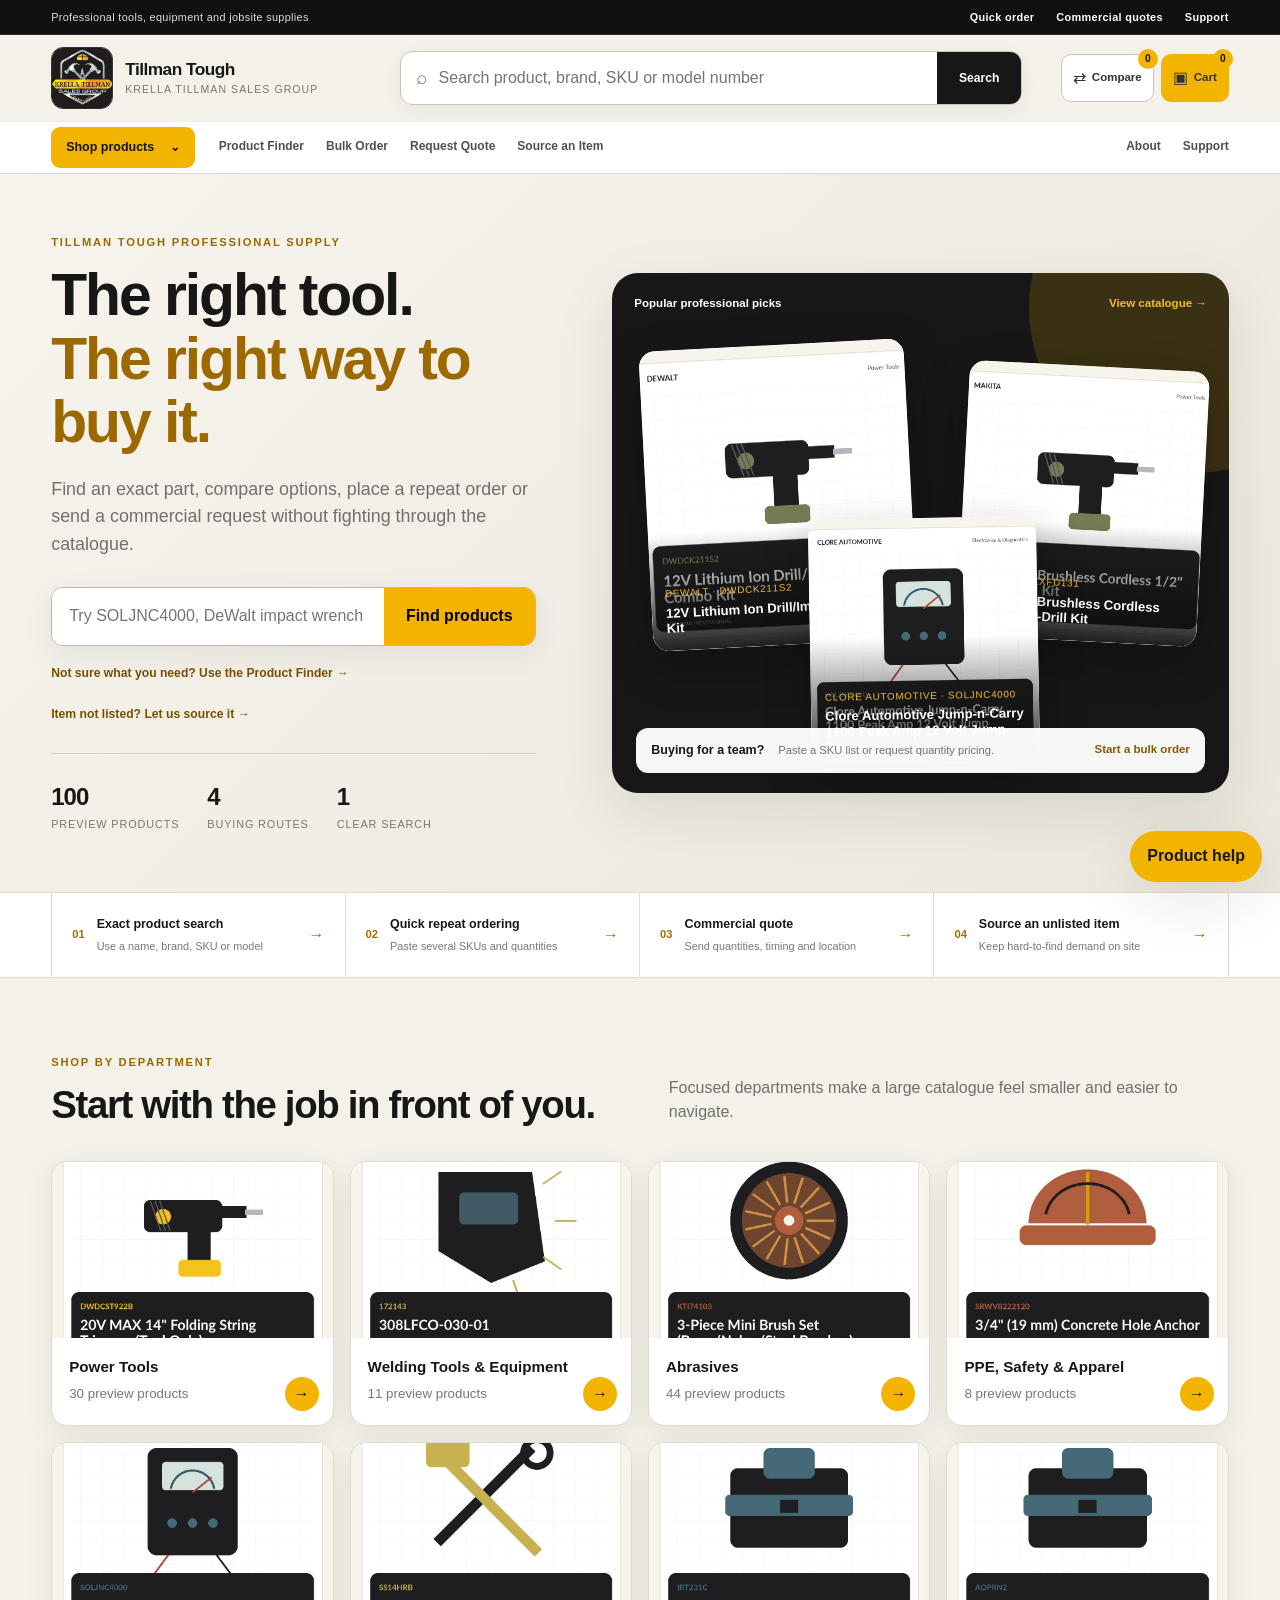
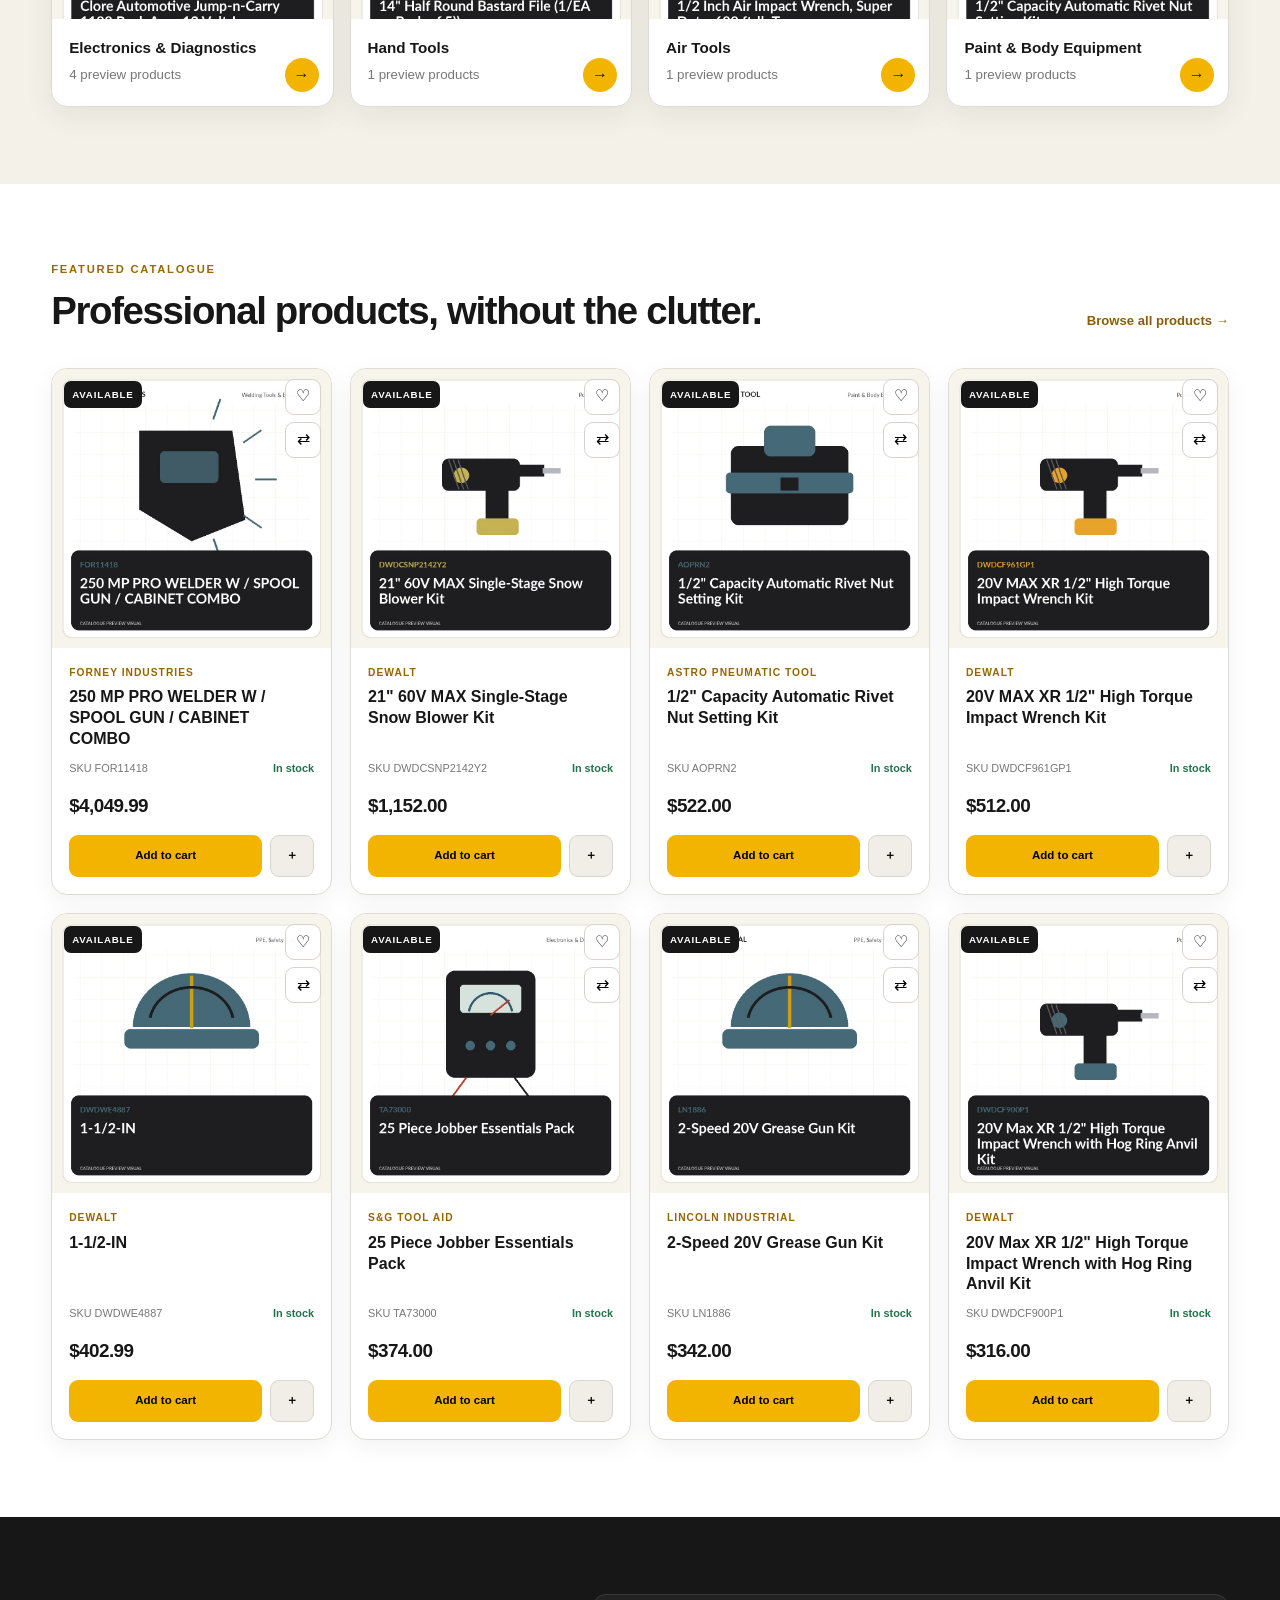
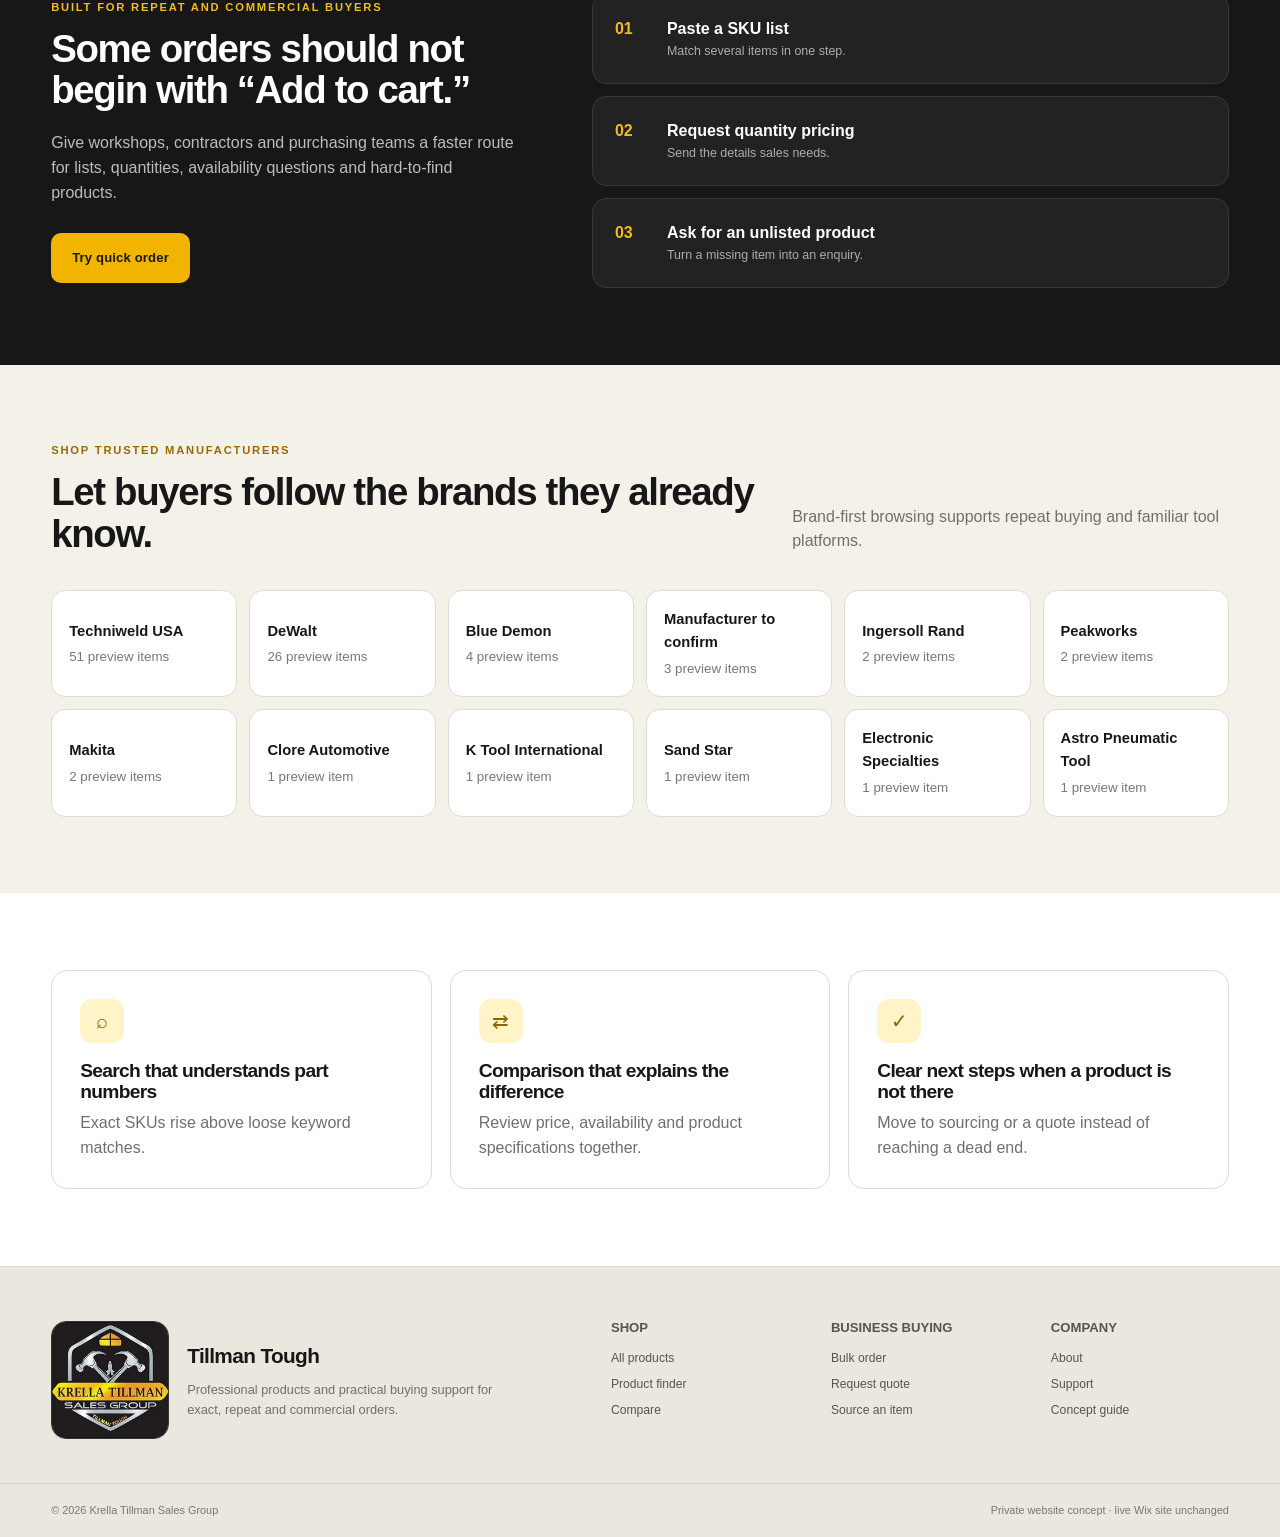
<file: index.html>
<!doctype html>
<html lang="en">
<head>
<meta charset="utf-8">
<meta name="viewport" content="width=device-width,initial-scale=1">
<title>Tillman Tough | Professional Tools & Equipment</title>
<meta name="description" content="Professional tools, exact-part search, comparison, bulk ordering and commercial buying support.">
<meta name="robots" content="noindex,nofollow">
<link rel="icon" href="assets/images/favicon.jpg" type="image/jpeg">
<link rel="stylesheet" href="assets/css/main.css">
<link rel="stylesheet" href="assets/css/public.css">
<script defer src="data/products.js"></script>
<script defer src="data/config.js"></script>
<script defer src="assets/js/app.js"></script>
</head><body data-page="index.html">
<a class="skip-link" href="#main">Skip to content</a>
<div class="utility-bar">
  <div class="site-container utility-inner">
    <span>Professional tools, equipment and jobsite supplies</span>
    <nav aria-label="Utility navigation"><a href="bulk-order.html">Quick order</a><a href="quote.html">Commercial quotes</a><a href="contact.html">Support</a></nav>
  </div>
</div>
<header class="site-header">
  <div class="site-container header-main">
    <a class="brand" href="index.html" aria-label="Tillman Tough home">
      <img src="assets/images/krella-tillman-logo.jpg" alt="Krella Tillman Sales Group logo" width="72" height="72">
      <span><strong>Tillman Tough</strong><small>Krella Tillman Sales Group</small></span>
    </a>
    <form class="global-search" data-global-search-form role="search">
      <label class="sr-only" for="global-search-input">Search the catalogue</label>
      <span class="search-icon" aria-hidden="true">⌕</span>
      <input id="global-search-input" data-global-search-input autocomplete="off" placeholder="Search product, brand, SKU or model number">
      <button type="submit">Search</button>
      <div class="search-suggestions" data-search-suggestions></div>
    </form>
    <div class="header-actions">
      <a class="header-action" href="compare.html" aria-label="Compare products"><span aria-hidden="true">⇄</span><b>Compare</b><em data-compare-count>0</em></a>
      <button class="header-action header-action--cart" type="button" data-open-cart><span aria-hidden="true">▣</span><b>Cart</b><em data-cart-count>0</em></button>
      <button class="menu-toggle" type="button" data-menu-toggle aria-expanded="false" aria-controls="mobile-nav">Menu</button>
    </div>
  </div>
  <div class="nav-band">
    <div class="site-container nav-inner">
      <details class="department-menu">
        <summary>Shop products <span>⌄</span></summary>
        <div class="department-panel">
          <div><b>Core departments</b><a href="shop.html?category=Power%20Tools">Power tools</a><a href="shop.html?category=Hand%20Tools">Hand tools</a><a href="shop.html?category=Electronics%20%26%20Diagnostics">Diagnostics</a></div>
          <div><b>Specialist supplies</b><a href="shop.html?category=Welding%20Tools%20%26%20Equipment">Welding</a><a href="shop.html?category=Abrasives">Abrasives</a><a href="shop.html?category=PPE%2C%20Safety%20%26%20Apparel">Safety &amp; PPE</a></div>
          <div class="department-feature"><span>Need an exact part?</span><strong>Search by SKU or model number.</strong><a href="shop.html">Open the catalogue →</a></div>
        </div>
      </details>
      <nav class="primary-nav" aria-label="Primary navigation"><a class="nav-link " href="finder.html">Product Finder</a><a class="nav-link " href="bulk-order.html">Bulk Order</a><a class="nav-link " href="quote.html">Request Quote</a><a class="nav-link " href="source-item.html">Source an Item</a></nav>
      <nav class="secondary-nav" aria-label="Company navigation"><a class="" href="about.html">About</a><a class="" href="contact.html">Support</a></nav>
    </div>
  </div>
  <nav class="mobile-nav" id="mobile-nav" aria-label="Mobile navigation">
    <a href="shop.html">Shop all products</a><a href="finder.html">Product finder</a><a href="compare.html">Compare products</a><a href="bulk-order.html">Bulk order</a><a href="quote.html">Request quote</a><a href="source-item.html">Source an item</a><a href="about.html">About</a><a href="contact.html">Support</a>
  </nav>
</header>
<main id="main">
<section class="home-hero">
  <div class="site-container hero-grid">
    <div class="hero-copy">
      <div class="eyebrow">Tillman Tough professional supply</div>
      <h1>The right tool. <span>The right way to buy it.</span></h1>
      <p>Find an exact part, compare options, place a repeat order or send a commercial request without fighting through the catalogue.</p>
      <form class="hero-search" data-hero-search-form>
        <input data-hero-search-input aria-label="Search by product or part number" placeholder="Try SOLJNC4000, DeWalt impact wrench or Makita drill">
        <button type="submit">Find products</button>
      </form>
      <div class="hero-links"><a href="finder.html">Not sure what you need? Use the Product Finder →</a><a href="source-item.html">Item not listed? Let us source it →</a></div>
      <div class="hero-proof"><span><b>100</b> preview products</span><span><b>4</b> buying routes</span><span><b>1</b> clear search</span></div>
    </div>
    <div class="hero-stage">
      <div class="hero-stage__header"><span>Popular professional picks</span><a href="shop.html">View catalogue →</a></div>
      <a class="hero-product hero-product--1" href="product.html?id=ea8b7fd6-53d4-4a81-94e8-0679b30208b7"><img src="assets/images/catalog/ffc78e47300a.jpg" alt="12V Lithium Ion Drill/Impact Combo Kit"><span><small>DeWalt · DWDCK211S2</small><strong>12V Lithium Ion Drill/Impact Combo Kit</strong></span></a><a class="hero-product hero-product--2" href="product.html?id=93613ae6-6cbb-46eb-8ffd-aa095ca3d89d"><img src="assets/images/catalog/2038b4f3dc1a.jpg" alt="18V LXT® Brushless Cordless 1/2" Driver-Drill Kit"><span><small>Makita · MKXFD131</small><strong>18V LXT® Brushless Cordless 1/2" Driver-Drill Kit</strong></span></a><a class="hero-product hero-product--3" href="product.html?id=soljnc4000-preview"><img src="assets/images/catalog/380423db9b20.jpg" alt="Clore Automotive Jump-n-Carry 1100 Peak Amp 12 Volt Jump Starter"><span><small>Clore Automotive · SOLJNC4000</small><strong>Clore Automotive Jump-n-Carry 1100 Peak Amp 12 Volt Jump Starter</strong></span></a>
      <div class="hero-stage__note"><b>Buying for a team?</b><span>Paste a SKU list or request quantity pricing.</span><a href="bulk-order.html">Start a bulk order</a></div>
    </div>
  </div>
</section>
<section class="route-strip">
  <div class="site-container route-grid">
    <a href="shop.html"><span>01</span><div><b>Exact product search</b><small>Use a name, brand, SKU or model</small></div><i>→</i></a>
    <a href="bulk-order.html"><span>02</span><div><b>Quick repeat ordering</b><small>Paste several SKUs and quantities</small></div><i>→</i></a>
    <a href="quote.html"><span>03</span><div><b>Commercial quote</b><small>Send quantities, timing and location</small></div><i>→</i></a>
    <a href="source-item.html"><span>04</span><div><b>Source an unlisted item</b><small>Keep hard-to-find demand on site</small></div><i>→</i></a>
  </div>
</section>
<section class="section section--paper">
  <div class="site-container">
    <div class="section-heading"><div><span class="eyebrow">Shop by department</span><h2>Start with the job in front of you.</h2></div><p>Focused departments make a large catalogue feel smaller and easier to navigate.</p></div>
    <div class="category-grid" data-category-grid></div>
  </div>
</section>
<section class="section">
  <div class="site-container">
    <div class="section-heading"><div><span class="eyebrow">Featured catalogue</span><h2>Professional products, without the clutter.</h2></div><a class="text-link" href="shop.html">Browse all products →</a></div>
    <div class="product-grid" data-featured-grid data-limit="8"></div>
  </div>
</section>
<section class="section section--dark buyer-section">
  <div class="site-container buyer-grid">
    <div class="buyer-copy"><span class="eyebrow eyebrow--yellow">Built for repeat and commercial buyers</span><h2>Some orders should not begin with “Add to cart.”</h2><p>Give workshops, contractors and purchasing teams a faster route for lists, quantities, availability questions and hard-to-find products.</p><a class="button button--yellow" href="bulk-order.html">Try quick order</a></div>
    <div class="buyer-options">
      <a href="bulk-order.html"><span>01</span><strong>Paste a SKU list</strong><p>Match several items in one step.</p></a>
      <a href="quote.html"><span>02</span><strong>Request quantity pricing</strong><p>Send the details sales needs.</p></a>
      <a href="source-item.html"><span>03</span><strong>Ask for an unlisted product</strong><p>Turn a missing item into an enquiry.</p></a>
    </div>
  </div>
</section>
<section class="section section--paper">
  <div class="site-container">
    <div class="section-heading"><div><span class="eyebrow">Shop trusted manufacturers</span><h2>Let buyers follow the brands they already know.</h2></div><p>Brand-first browsing supports repeat buying and familiar tool platforms.</p></div>
    <div class="brand-grid" data-brand-grid></div>
  </div>
</section>
<section class="section">
  <div class="site-container service-grid">
    <article><span>⌕</span><h3>Search that understands part numbers</h3><p>Exact SKUs rise above loose keyword matches.</p></article>
    <article><span>⇄</span><h3>Comparison that explains the difference</h3><p>Review price, availability and product specifications together.</p></article>
    <article><span>✓</span><h3>Clear next steps when a product is not there</h3><p>Move to sourcing or a quote instead of reaching a dead end.</p></article>
  </div>
</section>
</main><footer class="site-footer">
  <div class="site-container footer-grid">
    <div class="footer-brand"><img src="assets/images/krella-tillman-logo.jpg" alt="Krella Tillman Sales Group"><div><strong>Tillman Tough</strong><p>Professional products and practical buying support for exact, repeat and commercial orders.</p></div></div>
    <div><h2>Shop</h2><a href="shop.html">All products</a><a href="finder.html">Product finder</a><a href="compare.html">Compare</a></div>
    <div><h2>Business buying</h2><a href="bulk-order.html">Bulk order</a><a href="quote.html">Request quote</a><a href="source-item.html">Source an item</a></div>
    <div><h2>Company</h2><a href="about.html">About</a><a href="contact.html">Support</a><a href="review.html">Concept guide</a></div>
  </div>
  <div class="site-container footer-bottom"><span>© 2026 Krella Tillman Sales Group</span><span>Private website concept · live Wix site unchanged</span></div>
</footer>
</body></html>
</file>
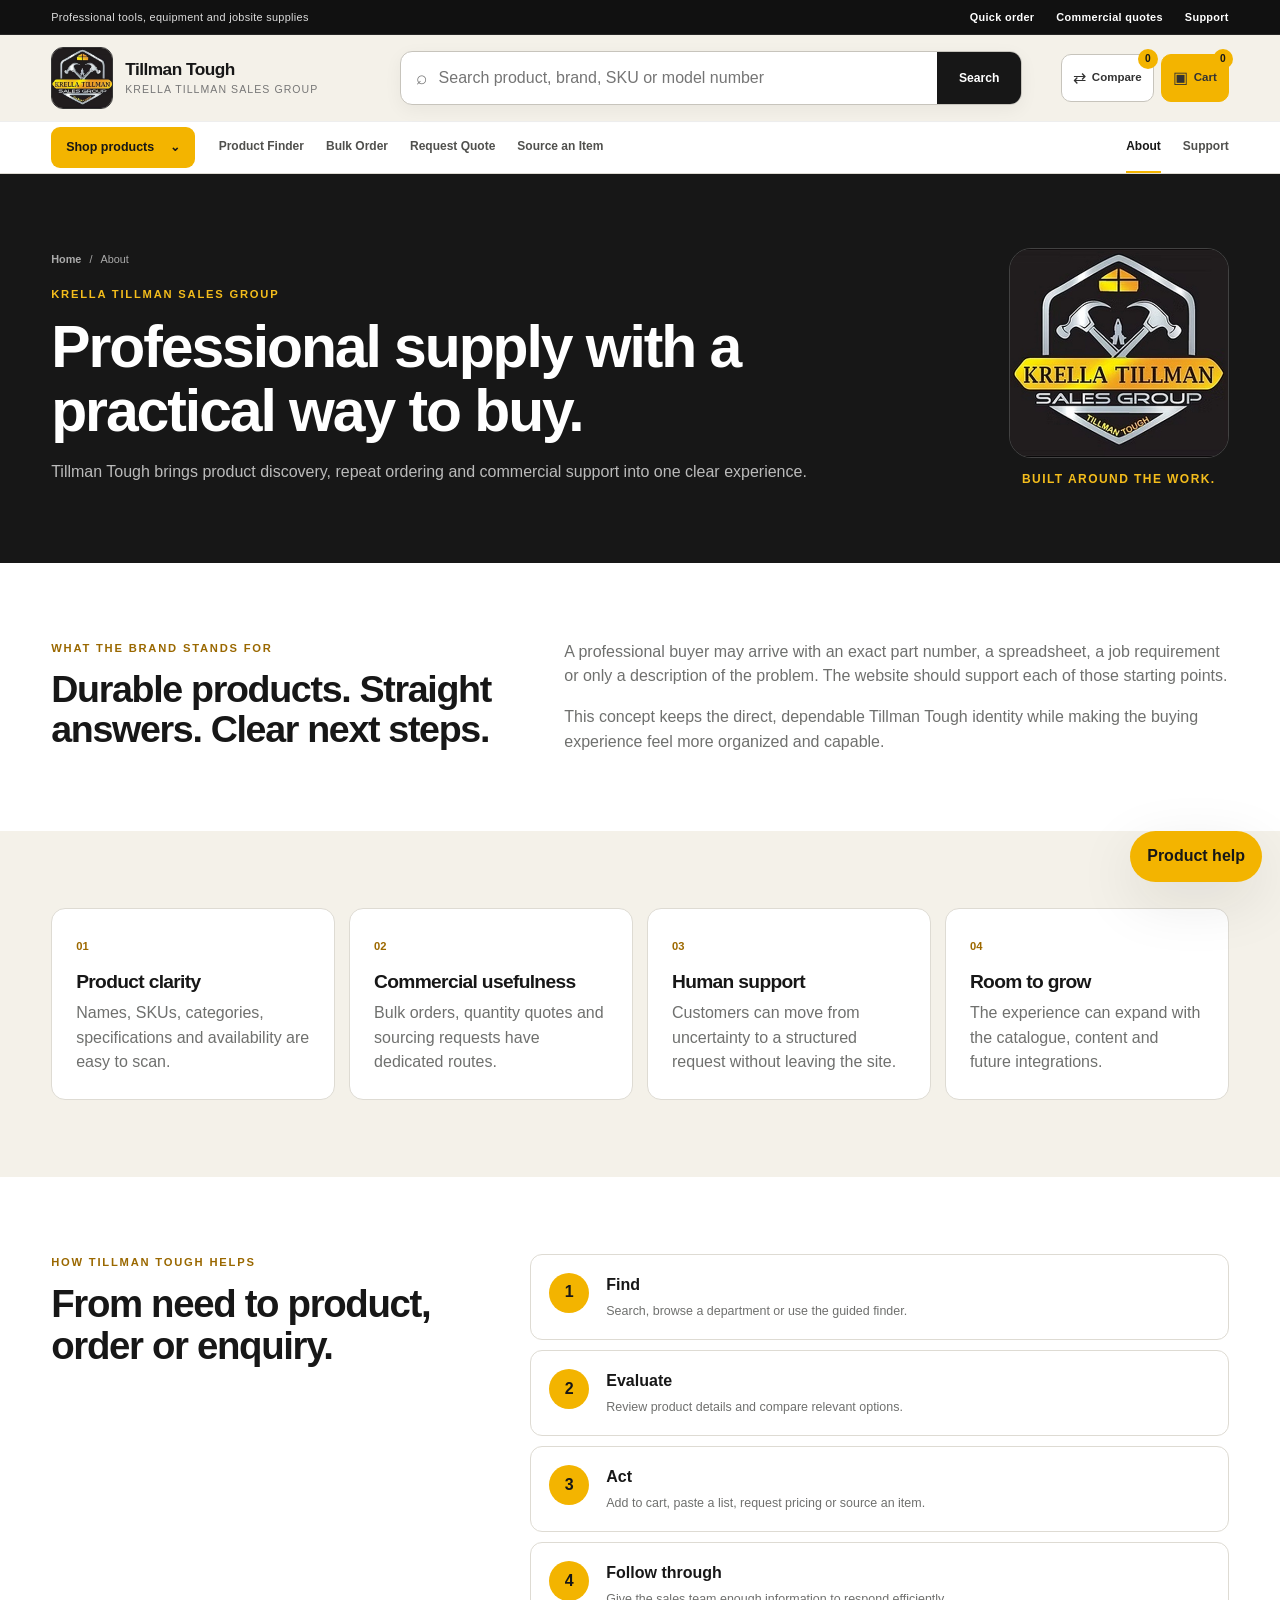
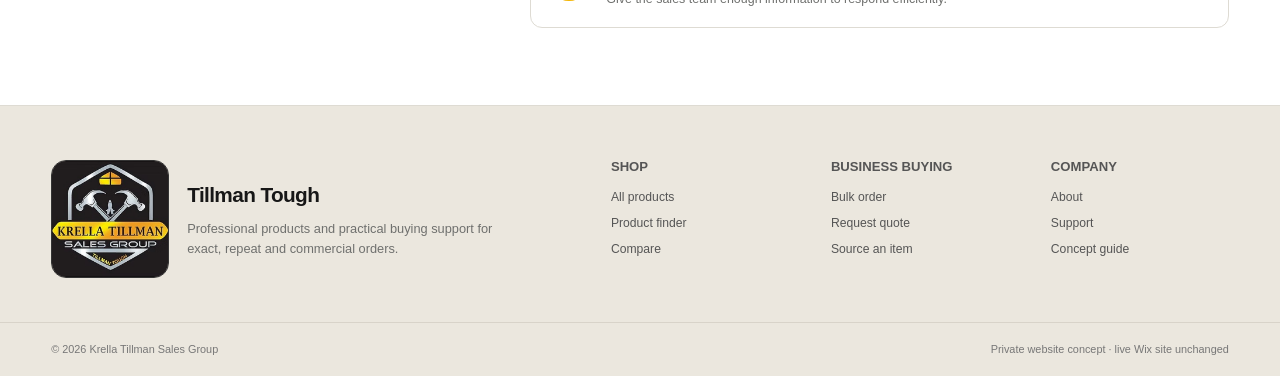
<file: about.html>
<!doctype html>
<html lang="en">
<head>
<meta charset="utf-8">
<meta name="viewport" content="width=device-width,initial-scale=1">
<title>About Tillman Tough</title>
<meta name="description" content="Learn how Tillman Tough supports professional product discovery and commercial buying.">
<meta name="robots" content="noindex,nofollow">
<link rel="icon" href="assets/images/favicon.jpg" type="image/jpeg">
<link rel="stylesheet" href="assets/css/main.css">
<link rel="stylesheet" href="assets/css/public.css">
<script defer src="data/products.js"></script>
<script defer src="data/config.js"></script>
<script defer src="assets/js/app.js"></script>
</head><body data-page="about.html">
<a class="skip-link" href="#main">Skip to content</a>
<div class="utility-bar">
  <div class="site-container utility-inner">
    <span>Professional tools, equipment and jobsite supplies</span>
    <nav aria-label="Utility navigation"><a href="bulk-order.html">Quick order</a><a href="quote.html">Commercial quotes</a><a href="contact.html">Support</a></nav>
  </div>
</div>
<header class="site-header">
  <div class="site-container header-main">
    <a class="brand" href="index.html" aria-label="Tillman Tough home">
      <img src="assets/images/krella-tillman-logo.jpg" alt="Krella Tillman Sales Group logo" width="72" height="72">
      <span><strong>Tillman Tough</strong><small>Krella Tillman Sales Group</small></span>
    </a>
    <form class="global-search" data-global-search-form role="search">
      <label class="sr-only" for="global-search-input">Search the catalogue</label>
      <span class="search-icon" aria-hidden="true">⌕</span>
      <input id="global-search-input" data-global-search-input autocomplete="off" placeholder="Search product, brand, SKU or model number">
      <button type="submit">Search</button>
      <div class="search-suggestions" data-search-suggestions></div>
    </form>
    <div class="header-actions">
      <a class="header-action" href="compare.html" aria-label="Compare products"><span aria-hidden="true">⇄</span><b>Compare</b><em data-compare-count>0</em></a>
      <button class="header-action header-action--cart" type="button" data-open-cart><span aria-hidden="true">▣</span><b>Cart</b><em data-cart-count>0</em></button>
      <button class="menu-toggle" type="button" data-menu-toggle aria-expanded="false" aria-controls="mobile-nav">Menu</button>
    </div>
  </div>
  <div class="nav-band">
    <div class="site-container nav-inner">
      <details class="department-menu">
        <summary>Shop products <span>⌄</span></summary>
        <div class="department-panel">
          <div><b>Core departments</b><a href="shop.html?category=Power%20Tools">Power tools</a><a href="shop.html?category=Hand%20Tools">Hand tools</a><a href="shop.html?category=Electronics%20%26%20Diagnostics">Diagnostics</a></div>
          <div><b>Specialist supplies</b><a href="shop.html?category=Welding%20Tools%20%26%20Equipment">Welding</a><a href="shop.html?category=Abrasives">Abrasives</a><a href="shop.html?category=PPE%2C%20Safety%20%26%20Apparel">Safety &amp; PPE</a></div>
          <div class="department-feature"><span>Need an exact part?</span><strong>Search by SKU or model number.</strong><a href="shop.html">Open the catalogue →</a></div>
        </div>
      </details>
      <nav class="primary-nav" aria-label="Primary navigation"><a class="nav-link " href="finder.html">Product Finder</a><a class="nav-link " href="bulk-order.html">Bulk Order</a><a class="nav-link " href="quote.html">Request Quote</a><a class="nav-link " href="source-item.html">Source an Item</a></nav>
      <nav class="secondary-nav" aria-label="Company navigation"><a class="is-active" href="about.html">About</a><a class="" href="contact.html">Support</a></nav>
    </div>
  </div>
  <nav class="mobile-nav" id="mobile-nav" aria-label="Mobile navigation">
    <a href="shop.html">Shop all products</a><a href="finder.html">Product finder</a><a href="compare.html">Compare products</a><a href="bulk-order.html">Bulk order</a><a href="quote.html">Request quote</a><a href="source-item.html">Source an item</a><a href="about.html">About</a><a href="contact.html">Support</a>
  </nav>
</header>
<main id="main">
<section class="about-hero"><div class="site-container about-hero__grid"><div><nav class="breadcrumbs breadcrumbs--light"><a href="index.html">Home</a><span>/</span><span>About</span></nav><span class="eyebrow eyebrow--yellow">Krella Tillman Sales Group</span><h1>Professional supply with a practical way to buy.</h1><p>Tillman Tough brings product discovery, repeat ordering and commercial support into one clear experience.</p></div><div class="about-mark"><img src="assets/images/krella-tillman-logo.jpg" alt="Krella Tillman Sales Group"><span>Built around the work.</span></div></div></section>
<section class="section"><div class="site-container story-grid"><div><span class="eyebrow">What the brand stands for</span><h2>Durable products. Straight answers. Clear next steps.</h2></div><div><p>A professional buyer may arrive with an exact part number, a spreadsheet, a job requirement or only a description of the problem. The website should support each of those starting points.</p><p>This concept keeps the direct, dependable Tillman Tough identity while making the buying experience feel more organized and capable.</p></div></div></section>
<section class="section section--paper"><div class="site-container value-grid"><article><span>01</span><h3>Product clarity</h3><p>Names, SKUs, categories, specifications and availability are easy to scan.</p></article><article><span>02</span><h3>Commercial usefulness</h3><p>Bulk orders, quantity quotes and sourcing requests have dedicated routes.</p></article><article><span>03</span><h3>Human support</h3><p>Customers can move from uncertainty to a structured request without leaving the site.</p></article><article><span>04</span><h3>Room to grow</h3><p>The experience can expand with the catalogue, content and future integrations.</p></article></div></section>
<section class="section"><div class="site-container process-layout"><div><span class="eyebrow">How Tillman Tough helps</span><h2>From need to product, order or enquiry.</h2></div><div class="process-list"><article><span>1</span><div><b>Find</b><p>Search, browse a department or use the guided finder.</p></div></article><article><span>2</span><div><b>Evaluate</b><p>Review product details and compare relevant options.</p></div></article><article><span>3</span><div><b>Act</b><p>Add to cart, paste a list, request pricing or source an item.</p></div></article><article><span>4</span><div><b>Follow through</b><p>Give the sales team enough information to respond efficiently.</p></div></article></div></div></section>
</main><footer class="site-footer">
  <div class="site-container footer-grid">
    <div class="footer-brand"><img src="assets/images/krella-tillman-logo.jpg" alt="Krella Tillman Sales Group"><div><strong>Tillman Tough</strong><p>Professional products and practical buying support for exact, repeat and commercial orders.</p></div></div>
    <div><h2>Shop</h2><a href="shop.html">All products</a><a href="finder.html">Product finder</a><a href="compare.html">Compare</a></div>
    <div><h2>Business buying</h2><a href="bulk-order.html">Bulk order</a><a href="quote.html">Request quote</a><a href="source-item.html">Source an item</a></div>
    <div><h2>Company</h2><a href="about.html">About</a><a href="contact.html">Support</a><a href="review.html">Concept guide</a></div>
  </div>
  <div class="site-container footer-bottom"><span>© 2026 Krella Tillman Sales Group</span><span>Private website concept · live Wix site unchanged</span></div>
</footer>
</body></html>
</file>
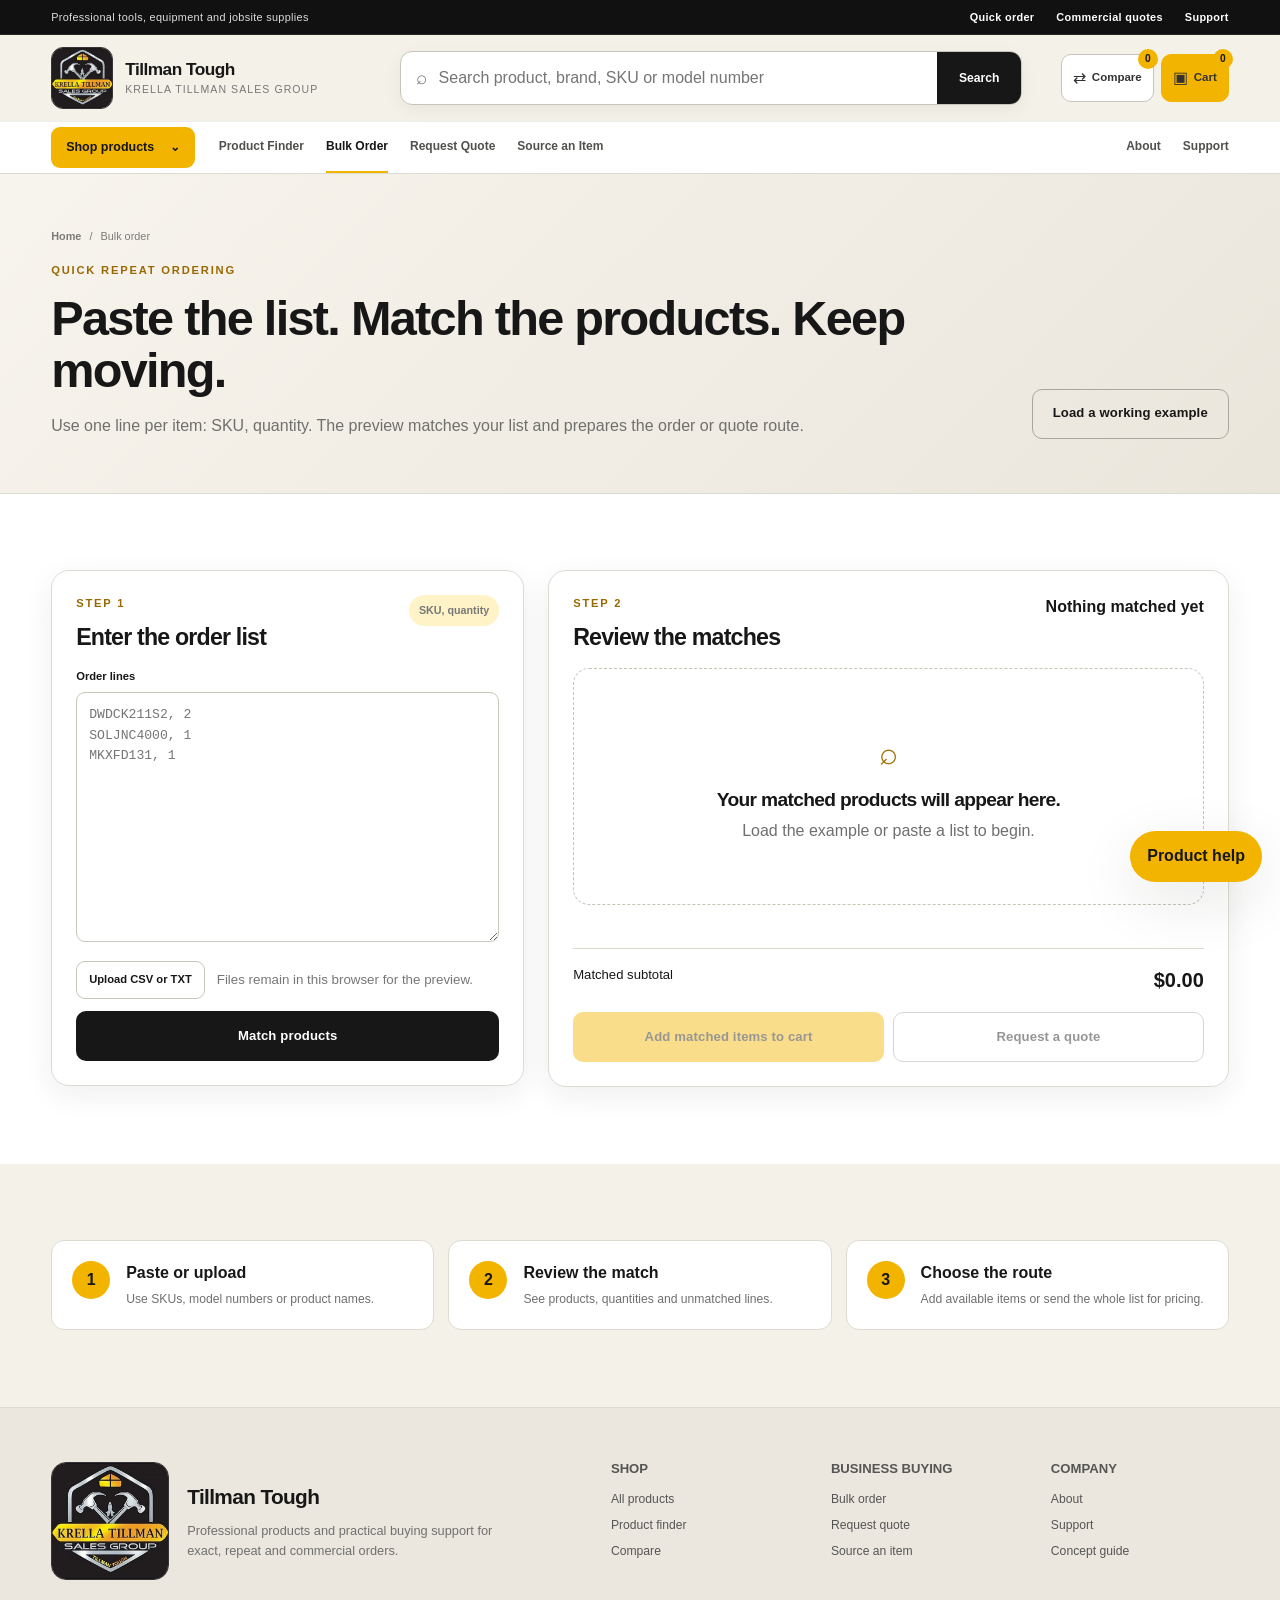
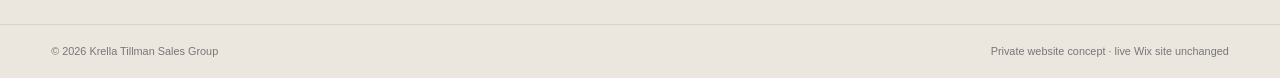
<file: bulk-order.html>
<!doctype html>
<html lang="en">
<head>
<meta charset="utf-8">
<meta name="viewport" content="width=device-width,initial-scale=1">
<title>Bulk Order | Tillman Tough</title>
<meta name="description" content="Paste product SKUs and quantities to prepare a repeat or commercial order.">
<meta name="robots" content="noindex,nofollow">
<link rel="icon" href="assets/images/favicon.jpg" type="image/jpeg">
<link rel="stylesheet" href="assets/css/main.css">
<link rel="stylesheet" href="assets/css/public.css">
<script defer src="data/products.js"></script>
<script defer src="data/config.js"></script>
<script defer src="assets/js/app.js"></script>
</head><body data-page="bulk-order.html">
<a class="skip-link" href="#main">Skip to content</a>
<div class="utility-bar">
  <div class="site-container utility-inner">
    <span>Professional tools, equipment and jobsite supplies</span>
    <nav aria-label="Utility navigation"><a href="bulk-order.html">Quick order</a><a href="quote.html">Commercial quotes</a><a href="contact.html">Support</a></nav>
  </div>
</div>
<header class="site-header">
  <div class="site-container header-main">
    <a class="brand" href="index.html" aria-label="Tillman Tough home">
      <img src="assets/images/krella-tillman-logo.jpg" alt="Krella Tillman Sales Group logo" width="72" height="72">
      <span><strong>Tillman Tough</strong><small>Krella Tillman Sales Group</small></span>
    </a>
    <form class="global-search" data-global-search-form role="search">
      <label class="sr-only" for="global-search-input">Search the catalogue</label>
      <span class="search-icon" aria-hidden="true">⌕</span>
      <input id="global-search-input" data-global-search-input autocomplete="off" placeholder="Search product, brand, SKU or model number">
      <button type="submit">Search</button>
      <div class="search-suggestions" data-search-suggestions></div>
    </form>
    <div class="header-actions">
      <a class="header-action" href="compare.html" aria-label="Compare products"><span aria-hidden="true">⇄</span><b>Compare</b><em data-compare-count>0</em></a>
      <button class="header-action header-action--cart" type="button" data-open-cart><span aria-hidden="true">▣</span><b>Cart</b><em data-cart-count>0</em></button>
      <button class="menu-toggle" type="button" data-menu-toggle aria-expanded="false" aria-controls="mobile-nav">Menu</button>
    </div>
  </div>
  <div class="nav-band">
    <div class="site-container nav-inner">
      <details class="department-menu">
        <summary>Shop products <span>⌄</span></summary>
        <div class="department-panel">
          <div><b>Core departments</b><a href="shop.html?category=Power%20Tools">Power tools</a><a href="shop.html?category=Hand%20Tools">Hand tools</a><a href="shop.html?category=Electronics%20%26%20Diagnostics">Diagnostics</a></div>
          <div><b>Specialist supplies</b><a href="shop.html?category=Welding%20Tools%20%26%20Equipment">Welding</a><a href="shop.html?category=Abrasives">Abrasives</a><a href="shop.html?category=PPE%2C%20Safety%20%26%20Apparel">Safety &amp; PPE</a></div>
          <div class="department-feature"><span>Need an exact part?</span><strong>Search by SKU or model number.</strong><a href="shop.html">Open the catalogue →</a></div>
        </div>
      </details>
      <nav class="primary-nav" aria-label="Primary navigation"><a class="nav-link " href="finder.html">Product Finder</a><a class="nav-link is-active" href="bulk-order.html">Bulk Order</a><a class="nav-link " href="quote.html">Request Quote</a><a class="nav-link " href="source-item.html">Source an Item</a></nav>
      <nav class="secondary-nav" aria-label="Company navigation"><a class="" href="about.html">About</a><a class="" href="contact.html">Support</a></nav>
    </div>
  </div>
  <nav class="mobile-nav" id="mobile-nav" aria-label="Mobile navigation">
    <a href="shop.html">Shop all products</a><a href="finder.html">Product finder</a><a href="compare.html">Compare products</a><a href="bulk-order.html">Bulk order</a><a href="quote.html">Request quote</a><a href="source-item.html">Source an item</a><a href="about.html">About</a><a href="contact.html">Support</a>
  </nav>
</header>
<main id="main">
<section class="page-hero page-hero--compact"><div class="site-container"><nav class="breadcrumbs"><a href="index.html">Home</a><span>/</span><span>Bulk order</span></nav><div class="page-hero__row"><div><span class="eyebrow">Quick repeat ordering</span><h1>Paste the list. Match the products. Keep moving.</h1><p>Use one line per item: SKU, quantity. The preview matches your list and prepares the order or quote route.</p></div><button class="button button--outline" type="button" data-load-bulk-example>Load a working example</button></div></div></section>
<section class="section"><div class="site-container bulk-layout">
  <div class="bulk-entry panel"><div class="panel-heading"><div><span class="eyebrow">Step 1</span><h2>Enter the order list</h2></div><span class="format-pill">SKU, quantity</span></div><label class="textarea-label" for="bulk-text">Order lines</label><textarea id="bulk-text" rows="11" placeholder="DWDCK211S2, 2&#10;SOLJNC4000, 1&#10;MKXFD131, 1"></textarea><div class="file-row"><label class="file-button">Upload CSV or TXT<input id="bulk-file" type="file" accept=".csv,.txt,text/csv,text/plain"></label><small>Files remain in this browser for the preview.</small></div><button class="button button--dark button--full" type="button" data-match-bulk>Match products</button></div>
  <div class="bulk-results panel"><div class="panel-heading"><div><span class="eyebrow">Step 2</span><h2>Review the matches</h2></div><strong data-bulk-summary>Nothing matched yet</strong></div><div data-bulk-results class="bulk-table-wrap"><div class="empty-state"><span>⌕</span><h3>Your matched products will appear here.</h3><p>Load the example or paste a list to begin.</p></div></div><div class="bulk-total"><span>Matched subtotal</span><strong data-bulk-total>$0.00</strong></div><div class="bulk-actions"><button class="button button--yellow" type="button" data-bulk-cart disabled>Add matched items to cart</button><button class="button button--outline" type="button" data-bulk-quote disabled>Request a quote</button></div></div>
</div></section>
<section class="section section--paper"><div class="site-container mini-process"><article><span>1</span><div><b>Paste or upload</b><p>Use SKUs, model numbers or product names.</p></div></article><article><span>2</span><div><b>Review the match</b><p>See products, quantities and unmatched lines.</p></div></article><article><span>3</span><div><b>Choose the route</b><p>Add available items or send the whole list for pricing.</p></div></article></div></section>
</main><footer class="site-footer">
  <div class="site-container footer-grid">
    <div class="footer-brand"><img src="assets/images/krella-tillman-logo.jpg" alt="Krella Tillman Sales Group"><div><strong>Tillman Tough</strong><p>Professional products and practical buying support for exact, repeat and commercial orders.</p></div></div>
    <div><h2>Shop</h2><a href="shop.html">All products</a><a href="finder.html">Product finder</a><a href="compare.html">Compare</a></div>
    <div><h2>Business buying</h2><a href="bulk-order.html">Bulk order</a><a href="quote.html">Request quote</a><a href="source-item.html">Source an item</a></div>
    <div><h2>Company</h2><a href="about.html">About</a><a href="contact.html">Support</a><a href="review.html">Concept guide</a></div>
  </div>
  <div class="site-container footer-bottom"><span>© 2026 Krella Tillman Sales Group</span><span>Private website concept · live Wix site unchanged</span></div>
</footer>
</body></html>
</file>
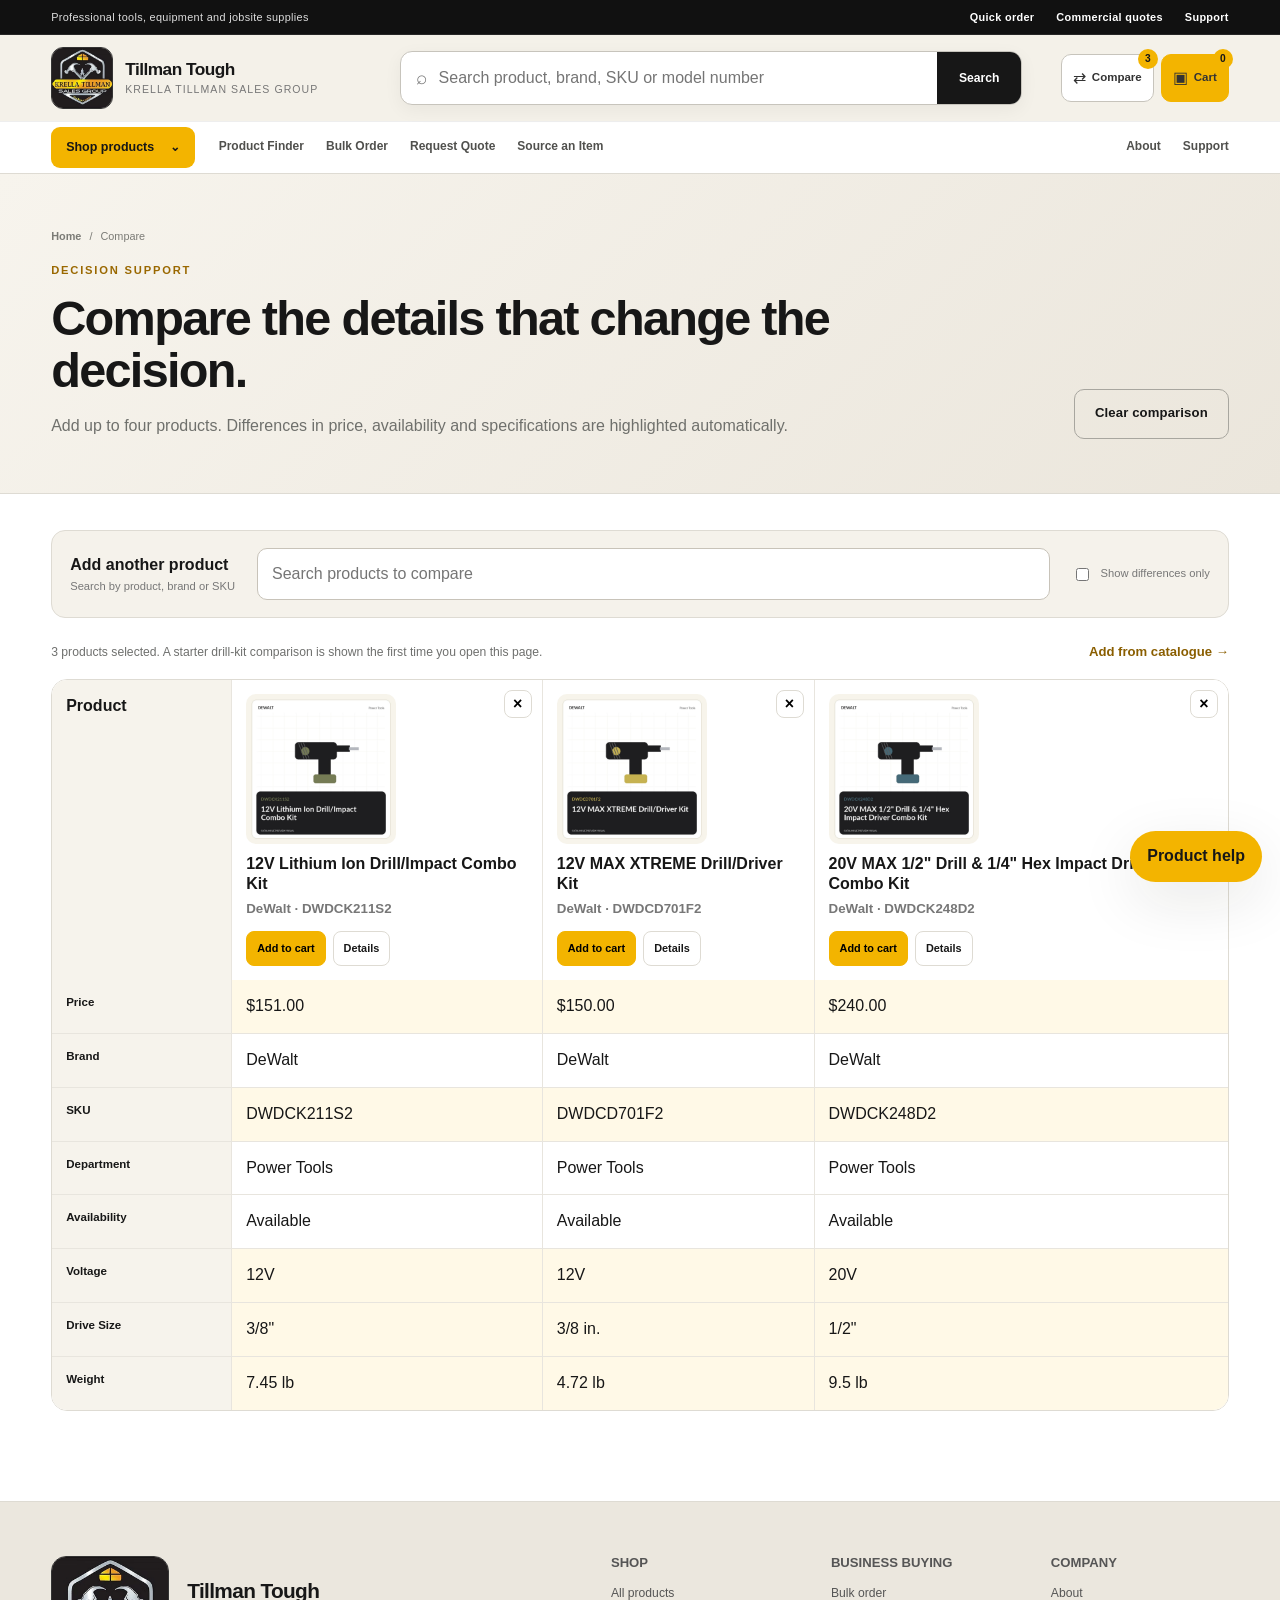
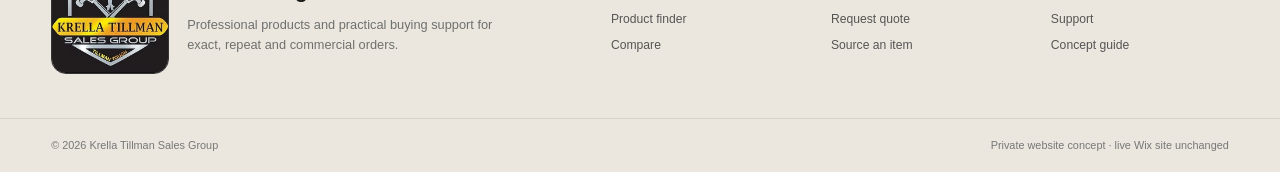
<file: compare.html>
<!doctype html>
<html lang="en">
<head>
<meta charset="utf-8">
<meta name="viewport" content="width=device-width,initial-scale=1">
<title>Compare Products | Tillman Tough</title>
<meta name="description" content="Compare products side by side by price, availability and specifications.">
<meta name="robots" content="noindex,nofollow">
<link rel="icon" href="assets/images/favicon.jpg" type="image/jpeg">
<link rel="stylesheet" href="assets/css/main.css">
<link rel="stylesheet" href="assets/css/public.css">
<script defer src="data/products.js"></script>
<script defer src="data/config.js"></script>
<script defer src="assets/js/app.js"></script>
</head><body data-page="compare.html">
<a class="skip-link" href="#main">Skip to content</a>
<div class="utility-bar">
  <div class="site-container utility-inner">
    <span>Professional tools, equipment and jobsite supplies</span>
    <nav aria-label="Utility navigation"><a href="bulk-order.html">Quick order</a><a href="quote.html">Commercial quotes</a><a href="contact.html">Support</a></nav>
  </div>
</div>
<header class="site-header">
  <div class="site-container header-main">
    <a class="brand" href="index.html" aria-label="Tillman Tough home">
      <img src="assets/images/krella-tillman-logo.jpg" alt="Krella Tillman Sales Group logo" width="72" height="72">
      <span><strong>Tillman Tough</strong><small>Krella Tillman Sales Group</small></span>
    </a>
    <form class="global-search" data-global-search-form role="search">
      <label class="sr-only" for="global-search-input">Search the catalogue</label>
      <span class="search-icon" aria-hidden="true">⌕</span>
      <input id="global-search-input" data-global-search-input autocomplete="off" placeholder="Search product, brand, SKU or model number">
      <button type="submit">Search</button>
      <div class="search-suggestions" data-search-suggestions></div>
    </form>
    <div class="header-actions">
      <a class="header-action" href="compare.html" aria-label="Compare products"><span aria-hidden="true">⇄</span><b>Compare</b><em data-compare-count>0</em></a>
      <button class="header-action header-action--cart" type="button" data-open-cart><span aria-hidden="true">▣</span><b>Cart</b><em data-cart-count>0</em></button>
      <button class="menu-toggle" type="button" data-menu-toggle aria-expanded="false" aria-controls="mobile-nav">Menu</button>
    </div>
  </div>
  <div class="nav-band">
    <div class="site-container nav-inner">
      <details class="department-menu">
        <summary>Shop products <span>⌄</span></summary>
        <div class="department-panel">
          <div><b>Core departments</b><a href="shop.html?category=Power%20Tools">Power tools</a><a href="shop.html?category=Hand%20Tools">Hand tools</a><a href="shop.html?category=Electronics%20%26%20Diagnostics">Diagnostics</a></div>
          <div><b>Specialist supplies</b><a href="shop.html?category=Welding%20Tools%20%26%20Equipment">Welding</a><a href="shop.html?category=Abrasives">Abrasives</a><a href="shop.html?category=PPE%2C%20Safety%20%26%20Apparel">Safety &amp; PPE</a></div>
          <div class="department-feature"><span>Need an exact part?</span><strong>Search by SKU or model number.</strong><a href="shop.html">Open the catalogue →</a></div>
        </div>
      </details>
      <nav class="primary-nav" aria-label="Primary navigation"><a class="nav-link " href="finder.html">Product Finder</a><a class="nav-link " href="bulk-order.html">Bulk Order</a><a class="nav-link " href="quote.html">Request Quote</a><a class="nav-link " href="source-item.html">Source an Item</a></nav>
      <nav class="secondary-nav" aria-label="Company navigation"><a class="" href="about.html">About</a><a class="" href="contact.html">Support</a></nav>
    </div>
  </div>
  <nav class="mobile-nav" id="mobile-nav" aria-label="Mobile navigation">
    <a href="shop.html">Shop all products</a><a href="finder.html">Product finder</a><a href="compare.html">Compare products</a><a href="bulk-order.html">Bulk order</a><a href="quote.html">Request quote</a><a href="source-item.html">Source an item</a><a href="about.html">About</a><a href="contact.html">Support</a>
  </nav>
</header>
<main id="main">
<section class="page-hero page-hero--compact"><div class="site-container"><nav class="breadcrumbs"><a href="index.html">Home</a><span>/</span><span>Compare</span></nav><div class="page-hero__row"><div><span class="eyebrow">Decision support</span><h1>Compare the details that change the decision.</h1><p>Add up to four products. Differences in price, availability and specifications are highlighted automatically.</p></div><button class="button button--outline" type="button" data-clear-compare>Clear comparison</button></div></div></section>
<section class="compare-section"><div class="site-container">
  <div class="compare-builder">
    <div><strong>Add another product</strong><span>Search by product, brand or SKU</span></div>
    <div class="compare-search"><input id="compare-search" placeholder="Search products to compare" autocomplete="off"><div class="compare-search-results" data-compare-search-results></div></div>
    <label class="check-row compare-diff-toggle"><input type="checkbox" data-only-differences><span>Show differences only</span></label>
  </div>
  <div data-compare-page></div>
</div></section>
</main><footer class="site-footer">
  <div class="site-container footer-grid">
    <div class="footer-brand"><img src="assets/images/krella-tillman-logo.jpg" alt="Krella Tillman Sales Group"><div><strong>Tillman Tough</strong><p>Professional products and practical buying support for exact, repeat and commercial orders.</p></div></div>
    <div><h2>Shop</h2><a href="shop.html">All products</a><a href="finder.html">Product finder</a><a href="compare.html">Compare</a></div>
    <div><h2>Business buying</h2><a href="bulk-order.html">Bulk order</a><a href="quote.html">Request quote</a><a href="source-item.html">Source an item</a></div>
    <div><h2>Company</h2><a href="about.html">About</a><a href="contact.html">Support</a><a href="review.html">Concept guide</a></div>
  </div>
  <div class="site-container footer-bottom"><span>© 2026 Krella Tillman Sales Group</span><span>Private website concept · live Wix site unchanged</span></div>
</footer>
</body></html>
</file>
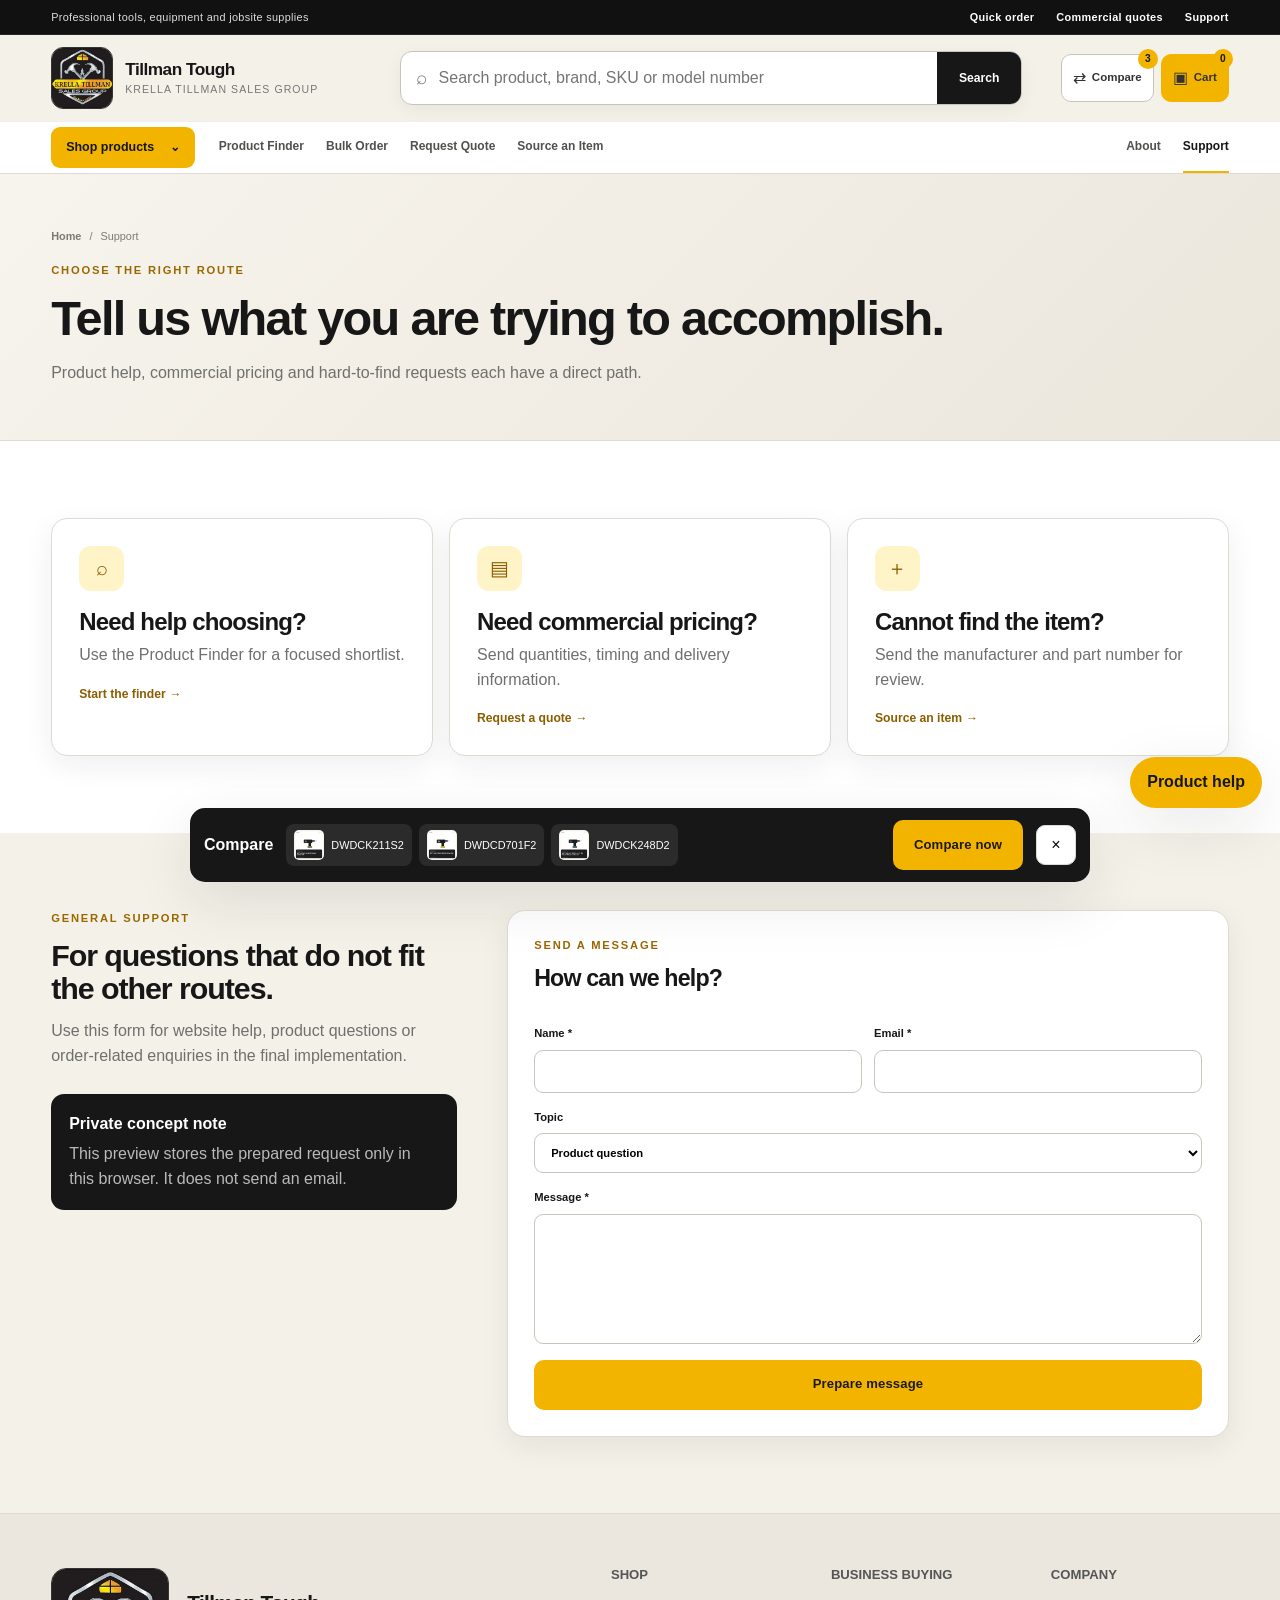
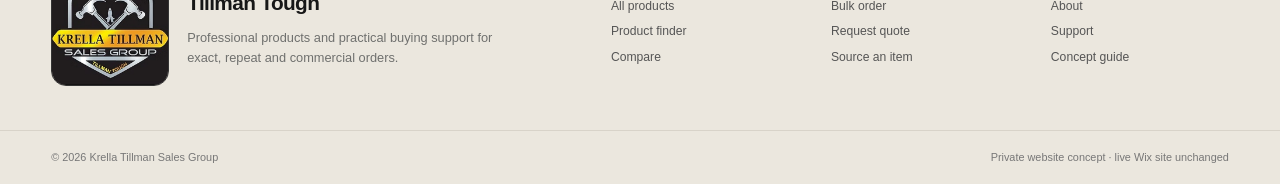
<file: contact.html>
<!doctype html>
<html lang="en">
<head>
<meta charset="utf-8">
<meta name="viewport" content="width=device-width,initial-scale=1">
<title>Support | Tillman Tough</title>
<meta name="description" content="Choose the right support route for product help, commercial pricing or sourcing.">
<meta name="robots" content="noindex,nofollow">
<link rel="icon" href="assets/images/favicon.jpg" type="image/jpeg">
<link rel="stylesheet" href="assets/css/main.css">
<link rel="stylesheet" href="assets/css/public.css">
<script defer src="data/products.js"></script>
<script defer src="data/config.js"></script>
<script defer src="assets/js/app.js"></script>
</head><body data-page="contact.html">
<a class="skip-link" href="#main">Skip to content</a>
<div class="utility-bar">
  <div class="site-container utility-inner">
    <span>Professional tools, equipment and jobsite supplies</span>
    <nav aria-label="Utility navigation"><a href="bulk-order.html">Quick order</a><a href="quote.html">Commercial quotes</a><a href="contact.html">Support</a></nav>
  </div>
</div>
<header class="site-header">
  <div class="site-container header-main">
    <a class="brand" href="index.html" aria-label="Tillman Tough home">
      <img src="assets/images/krella-tillman-logo.jpg" alt="Krella Tillman Sales Group logo" width="72" height="72">
      <span><strong>Tillman Tough</strong><small>Krella Tillman Sales Group</small></span>
    </a>
    <form class="global-search" data-global-search-form role="search">
      <label class="sr-only" for="global-search-input">Search the catalogue</label>
      <span class="search-icon" aria-hidden="true">⌕</span>
      <input id="global-search-input" data-global-search-input autocomplete="off" placeholder="Search product, brand, SKU or model number">
      <button type="submit">Search</button>
      <div class="search-suggestions" data-search-suggestions></div>
    </form>
    <div class="header-actions">
      <a class="header-action" href="compare.html" aria-label="Compare products"><span aria-hidden="true">⇄</span><b>Compare</b><em data-compare-count>0</em></a>
      <button class="header-action header-action--cart" type="button" data-open-cart><span aria-hidden="true">▣</span><b>Cart</b><em data-cart-count>0</em></button>
      <button class="menu-toggle" type="button" data-menu-toggle aria-expanded="false" aria-controls="mobile-nav">Menu</button>
    </div>
  </div>
  <div class="nav-band">
    <div class="site-container nav-inner">
      <details class="department-menu">
        <summary>Shop products <span>⌄</span></summary>
        <div class="department-panel">
          <div><b>Core departments</b><a href="shop.html?category=Power%20Tools">Power tools</a><a href="shop.html?category=Hand%20Tools">Hand tools</a><a href="shop.html?category=Electronics%20%26%20Diagnostics">Diagnostics</a></div>
          <div><b>Specialist supplies</b><a href="shop.html?category=Welding%20Tools%20%26%20Equipment">Welding</a><a href="shop.html?category=Abrasives">Abrasives</a><a href="shop.html?category=PPE%2C%20Safety%20%26%20Apparel">Safety &amp; PPE</a></div>
          <div class="department-feature"><span>Need an exact part?</span><strong>Search by SKU or model number.</strong><a href="shop.html">Open the catalogue →</a></div>
        </div>
      </details>
      <nav class="primary-nav" aria-label="Primary navigation"><a class="nav-link " href="finder.html">Product Finder</a><a class="nav-link " href="bulk-order.html">Bulk Order</a><a class="nav-link " href="quote.html">Request Quote</a><a class="nav-link " href="source-item.html">Source an Item</a></nav>
      <nav class="secondary-nav" aria-label="Company navigation"><a class="" href="about.html">About</a><a class="is-active" href="contact.html">Support</a></nav>
    </div>
  </div>
  <nav class="mobile-nav" id="mobile-nav" aria-label="Mobile navigation">
    <a href="shop.html">Shop all products</a><a href="finder.html">Product finder</a><a href="compare.html">Compare products</a><a href="bulk-order.html">Bulk order</a><a href="quote.html">Request quote</a><a href="source-item.html">Source an item</a><a href="about.html">About</a><a href="contact.html">Support</a>
  </nav>
</header>
<main id="main">
<section class="page-hero page-hero--compact"><div class="site-container"><nav class="breadcrumbs"><a href="index.html">Home</a><span>/</span><span>Support</span></nav><div class="page-hero__row"><div><span class="eyebrow">Choose the right route</span><h1>Tell us what you are trying to accomplish.</h1><p>Product help, commercial pricing and hard-to-find requests each have a direct path.</p></div></div></div></section>
<section class="section"><div class="site-container contact-routes"><a href="finder.html"><span>⌕</span><h2>Need help choosing?</h2><p>Use the Product Finder for a focused shortlist.</p><b>Start the finder →</b></a><a href="quote.html"><span>▤</span><h2>Need commercial pricing?</h2><p>Send quantities, timing and delivery information.</p><b>Request a quote →</b></a><a href="source-item.html"><span>＋</span><h2>Cannot find the item?</h2><p>Send the manufacturer and part number for review.</p><b>Source an item →</b></a></div></section>
<section class="section section--paper"><div class="site-container form-layout"><aside class="form-aside"><span class="eyebrow">General support</span><h2>For questions that do not fit the other routes.</h2><p>Use this form for website help, product questions or order-related enquiries in the final implementation.</p><div class="aside-note"><b>Private concept note</b><p>This preview stores the prepared request only in this browser. It does not send an email.</p></div></aside><form class="request-form panel" data-request-form="contact"><div class="panel-heading"><div><span class="eyebrow">Send a message</span><h2>How can we help?</h2></div></div><div class="two-fields"><label>Name *<input name="name" required></label><label>Email *<input name="email" type="email" required></label></div><label>Topic<select name="topic"><option>Product question</option><option>Website support</option><option>Order enquiry</option><option>General question</option></select></label><label>Message *<textarea name="message" rows="6" required></textarea></label><button class="button button--yellow button--full" type="submit">Prepare message</button></form></div></section>
</main><footer class="site-footer">
  <div class="site-container footer-grid">
    <div class="footer-brand"><img src="assets/images/krella-tillman-logo.jpg" alt="Krella Tillman Sales Group"><div><strong>Tillman Tough</strong><p>Professional products and practical buying support for exact, repeat and commercial orders.</p></div></div>
    <div><h2>Shop</h2><a href="shop.html">All products</a><a href="finder.html">Product finder</a><a href="compare.html">Compare</a></div>
    <div><h2>Business buying</h2><a href="bulk-order.html">Bulk order</a><a href="quote.html">Request quote</a><a href="source-item.html">Source an item</a></div>
    <div><h2>Company</h2><a href="about.html">About</a><a href="contact.html">Support</a><a href="review.html">Concept guide</a></div>
  </div>
  <div class="site-container footer-bottom"><span>© 2026 Krella Tillman Sales Group</span><span>Private website concept · live Wix site unchanged</span></div>
</footer>
</body></html>
</file>
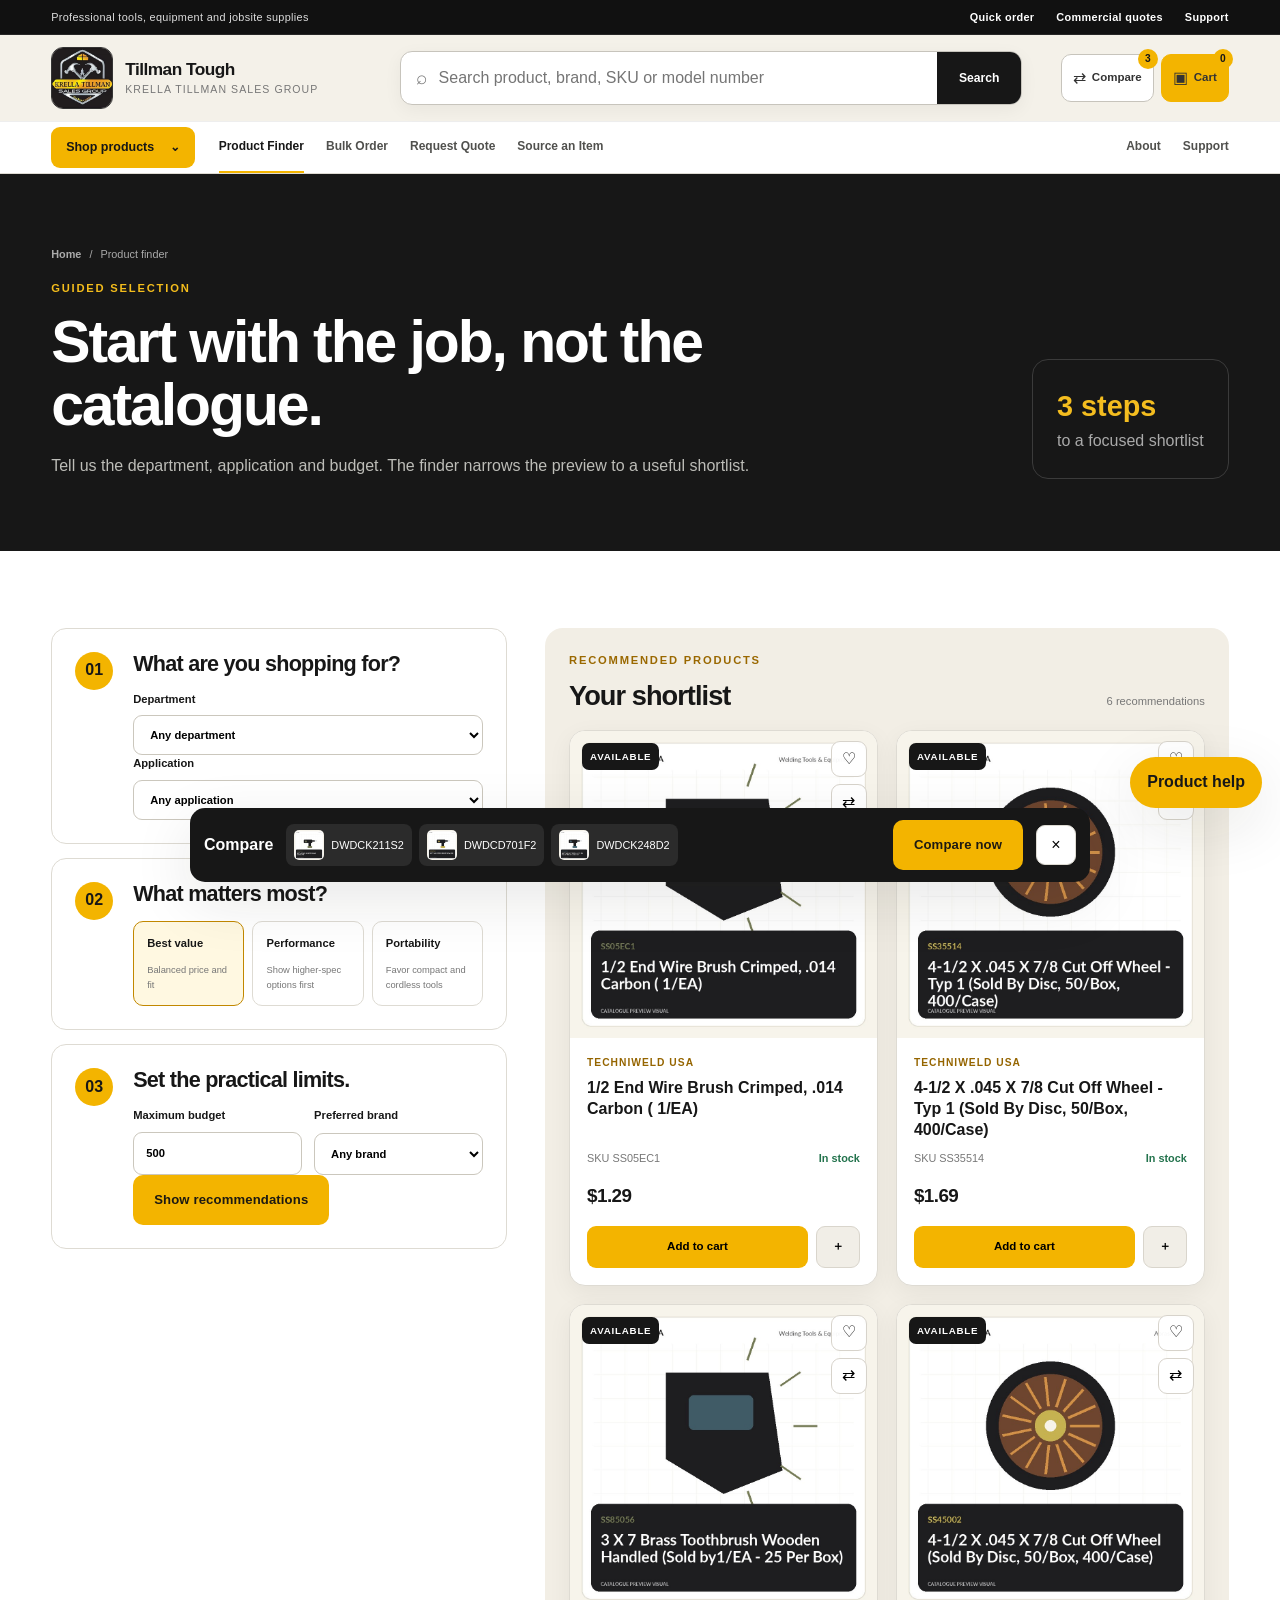
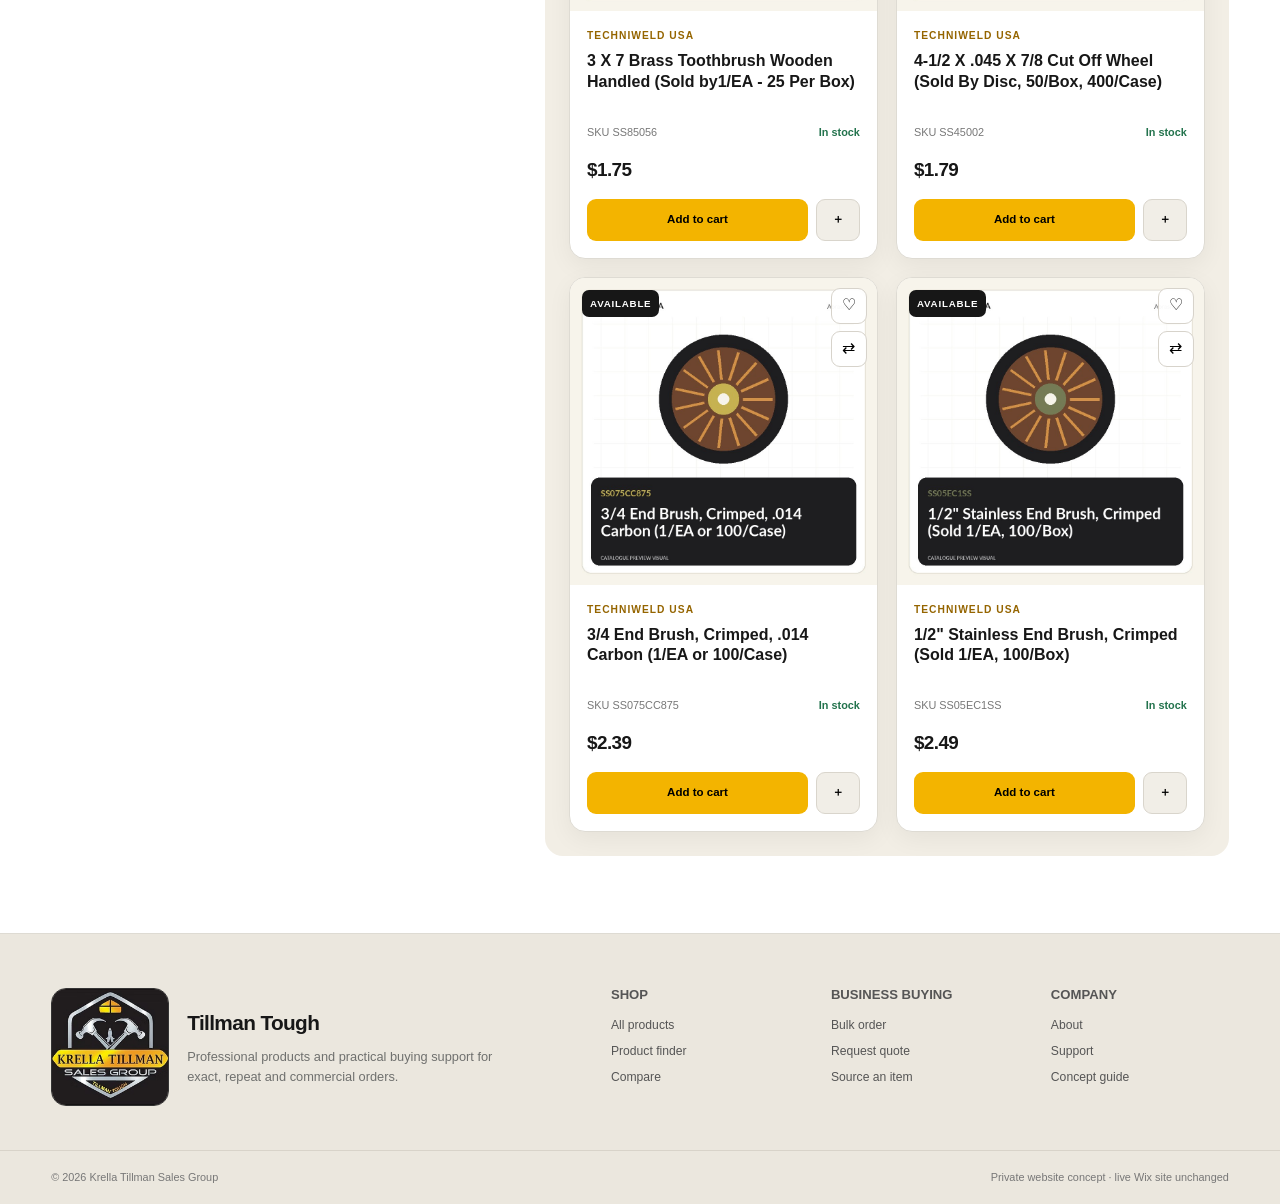
<file: finder.html>
<!doctype html>
<html lang="en">
<head>
<meta charset="utf-8">
<meta name="viewport" content="width=device-width,initial-scale=1">
<title>Product Finder | Tillman Tough</title>
<meta name="description" content="Use a guided product finder to narrow the Tillman Tough preview catalogue.">
<meta name="robots" content="noindex,nofollow">
<link rel="icon" href="assets/images/favicon.jpg" type="image/jpeg">
<link rel="stylesheet" href="assets/css/main.css">
<link rel="stylesheet" href="assets/css/public.css">
<script defer src="data/products.js"></script>
<script defer src="data/config.js"></script>
<script defer src="assets/js/app.js"></script>
</head><body data-page="finder.html">
<a class="skip-link" href="#main">Skip to content</a>
<div class="utility-bar">
  <div class="site-container utility-inner">
    <span>Professional tools, equipment and jobsite supplies</span>
    <nav aria-label="Utility navigation"><a href="bulk-order.html">Quick order</a><a href="quote.html">Commercial quotes</a><a href="contact.html">Support</a></nav>
  </div>
</div>
<header class="site-header">
  <div class="site-container header-main">
    <a class="brand" href="index.html" aria-label="Tillman Tough home">
      <img src="assets/images/krella-tillman-logo.jpg" alt="Krella Tillman Sales Group logo" width="72" height="72">
      <span><strong>Tillman Tough</strong><small>Krella Tillman Sales Group</small></span>
    </a>
    <form class="global-search" data-global-search-form role="search">
      <label class="sr-only" for="global-search-input">Search the catalogue</label>
      <span class="search-icon" aria-hidden="true">⌕</span>
      <input id="global-search-input" data-global-search-input autocomplete="off" placeholder="Search product, brand, SKU or model number">
      <button type="submit">Search</button>
      <div class="search-suggestions" data-search-suggestions></div>
    </form>
    <div class="header-actions">
      <a class="header-action" href="compare.html" aria-label="Compare products"><span aria-hidden="true">⇄</span><b>Compare</b><em data-compare-count>0</em></a>
      <button class="header-action header-action--cart" type="button" data-open-cart><span aria-hidden="true">▣</span><b>Cart</b><em data-cart-count>0</em></button>
      <button class="menu-toggle" type="button" data-menu-toggle aria-expanded="false" aria-controls="mobile-nav">Menu</button>
    </div>
  </div>
  <div class="nav-band">
    <div class="site-container nav-inner">
      <details class="department-menu">
        <summary>Shop products <span>⌄</span></summary>
        <div class="department-panel">
          <div><b>Core departments</b><a href="shop.html?category=Power%20Tools">Power tools</a><a href="shop.html?category=Hand%20Tools">Hand tools</a><a href="shop.html?category=Electronics%20%26%20Diagnostics">Diagnostics</a></div>
          <div><b>Specialist supplies</b><a href="shop.html?category=Welding%20Tools%20%26%20Equipment">Welding</a><a href="shop.html?category=Abrasives">Abrasives</a><a href="shop.html?category=PPE%2C%20Safety%20%26%20Apparel">Safety &amp; PPE</a></div>
          <div class="department-feature"><span>Need an exact part?</span><strong>Search by SKU or model number.</strong><a href="shop.html">Open the catalogue →</a></div>
        </div>
      </details>
      <nav class="primary-nav" aria-label="Primary navigation"><a class="nav-link is-active" href="finder.html">Product Finder</a><a class="nav-link " href="bulk-order.html">Bulk Order</a><a class="nav-link " href="quote.html">Request Quote</a><a class="nav-link " href="source-item.html">Source an Item</a></nav>
      <nav class="secondary-nav" aria-label="Company navigation"><a class="" href="about.html">About</a><a class="" href="contact.html">Support</a></nav>
    </div>
  </div>
  <nav class="mobile-nav" id="mobile-nav" aria-label="Mobile navigation">
    <a href="shop.html">Shop all products</a><a href="finder.html">Product finder</a><a href="compare.html">Compare products</a><a href="bulk-order.html">Bulk order</a><a href="quote.html">Request quote</a><a href="source-item.html">Source an item</a><a href="about.html">About</a><a href="contact.html">Support</a>
  </nav>
</header>
<main id="main">
<section class="page-hero"><div class="site-container page-hero__split"><div><nav class="breadcrumbs breadcrumbs--light"><a href="index.html">Home</a><span>/</span><span>Product finder</span></nav><span class="eyebrow eyebrow--yellow">Guided selection</span><h1>Start with the job, not the catalogue.</h1><p>Tell us the department, application and budget. The finder narrows the preview to a useful shortlist.</p></div><div class="page-hero__stat"><strong>3 steps</strong><span>to a focused shortlist</span></div></div></section>
<section class="section"><div class="site-container finder-layout">
  <form class="finder-form" data-finder-form>
    <div class="form-section"><span>01</span><div><h2>What are you shopping for?</h2><label>Department<select name="category" id="finder-category"><option value="">Any department</option></select></label><label>Application<select name="application"><option value="">Any application</option><option value="drill impact cordless">Drilling and fastening</option><option value="grit disc brush abrasive">Grinding and surface preparation</option><option value="weld welding torch">Welding and fabrication</option><option value="safety helmet glove apparel">Safety and PPE</option><option value="diagnostic meter jump starter">Diagnostics and starting</option></select></label></div></div>
    <div class="form-section"><span>02</span><div><h2>What matters most?</h2><div class="choice-grid"><label><input type="radio" name="priority" value="value" checked><b>Best value</b><small>Balanced price and fit</small></label><label><input type="radio" name="priority" value="performance"><b>Performance</b><small>Show higher-spec options first</small></label><label><input type="radio" name="priority" value="portable"><b>Portability</b><small>Favor compact and cordless tools</small></label></div></div></div>
    <div class="form-section"><span>03</span><div><h2>Set the practical limits.</h2><div class="two-fields"><label>Maximum budget<input type="number" name="budget" min="1" value="500"></label><label>Preferred brand<select name="brand" id="finder-brand"><option value="">Any brand</option></select></label></div><button class="button button--yellow" type="submit">Show recommendations</button></div></div>
  </form>
  <aside class="finder-results"><div class="finder-results__head"><div><span class="eyebrow">Recommended products</span><h2>Your shortlist</h2></div><span data-finder-count>Complete the form</span></div><div class="product-grid product-grid--finder" data-finder-results></div></aside>
</div></section>
</main><footer class="site-footer">
  <div class="site-container footer-grid">
    <div class="footer-brand"><img src="assets/images/krella-tillman-logo.jpg" alt="Krella Tillman Sales Group"><div><strong>Tillman Tough</strong><p>Professional products and practical buying support for exact, repeat and commercial orders.</p></div></div>
    <div><h2>Shop</h2><a href="shop.html">All products</a><a href="finder.html">Product finder</a><a href="compare.html">Compare</a></div>
    <div><h2>Business buying</h2><a href="bulk-order.html">Bulk order</a><a href="quote.html">Request quote</a><a href="source-item.html">Source an item</a></div>
    <div><h2>Company</h2><a href="about.html">About</a><a href="contact.html">Support</a><a href="review.html">Concept guide</a></div>
  </div>
  <div class="site-container footer-bottom"><span>© 2026 Krella Tillman Sales Group</span><span>Private website concept · live Wix site unchanged</span></div>
</footer>
</body></html>
</file>
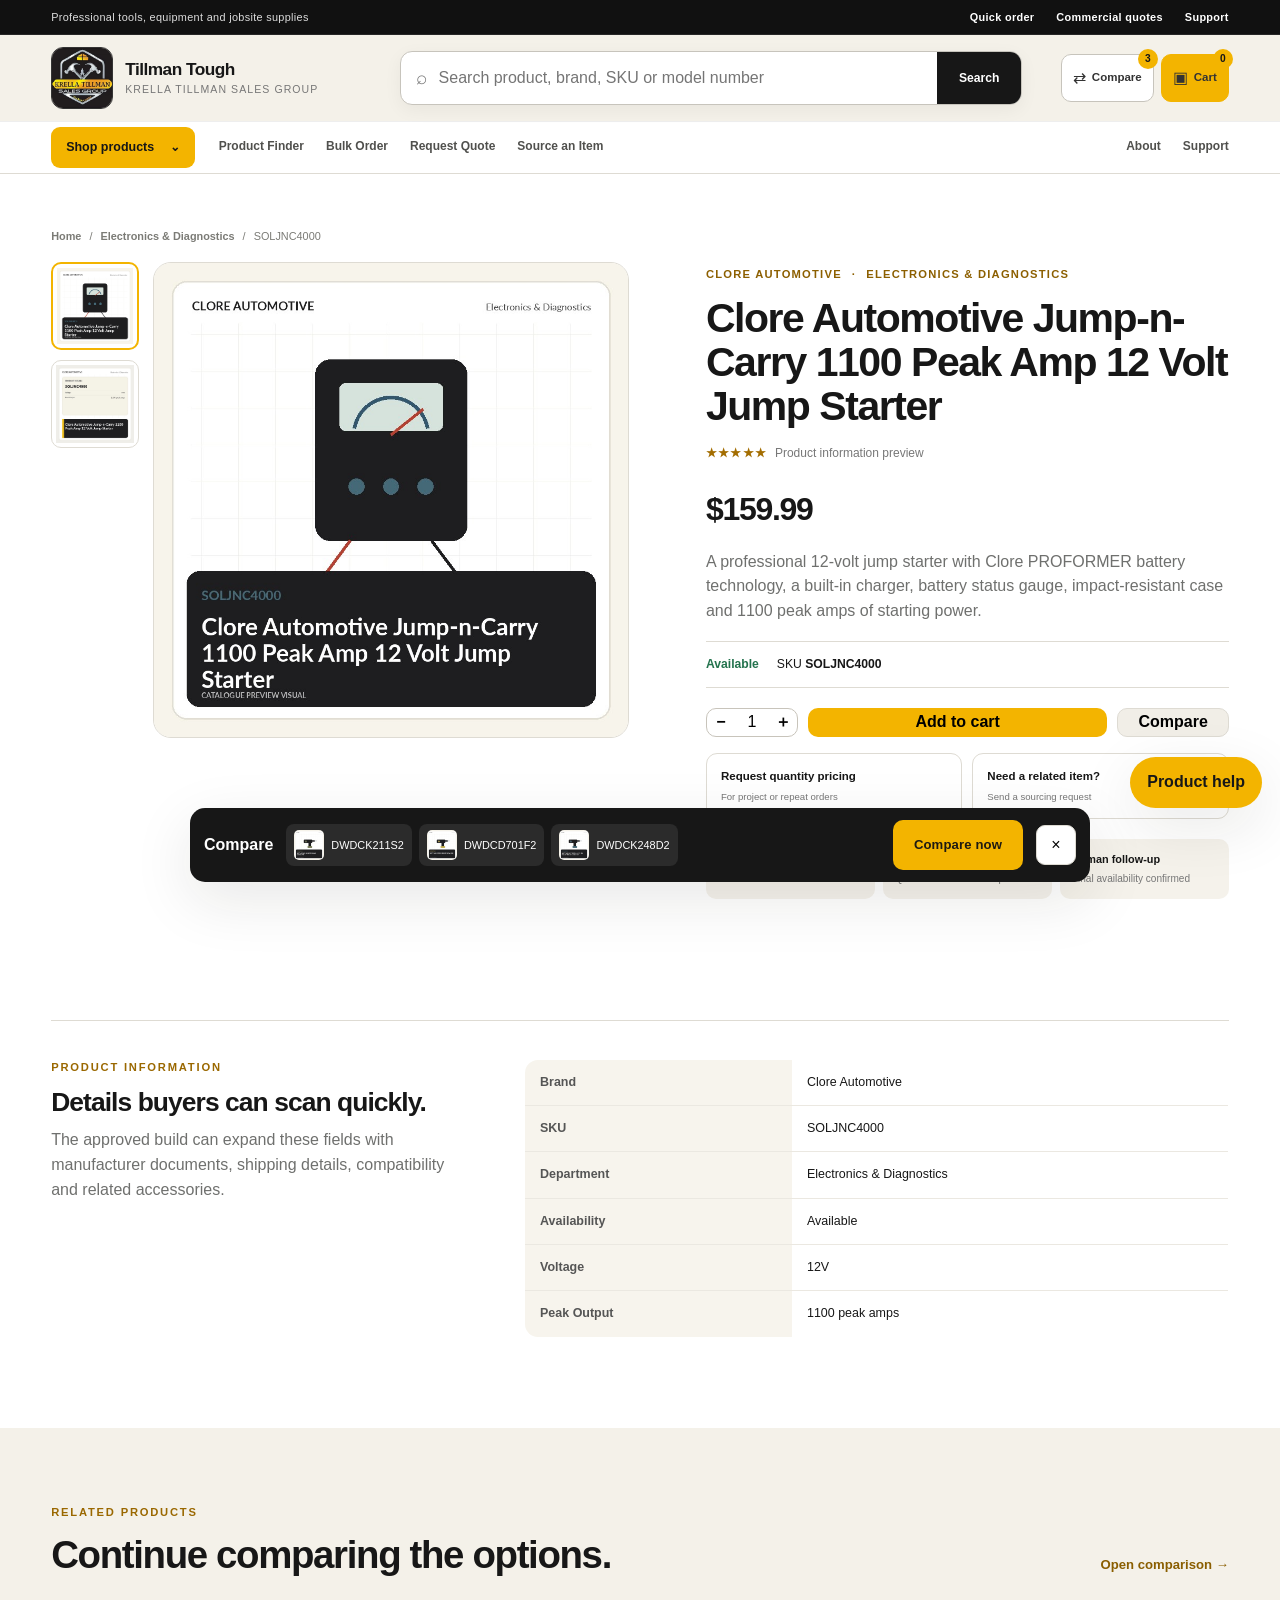
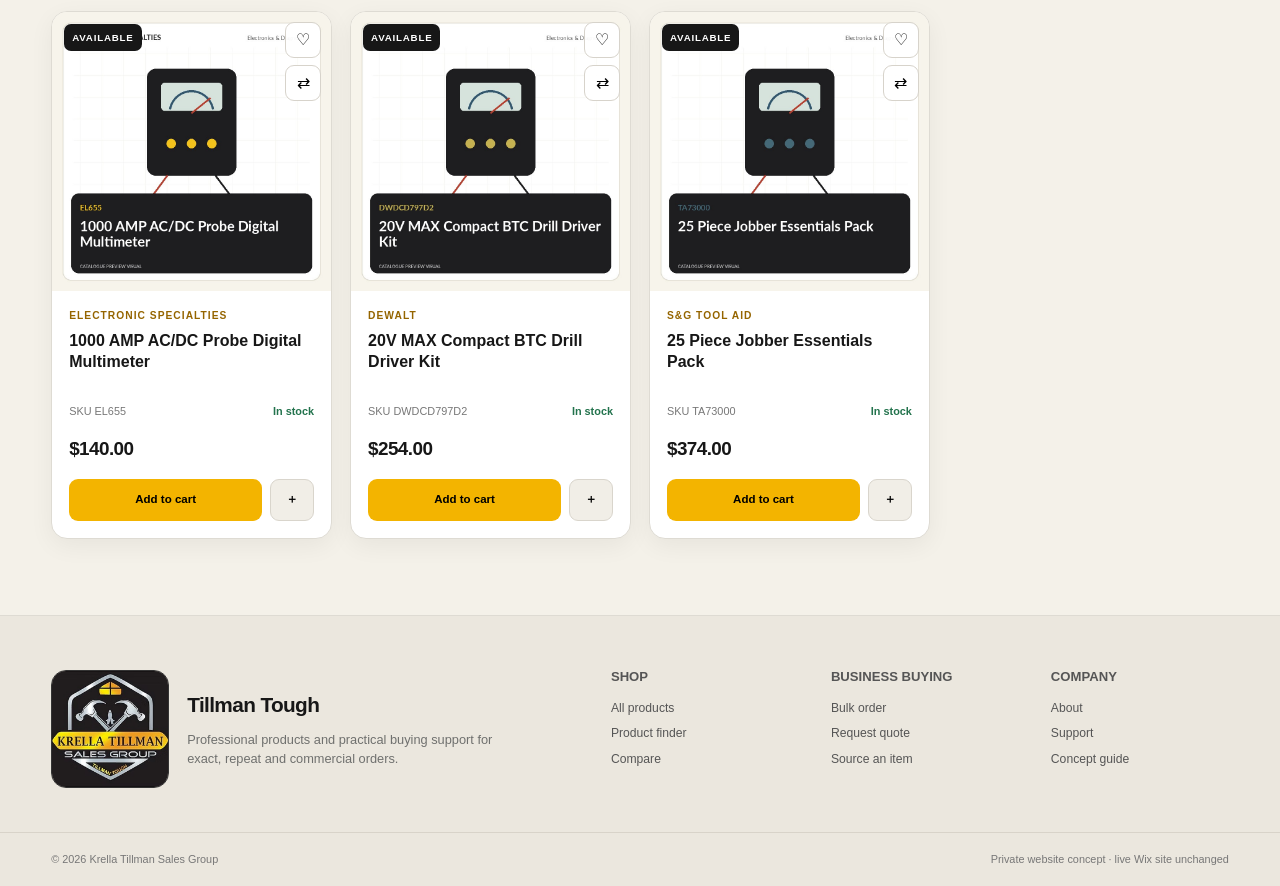
<file: product.html>
<!doctype html>
<html lang="en">
<head>
<meta charset="utf-8">
<meta name="viewport" content="width=device-width,initial-scale=1">
<title>Product Details | Tillman Tough</title>
<meta name="description" content="Review product details, specifications, availability and buying options.">
<meta name="robots" content="noindex,nofollow">
<link rel="icon" href="assets/images/favicon.jpg" type="image/jpeg">
<link rel="stylesheet" href="assets/css/main.css">
<link rel="stylesheet" href="assets/css/public.css">
<script defer src="data/products.js"></script>
<script defer src="data/config.js"></script>
<script defer src="assets/js/app.js"></script>
</head><body data-page="product.html">
<a class="skip-link" href="#main">Skip to content</a>
<div class="utility-bar">
  <div class="site-container utility-inner">
    <span>Professional tools, equipment and jobsite supplies</span>
    <nav aria-label="Utility navigation"><a href="bulk-order.html">Quick order</a><a href="quote.html">Commercial quotes</a><a href="contact.html">Support</a></nav>
  </div>
</div>
<header class="site-header">
  <div class="site-container header-main">
    <a class="brand" href="index.html" aria-label="Tillman Tough home">
      <img src="assets/images/krella-tillman-logo.jpg" alt="Krella Tillman Sales Group logo" width="72" height="72">
      <span><strong>Tillman Tough</strong><small>Krella Tillman Sales Group</small></span>
    </a>
    <form class="global-search" data-global-search-form role="search">
      <label class="sr-only" for="global-search-input">Search the catalogue</label>
      <span class="search-icon" aria-hidden="true">⌕</span>
      <input id="global-search-input" data-global-search-input autocomplete="off" placeholder="Search product, brand, SKU or model number">
      <button type="submit">Search</button>
      <div class="search-suggestions" data-search-suggestions></div>
    </form>
    <div class="header-actions">
      <a class="header-action" href="compare.html" aria-label="Compare products"><span aria-hidden="true">⇄</span><b>Compare</b><em data-compare-count>0</em></a>
      <button class="header-action header-action--cart" type="button" data-open-cart><span aria-hidden="true">▣</span><b>Cart</b><em data-cart-count>0</em></button>
      <button class="menu-toggle" type="button" data-menu-toggle aria-expanded="false" aria-controls="mobile-nav">Menu</button>
    </div>
  </div>
  <div class="nav-band">
    <div class="site-container nav-inner">
      <details class="department-menu">
        <summary>Shop products <span>⌄</span></summary>
        <div class="department-panel">
          <div><b>Core departments</b><a href="shop.html?category=Power%20Tools">Power tools</a><a href="shop.html?category=Hand%20Tools">Hand tools</a><a href="shop.html?category=Electronics%20%26%20Diagnostics">Diagnostics</a></div>
          <div><b>Specialist supplies</b><a href="shop.html?category=Welding%20Tools%20%26%20Equipment">Welding</a><a href="shop.html?category=Abrasives">Abrasives</a><a href="shop.html?category=PPE%2C%20Safety%20%26%20Apparel">Safety &amp; PPE</a></div>
          <div class="department-feature"><span>Need an exact part?</span><strong>Search by SKU or model number.</strong><a href="shop.html">Open the catalogue →</a></div>
        </div>
      </details>
      <nav class="primary-nav" aria-label="Primary navigation"><a class="nav-link " href="finder.html">Product Finder</a><a class="nav-link " href="bulk-order.html">Bulk Order</a><a class="nav-link " href="quote.html">Request Quote</a><a class="nav-link " href="source-item.html">Source an Item</a></nav>
      <nav class="secondary-nav" aria-label="Company navigation"><a class="" href="about.html">About</a><a class="" href="contact.html">Support</a></nav>
    </div>
  </div>
  <nav class="mobile-nav" id="mobile-nav" aria-label="Mobile navigation">
    <a href="shop.html">Shop all products</a><a href="finder.html">Product finder</a><a href="compare.html">Compare products</a><a href="bulk-order.html">Bulk order</a><a href="quote.html">Request quote</a><a href="source-item.html">Source an item</a><a href="about.html">About</a><a href="contact.html">Support</a>
  </nav>
</header>
<main id="main">
<section class="product-page"><div class="site-container" data-product-page></div></section>
<section class="section section--paper"><div class="site-container"><div class="section-heading"><div><span class="eyebrow">Related products</span><h2>Continue comparing the options.</h2></div><a class="text-link" href="compare.html">Open comparison →</a></div><div class="product-grid" data-related-grid></div></div></section>
</main><footer class="site-footer">
  <div class="site-container footer-grid">
    <div class="footer-brand"><img src="assets/images/krella-tillman-logo.jpg" alt="Krella Tillman Sales Group"><div><strong>Tillman Tough</strong><p>Professional products and practical buying support for exact, repeat and commercial orders.</p></div></div>
    <div><h2>Shop</h2><a href="shop.html">All products</a><a href="finder.html">Product finder</a><a href="compare.html">Compare</a></div>
    <div><h2>Business buying</h2><a href="bulk-order.html">Bulk order</a><a href="quote.html">Request quote</a><a href="source-item.html">Source an item</a></div>
    <div><h2>Company</h2><a href="about.html">About</a><a href="contact.html">Support</a><a href="review.html">Concept guide</a></div>
  </div>
  <div class="site-container footer-bottom"><span>© 2026 Krella Tillman Sales Group</span><span>Private website concept · live Wix site unchanged</span></div>
</footer>
</body></html>
</file>
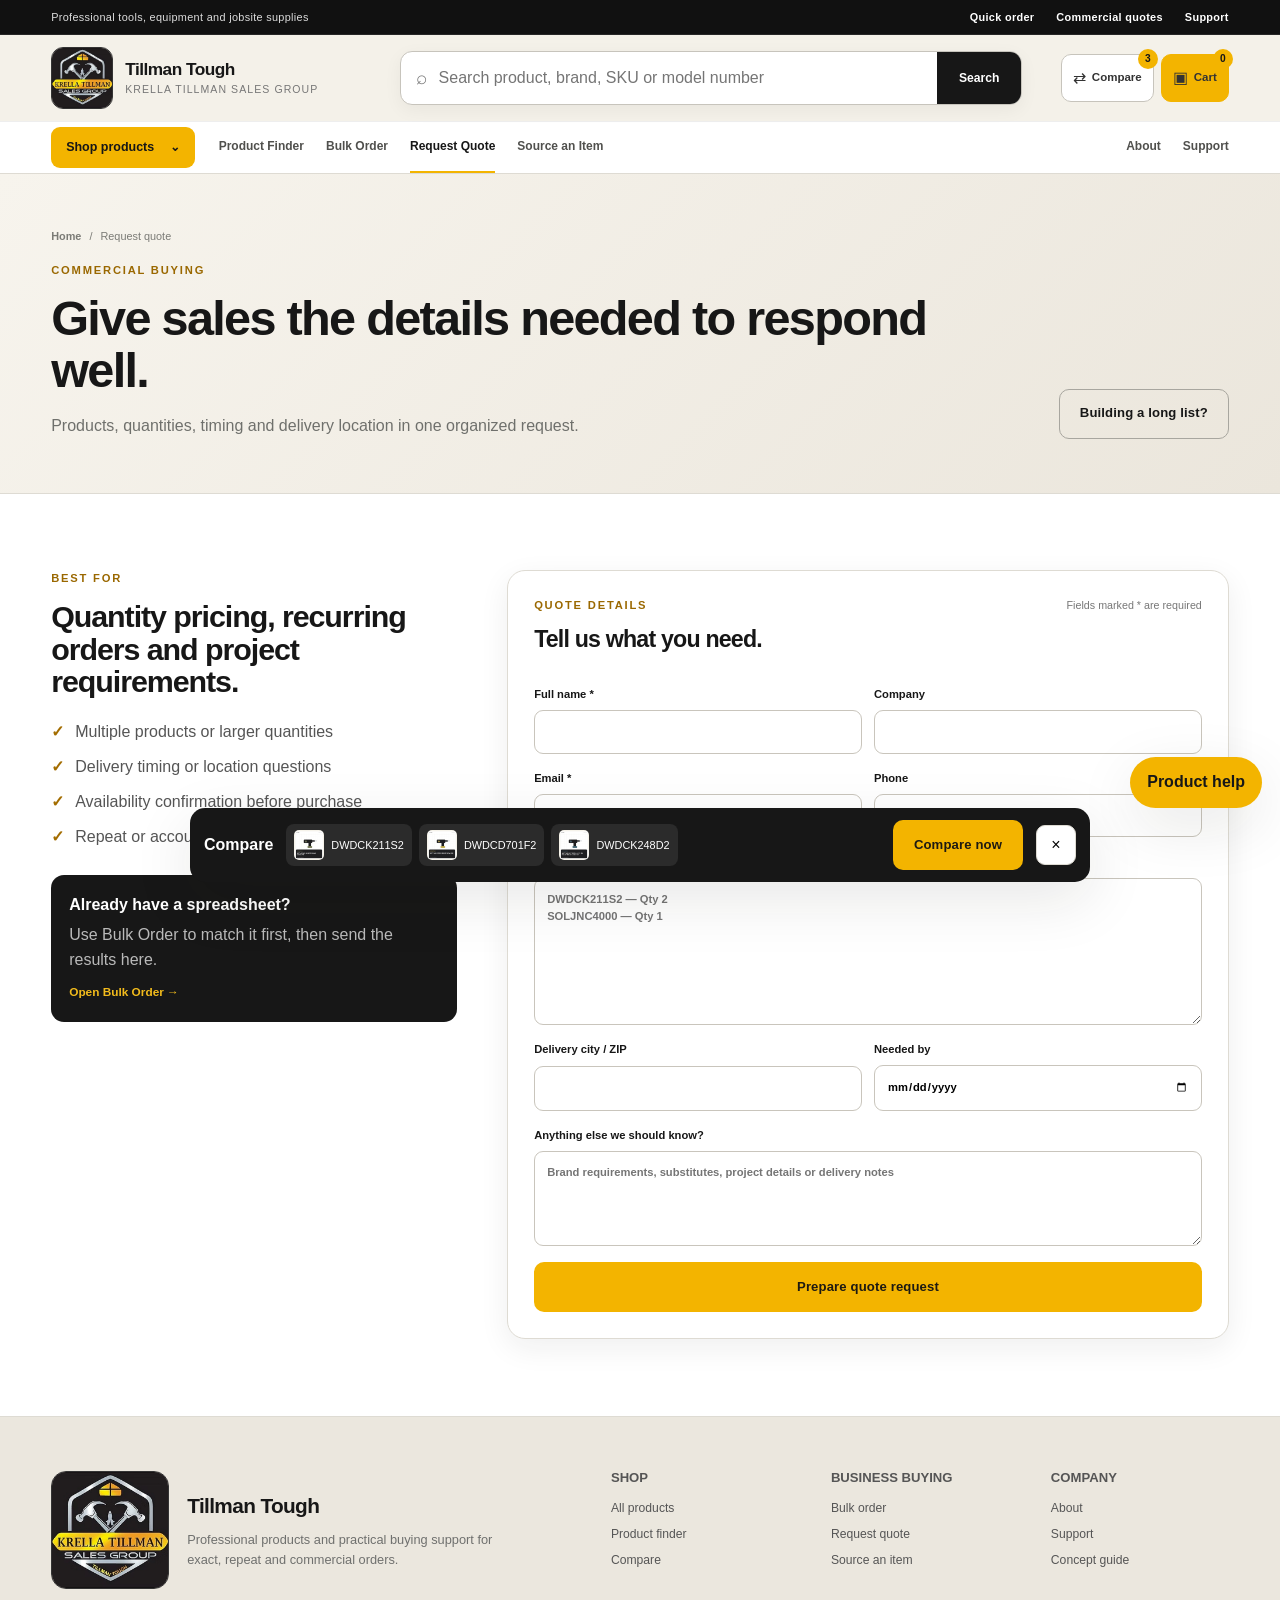
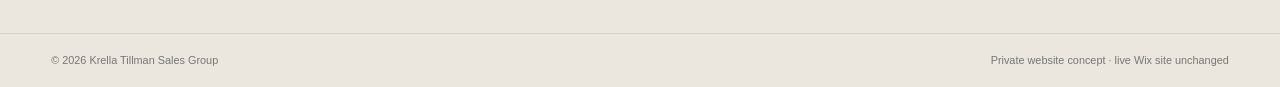
<file: quote.html>
<!doctype html>
<html lang="en">
<head>
<meta charset="utf-8">
<meta name="viewport" content="width=device-width,initial-scale=1">
<title>Request a Quote | Tillman Tough</title>
<meta name="description" content="Prepare a commercial product quote request with quantities, timing and delivery details.">
<meta name="robots" content="noindex,nofollow">
<link rel="icon" href="assets/images/favicon.jpg" type="image/jpeg">
<link rel="stylesheet" href="assets/css/main.css">
<link rel="stylesheet" href="assets/css/public.css">
<script defer src="data/products.js"></script>
<script defer src="data/config.js"></script>
<script defer src="assets/js/app.js"></script>
</head><body data-page="quote.html">
<a class="skip-link" href="#main">Skip to content</a>
<div class="utility-bar">
  <div class="site-container utility-inner">
    <span>Professional tools, equipment and jobsite supplies</span>
    <nav aria-label="Utility navigation"><a href="bulk-order.html">Quick order</a><a href="quote.html">Commercial quotes</a><a href="contact.html">Support</a></nav>
  </div>
</div>
<header class="site-header">
  <div class="site-container header-main">
    <a class="brand" href="index.html" aria-label="Tillman Tough home">
      <img src="assets/images/krella-tillman-logo.jpg" alt="Krella Tillman Sales Group logo" width="72" height="72">
      <span><strong>Tillman Tough</strong><small>Krella Tillman Sales Group</small></span>
    </a>
    <form class="global-search" data-global-search-form role="search">
      <label class="sr-only" for="global-search-input">Search the catalogue</label>
      <span class="search-icon" aria-hidden="true">⌕</span>
      <input id="global-search-input" data-global-search-input autocomplete="off" placeholder="Search product, brand, SKU or model number">
      <button type="submit">Search</button>
      <div class="search-suggestions" data-search-suggestions></div>
    </form>
    <div class="header-actions">
      <a class="header-action" href="compare.html" aria-label="Compare products"><span aria-hidden="true">⇄</span><b>Compare</b><em data-compare-count>0</em></a>
      <button class="header-action header-action--cart" type="button" data-open-cart><span aria-hidden="true">▣</span><b>Cart</b><em data-cart-count>0</em></button>
      <button class="menu-toggle" type="button" data-menu-toggle aria-expanded="false" aria-controls="mobile-nav">Menu</button>
    </div>
  </div>
  <div class="nav-band">
    <div class="site-container nav-inner">
      <details class="department-menu">
        <summary>Shop products <span>⌄</span></summary>
        <div class="department-panel">
          <div><b>Core departments</b><a href="shop.html?category=Power%20Tools">Power tools</a><a href="shop.html?category=Hand%20Tools">Hand tools</a><a href="shop.html?category=Electronics%20%26%20Diagnostics">Diagnostics</a></div>
          <div><b>Specialist supplies</b><a href="shop.html?category=Welding%20Tools%20%26%20Equipment">Welding</a><a href="shop.html?category=Abrasives">Abrasives</a><a href="shop.html?category=PPE%2C%20Safety%20%26%20Apparel">Safety &amp; PPE</a></div>
          <div class="department-feature"><span>Need an exact part?</span><strong>Search by SKU or model number.</strong><a href="shop.html">Open the catalogue →</a></div>
        </div>
      </details>
      <nav class="primary-nav" aria-label="Primary navigation"><a class="nav-link " href="finder.html">Product Finder</a><a class="nav-link " href="bulk-order.html">Bulk Order</a><a class="nav-link is-active" href="quote.html">Request Quote</a><a class="nav-link " href="source-item.html">Source an Item</a></nav>
      <nav class="secondary-nav" aria-label="Company navigation"><a class="" href="about.html">About</a><a class="" href="contact.html">Support</a></nav>
    </div>
  </div>
  <nav class="mobile-nav" id="mobile-nav" aria-label="Mobile navigation">
    <a href="shop.html">Shop all products</a><a href="finder.html">Product finder</a><a href="compare.html">Compare products</a><a href="bulk-order.html">Bulk order</a><a href="quote.html">Request quote</a><a href="source-item.html">Source an item</a><a href="about.html">About</a><a href="contact.html">Support</a>
  </nav>
</header>
<main id="main">
<section class="page-hero page-hero--compact"><div class="site-container"><nav class="breadcrumbs"><a href="index.html">Home</a><span>/</span><span>Request quote</span></nav><div class="page-hero__row"><div><span class="eyebrow">Commercial buying</span><h1>Give sales the details needed to respond well.</h1><p>Products, quantities, timing and delivery location in one organized request.</p></div><a class="button button--outline" href="bulk-order.html">Building a long list?</a></div></div></section>
<section class="section"><div class="site-container form-layout">
  <aside class="form-aside"><span class="eyebrow">Best for</span><h2>Quantity pricing, recurring orders and project requirements.</h2><ul><li>Multiple products or larger quantities</li><li>Delivery timing or location questions</li><li>Availability confirmation before purchase</li><li>Repeat or account-based buying</li></ul><div class="aside-note"><b>Already have a spreadsheet?</b><p>Use Bulk Order to match it first, then send the results here.</p><a href="bulk-order.html">Open Bulk Order →</a></div></aside>
  <form class="request-form panel" data-request-form="quote"><div class="panel-heading"><div><span class="eyebrow">Quote details</span><h2>Tell us what you need.</h2></div><span>Fields marked * are required</span></div><div class="two-fields"><label>Full name *<input name="name" required></label><label>Company<input name="company"></label></div><div class="two-fields"><label>Email *<input name="email" type="email" required></label><label>Phone<input name="phone" type="tel"></label></div><label>Products, SKUs and quantities *<textarea id="quote-items" name="items" rows="7" required placeholder="DWDCK211S2 — Qty 2&#10;SOLJNC4000 — Qty 1"></textarea></label><div class="two-fields"><label>Delivery city / ZIP<input name="location"></label><label>Needed by<input name="needed_by" type="date"></label></div><label>Anything else we should know?<textarea name="notes" rows="4" placeholder="Brand requirements, substitutes, project details or delivery notes"></textarea></label><button class="button button--yellow button--full" type="submit">Prepare quote request</button></form>
</div></section>
</main><footer class="site-footer">
  <div class="site-container footer-grid">
    <div class="footer-brand"><img src="assets/images/krella-tillman-logo.jpg" alt="Krella Tillman Sales Group"><div><strong>Tillman Tough</strong><p>Professional products and practical buying support for exact, repeat and commercial orders.</p></div></div>
    <div><h2>Shop</h2><a href="shop.html">All products</a><a href="finder.html">Product finder</a><a href="compare.html">Compare</a></div>
    <div><h2>Business buying</h2><a href="bulk-order.html">Bulk order</a><a href="quote.html">Request quote</a><a href="source-item.html">Source an item</a></div>
    <div><h2>Company</h2><a href="about.html">About</a><a href="contact.html">Support</a><a href="review.html">Concept guide</a></div>
  </div>
  <div class="site-container footer-bottom"><span>© 2026 Krella Tillman Sales Group</span><span>Private website concept · live Wix site unchanged</span></div>
</footer>
</body></html>
</file>
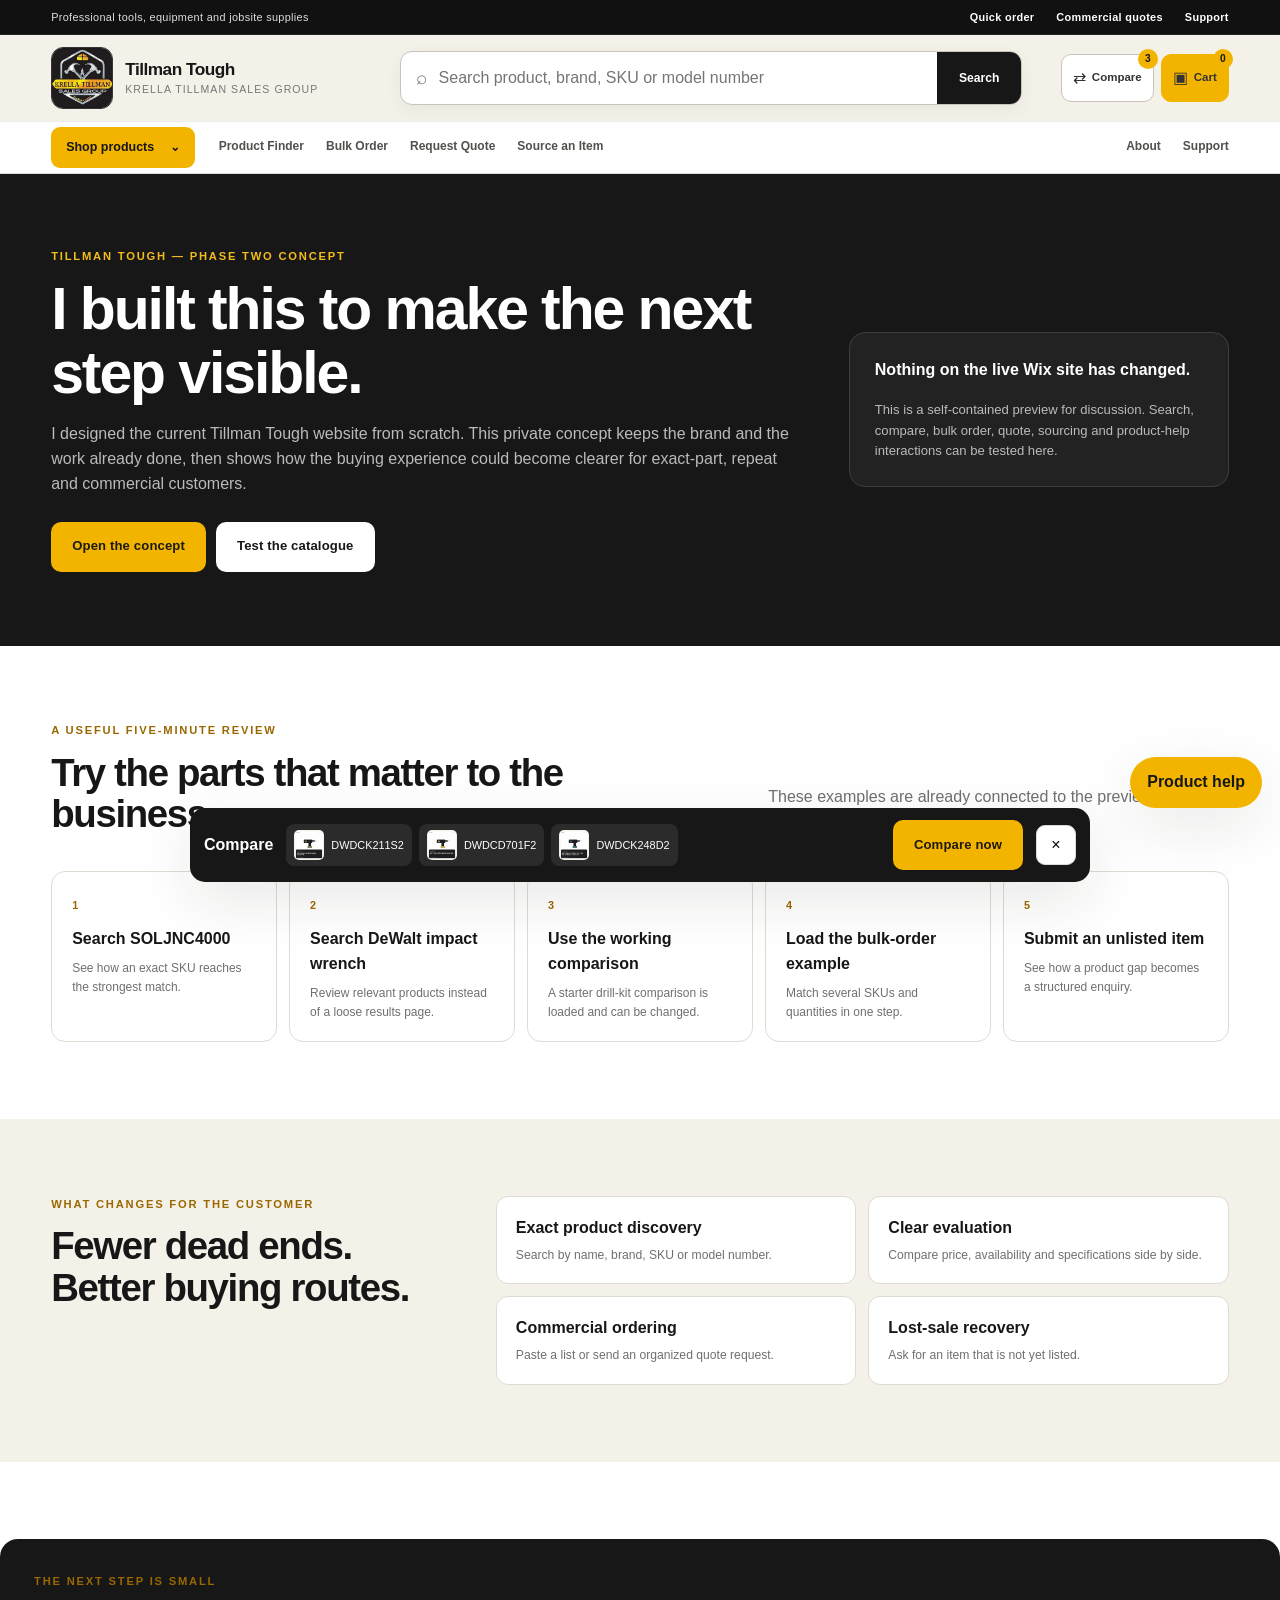
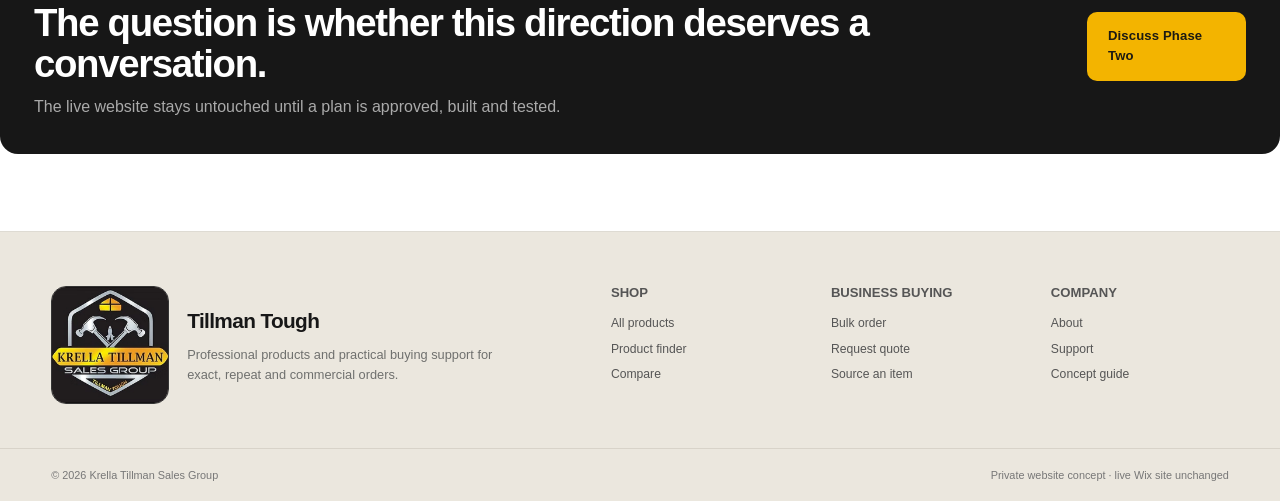
<file: review.html>
<!doctype html>
<html lang="en">
<head>
<meta charset="utf-8">
<meta name="viewport" content="width=device-width,initial-scale=1">
<title>Tillman Tough Phase Two Concept</title>
<meta name="description" content="Review the private Tillman Tough Phase Two website concept.">
<meta name="robots" content="noindex,nofollow">
<link rel="icon" href="assets/images/favicon.jpg" type="image/jpeg">
<link rel="stylesheet" href="assets/css/main.css">
<link rel="stylesheet" href="assets/css/public.css">
<script defer src="data/products.js"></script>
<script defer src="data/config.js"></script>
<script defer src="assets/js/app.js"></script>
</head><body data-page="review.html">
<a class="skip-link" href="#main">Skip to content</a>
<div class="utility-bar">
  <div class="site-container utility-inner">
    <span>Professional tools, equipment and jobsite supplies</span>
    <nav aria-label="Utility navigation"><a href="bulk-order.html">Quick order</a><a href="quote.html">Commercial quotes</a><a href="contact.html">Support</a></nav>
  </div>
</div>
<header class="site-header">
  <div class="site-container header-main">
    <a class="brand" href="index.html" aria-label="Tillman Tough home">
      <img src="assets/images/krella-tillman-logo.jpg" alt="Krella Tillman Sales Group logo" width="72" height="72">
      <span><strong>Tillman Tough</strong><small>Krella Tillman Sales Group</small></span>
    </a>
    <form class="global-search" data-global-search-form role="search">
      <label class="sr-only" for="global-search-input">Search the catalogue</label>
      <span class="search-icon" aria-hidden="true">⌕</span>
      <input id="global-search-input" data-global-search-input autocomplete="off" placeholder="Search product, brand, SKU or model number">
      <button type="submit">Search</button>
      <div class="search-suggestions" data-search-suggestions></div>
    </form>
    <div class="header-actions">
      <a class="header-action" href="compare.html" aria-label="Compare products"><span aria-hidden="true">⇄</span><b>Compare</b><em data-compare-count>0</em></a>
      <button class="header-action header-action--cart" type="button" data-open-cart><span aria-hidden="true">▣</span><b>Cart</b><em data-cart-count>0</em></button>
      <button class="menu-toggle" type="button" data-menu-toggle aria-expanded="false" aria-controls="mobile-nav">Menu</button>
    </div>
  </div>
  <div class="nav-band">
    <div class="site-container nav-inner">
      <details class="department-menu">
        <summary>Shop products <span>⌄</span></summary>
        <div class="department-panel">
          <div><b>Core departments</b><a href="shop.html?category=Power%20Tools">Power tools</a><a href="shop.html?category=Hand%20Tools">Hand tools</a><a href="shop.html?category=Electronics%20%26%20Diagnostics">Diagnostics</a></div>
          <div><b>Specialist supplies</b><a href="shop.html?category=Welding%20Tools%20%26%20Equipment">Welding</a><a href="shop.html?category=Abrasives">Abrasives</a><a href="shop.html?category=PPE%2C%20Safety%20%26%20Apparel">Safety &amp; PPE</a></div>
          <div class="department-feature"><span>Need an exact part?</span><strong>Search by SKU or model number.</strong><a href="shop.html">Open the catalogue →</a></div>
        </div>
      </details>
      <nav class="primary-nav" aria-label="Primary navigation"><a class="nav-link " href="finder.html">Product Finder</a><a class="nav-link " href="bulk-order.html">Bulk Order</a><a class="nav-link " href="quote.html">Request Quote</a><a class="nav-link " href="source-item.html">Source an Item</a></nav>
      <nav class="secondary-nav" aria-label="Company navigation"><a class="" href="about.html">About</a><a class="" href="contact.html">Support</a></nav>
    </div>
  </div>
  <nav class="mobile-nav" id="mobile-nav" aria-label="Mobile navigation">
    <a href="shop.html">Shop all products</a><a href="finder.html">Product finder</a><a href="compare.html">Compare products</a><a href="bulk-order.html">Bulk order</a><a href="quote.html">Request quote</a><a href="source-item.html">Source an item</a><a href="about.html">About</a><a href="contact.html">Support</a>
  </nav>
</header>
<main id="main">
<section class="review-hero"><div class="site-container review-hero__grid"><div><span class="eyebrow eyebrow--yellow">Tillman Tough — Phase Two concept</span><h1>I built this to make the next step visible.</h1><p>I designed the current Tillman Tough website from scratch. This private concept keeps the brand and the work already done, then shows how the buying experience could become clearer for exact-part, repeat and commercial customers.</p><div class="hero-actions"><a class="button button--yellow" href="index.html">Open the concept</a><a class="button button--light" href="shop.html">Test the catalogue</a></div></div><aside><strong>Nothing on the live Wix site has changed.</strong><p>This is a self-contained preview for discussion. Search, compare, bulk order, quote, sourcing and product-help interactions can be tested here.</p></aside></div></section>
<section class="section"><div class="site-container"><div class="section-heading"><div><span class="eyebrow">A useful five-minute review</span><h2>Try the parts that matter to the business.</h2></div><p>These examples are already connected to the preview catalogue.</p></div><div class="test-grid"><a href="shop.html?tt_q=SOLJNC4000"><span>1</span><b>Search SOLJNC4000</b><p>See how an exact SKU reaches the strongest match.</p></a><a href="shop.html?tt_q=DeWalt%20impact%20wrench"><span>2</span><b>Search DeWalt impact wrench</b><p>Review relevant products instead of a loose results page.</p></a><a href="compare.html"><span>3</span><b>Use the working comparison</b><p>A starter drill-kit comparison is loaded and can be changed.</p></a><a href="bulk-order.html"><span>4</span><b>Load the bulk-order example</b><p>Match several SKUs and quantities in one step.</p></a><a href="source-item.html"><span>5</span><b>Submit an unlisted item</b><p>See how a product gap becomes a structured enquiry.</p></a></div></div></section>
<section class="section section--paper"><div class="site-container review-value"><div><span class="eyebrow">What changes for the customer</span><h2>Fewer dead ends. Better buying routes.</h2></div><div class="review-value__grid"><article><b>Exact product discovery</b><p>Search by name, brand, SKU or model number.</p></article><article><b>Clear evaluation</b><p>Compare price, availability and specifications side by side.</p></article><article><b>Commercial ordering</b><p>Paste a list or send an organized quote request.</p></article><article><b>Lost-sale recovery</b><p>Ask for an item that is not yet listed.</p></article></div></div></section>
<section class="section"><div class="site-container decision-panel"><div><span class="eyebrow">The next step is small</span><h2>The question is whether this direction deserves a conversation.</h2><p>The live website stays untouched until a plan is approved, built and tested.</p></div><a class="button button--yellow" href="contact.html">Discuss Phase Two</a></div></section>
</main><footer class="site-footer">
  <div class="site-container footer-grid">
    <div class="footer-brand"><img src="assets/images/krella-tillman-logo.jpg" alt="Krella Tillman Sales Group"><div><strong>Tillman Tough</strong><p>Professional products and practical buying support for exact, repeat and commercial orders.</p></div></div>
    <div><h2>Shop</h2><a href="shop.html">All products</a><a href="finder.html">Product finder</a><a href="compare.html">Compare</a></div>
    <div><h2>Business buying</h2><a href="bulk-order.html">Bulk order</a><a href="quote.html">Request quote</a><a href="source-item.html">Source an item</a></div>
    <div><h2>Company</h2><a href="about.html">About</a><a href="contact.html">Support</a><a href="review.html">Concept guide</a></div>
  </div>
  <div class="site-container footer-bottom"><span>© 2026 Krella Tillman Sales Group</span><span>Private website concept · live Wix site unchanged</span></div>
</footer>
</body></html>
</file>
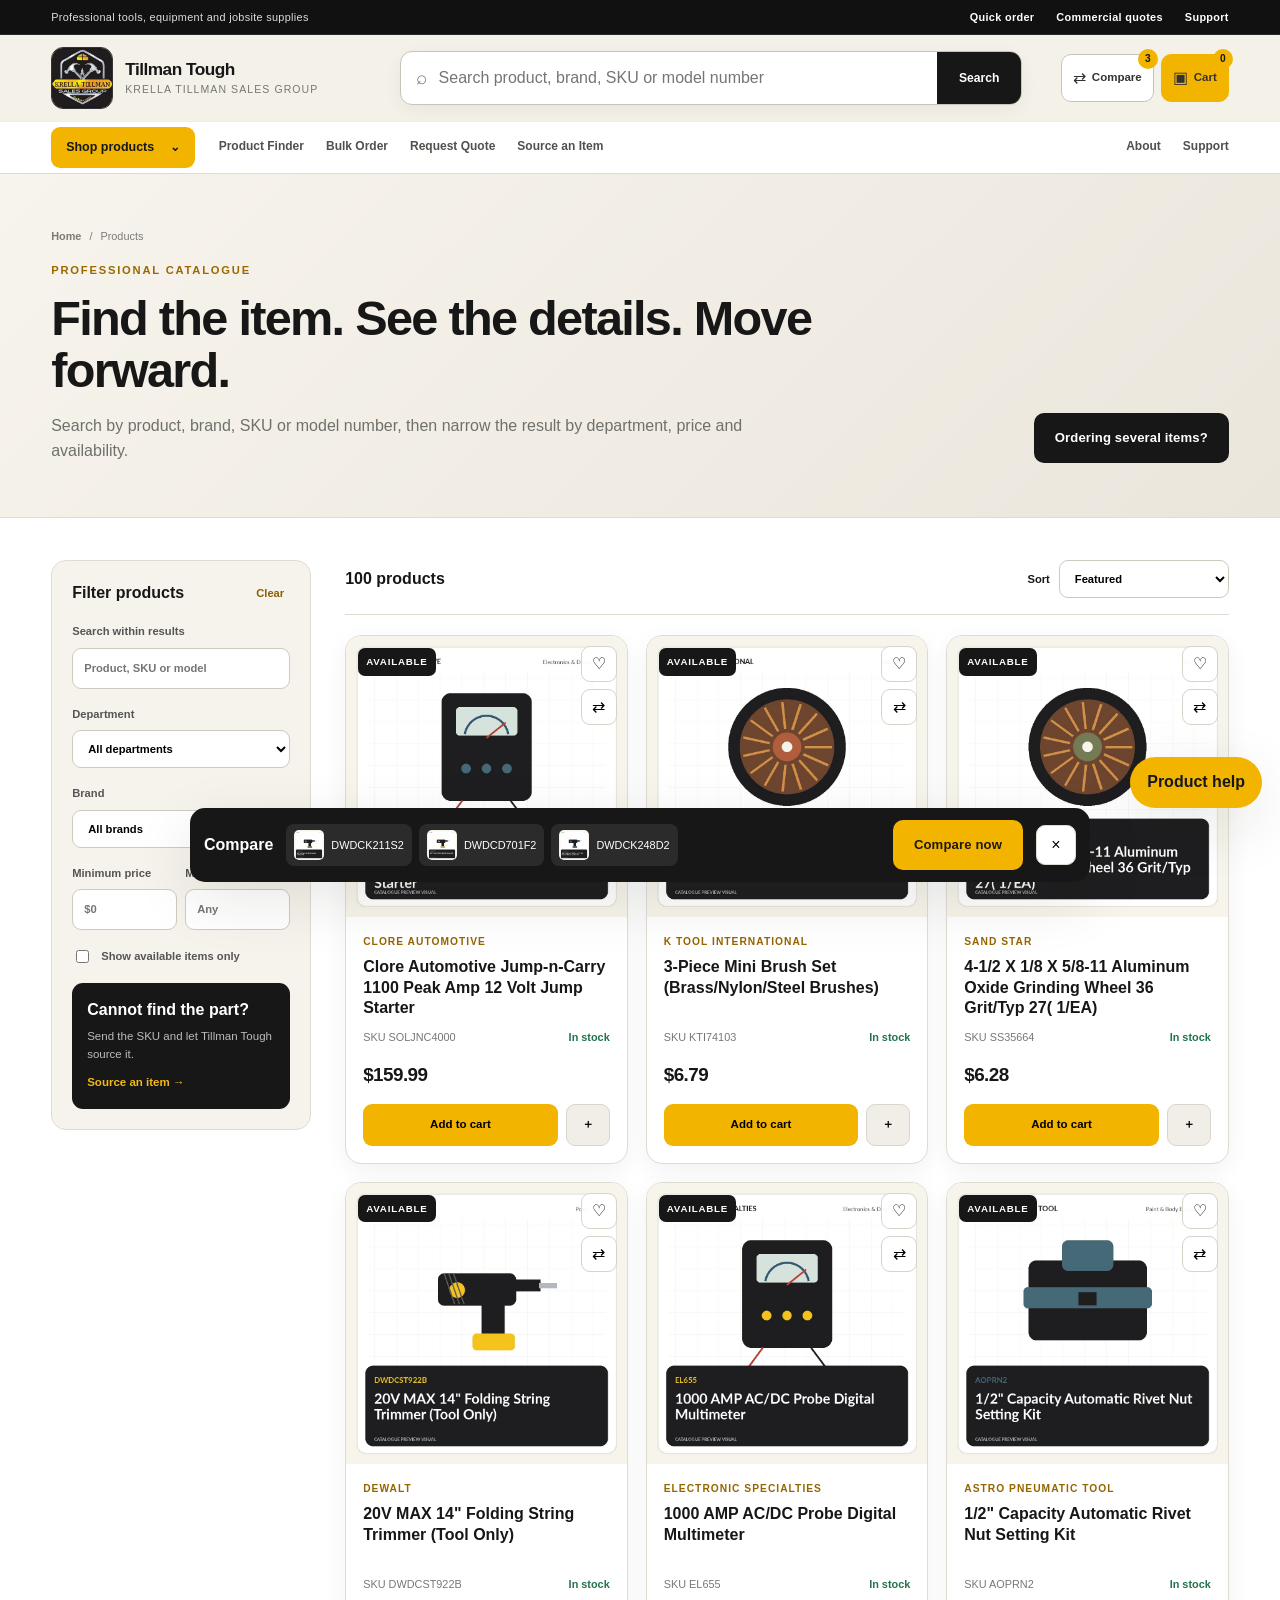
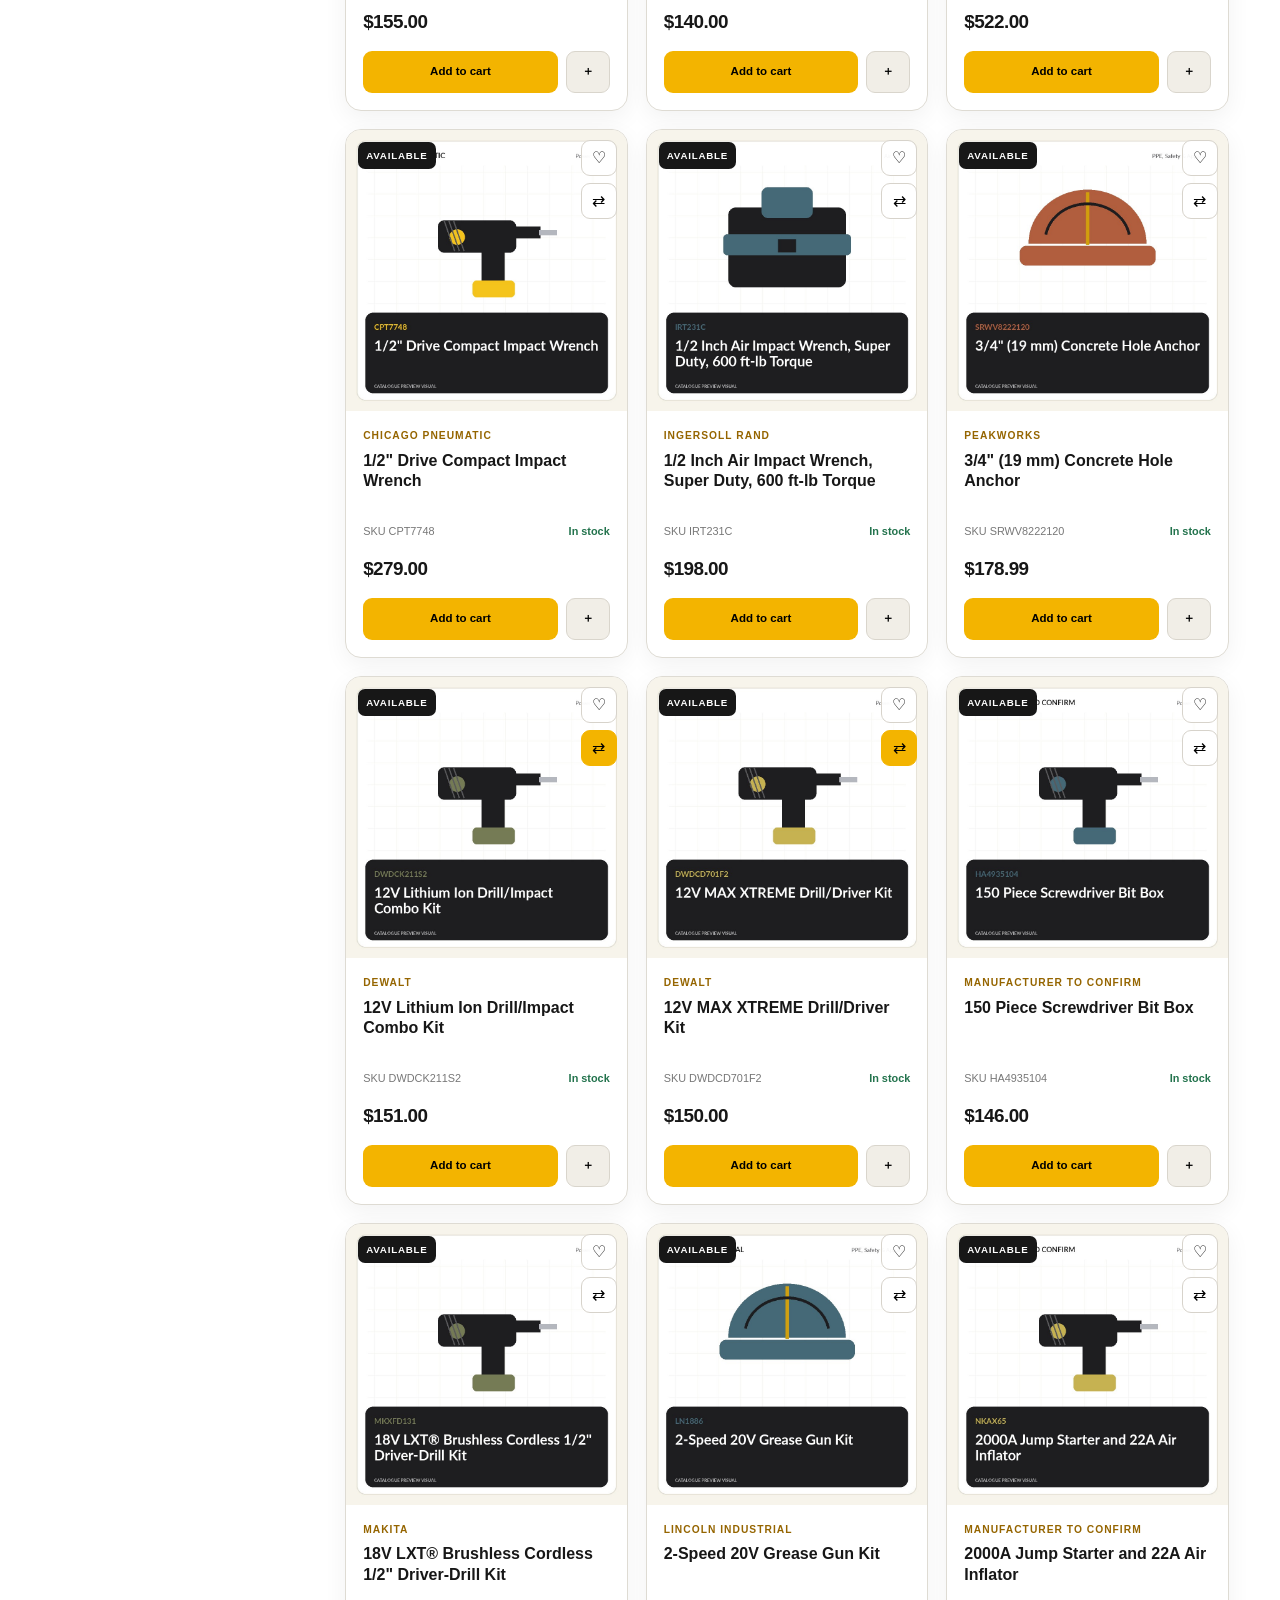
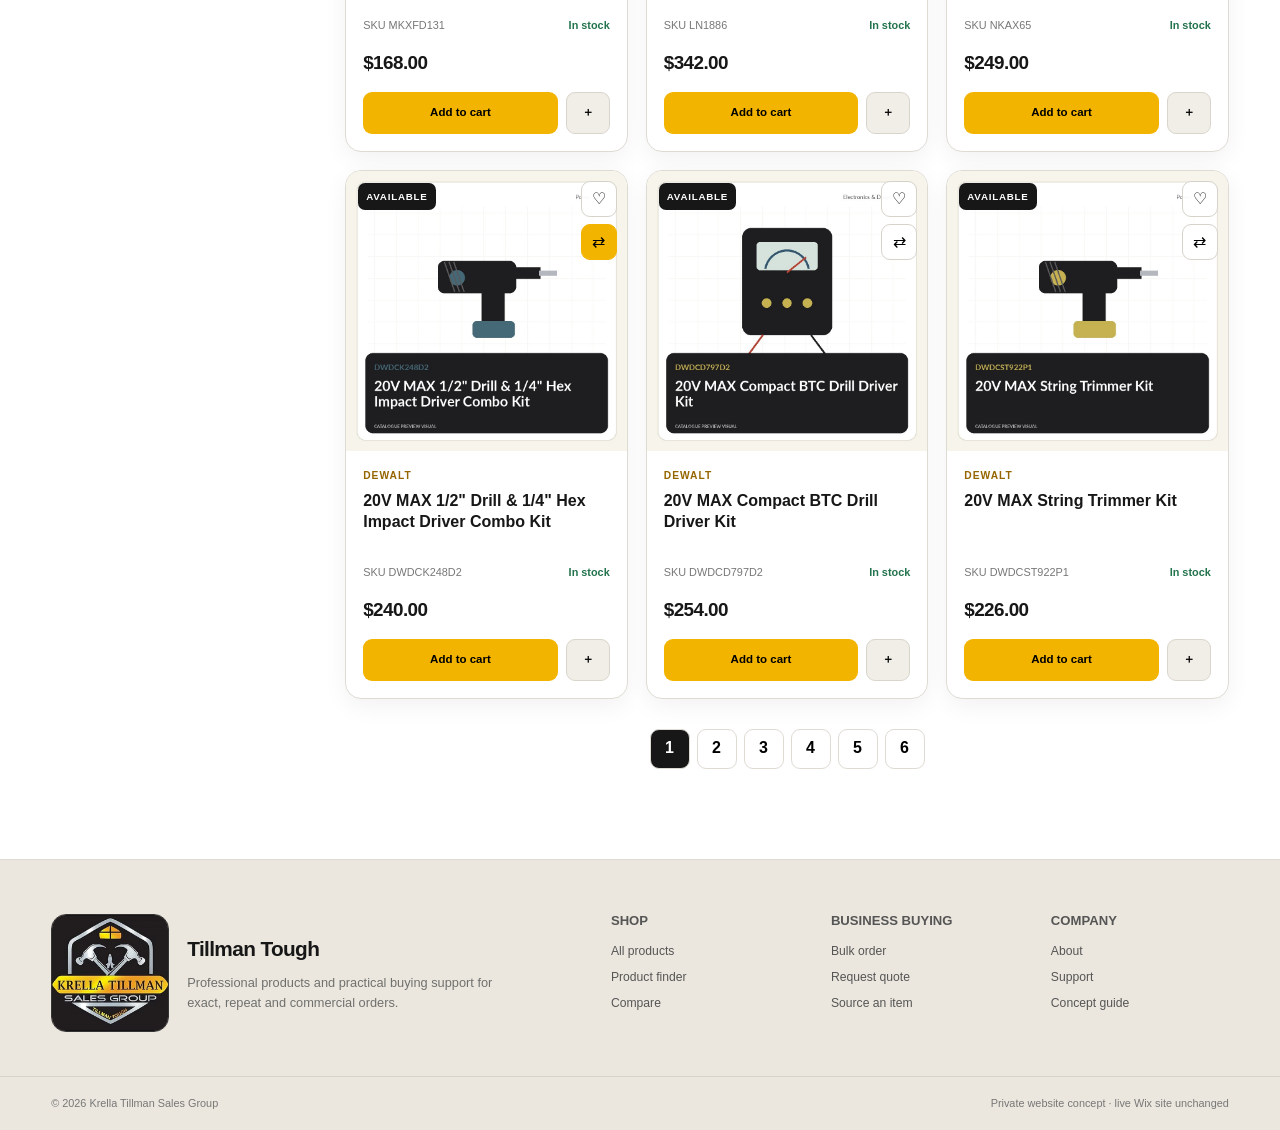
<file: shop.html>
<!doctype html>
<html lang="en">
<head>
<meta charset="utf-8">
<meta name="viewport" content="width=device-width,initial-scale=1">
<title>Shop Products | Tillman Tough</title>
<meta name="description" content="Search the Tillman Tough product preview by product, brand, SKU, category and price.">
<meta name="robots" content="noindex,nofollow">
<link rel="icon" href="assets/images/favicon.jpg" type="image/jpeg">
<link rel="stylesheet" href="assets/css/main.css">
<link rel="stylesheet" href="assets/css/public.css">
<script defer src="data/products.js"></script>
<script defer src="data/config.js"></script>
<script defer src="assets/js/app.js"></script>
</head><body data-page="shop.html">
<a class="skip-link" href="#main">Skip to content</a>
<div class="utility-bar">
  <div class="site-container utility-inner">
    <span>Professional tools, equipment and jobsite supplies</span>
    <nav aria-label="Utility navigation"><a href="bulk-order.html">Quick order</a><a href="quote.html">Commercial quotes</a><a href="contact.html">Support</a></nav>
  </div>
</div>
<header class="site-header">
  <div class="site-container header-main">
    <a class="brand" href="index.html" aria-label="Tillman Tough home">
      <img src="assets/images/krella-tillman-logo.jpg" alt="Krella Tillman Sales Group logo" width="72" height="72">
      <span><strong>Tillman Tough</strong><small>Krella Tillman Sales Group</small></span>
    </a>
    <form class="global-search" data-global-search-form role="search">
      <label class="sr-only" for="global-search-input">Search the catalogue</label>
      <span class="search-icon" aria-hidden="true">⌕</span>
      <input id="global-search-input" data-global-search-input autocomplete="off" placeholder="Search product, brand, SKU or model number">
      <button type="submit">Search</button>
      <div class="search-suggestions" data-search-suggestions></div>
    </form>
    <div class="header-actions">
      <a class="header-action" href="compare.html" aria-label="Compare products"><span aria-hidden="true">⇄</span><b>Compare</b><em data-compare-count>0</em></a>
      <button class="header-action header-action--cart" type="button" data-open-cart><span aria-hidden="true">▣</span><b>Cart</b><em data-cart-count>0</em></button>
      <button class="menu-toggle" type="button" data-menu-toggle aria-expanded="false" aria-controls="mobile-nav">Menu</button>
    </div>
  </div>
  <div class="nav-band">
    <div class="site-container nav-inner">
      <details class="department-menu">
        <summary>Shop products <span>⌄</span></summary>
        <div class="department-panel">
          <div><b>Core departments</b><a href="shop.html?category=Power%20Tools">Power tools</a><a href="shop.html?category=Hand%20Tools">Hand tools</a><a href="shop.html?category=Electronics%20%26%20Diagnostics">Diagnostics</a></div>
          <div><b>Specialist supplies</b><a href="shop.html?category=Welding%20Tools%20%26%20Equipment">Welding</a><a href="shop.html?category=Abrasives">Abrasives</a><a href="shop.html?category=PPE%2C%20Safety%20%26%20Apparel">Safety &amp; PPE</a></div>
          <div class="department-feature"><span>Need an exact part?</span><strong>Search by SKU or model number.</strong><a href="shop.html">Open the catalogue →</a></div>
        </div>
      </details>
      <nav class="primary-nav" aria-label="Primary navigation"><a class="nav-link " href="finder.html">Product Finder</a><a class="nav-link " href="bulk-order.html">Bulk Order</a><a class="nav-link " href="quote.html">Request Quote</a><a class="nav-link " href="source-item.html">Source an Item</a></nav>
      <nav class="secondary-nav" aria-label="Company navigation"><a class="" href="about.html">About</a><a class="" href="contact.html">Support</a></nav>
    </div>
  </div>
  <nav class="mobile-nav" id="mobile-nav" aria-label="Mobile navigation">
    <a href="shop.html">Shop all products</a><a href="finder.html">Product finder</a><a href="compare.html">Compare products</a><a href="bulk-order.html">Bulk order</a><a href="quote.html">Request quote</a><a href="source-item.html">Source an item</a><a href="about.html">About</a><a href="contact.html">Support</a>
  </nav>
</header>
<main id="main">
<section class="page-hero page-hero--compact"><div class="site-container"><nav class="breadcrumbs"><a href="index.html">Home</a><span>/</span><span>Products</span></nav><div class="page-hero__row"><div><span class="eyebrow">Professional catalogue</span><h1>Find the item. See the details. Move forward.</h1><p>Search by product, brand, SKU or model number, then narrow the result by department, price and availability.</p></div><a class="button button--dark" href="bulk-order.html">Ordering several items?</a></div></div></section>
<section class="catalog-section"><div class="site-container catalog-layout">
  <aside class="filter-panel" data-filter-panel>
    <div class="filter-head"><strong>Filter products</strong><button type="button" data-clear-filters>Clear</button></div>
    <label>Search within results<input id="catalog-search" placeholder="Product, SKU or model"></label>
    <label>Department<select id="catalog-category"><option value="">All departments</option></select></label>
    <label>Brand<select id="catalog-brand"><option value="">All brands</option></select></label>
    <div class="filter-range"><label>Minimum price<input id="catalog-min" type="number" min="0" inputmode="decimal" placeholder="$0"></label><label>Maximum price<input id="catalog-max" type="number" min="0" inputmode="decimal" placeholder="Any"></label></div>
    <label class="check-row"><input id="catalog-stock" type="checkbox"><span>Show available items only</span></label>
    <div class="filter-help"><b>Cannot find the part?</b><p>Send the SKU and let Tillman Tough source it.</p><a href="source-item.html">Source an item →</a></div>
  </aside>
  <div class="catalog-main">
    <div class="catalog-toolbar"><div><button class="filter-toggle" type="button" data-filter-toggle>Filters</button><strong data-catalog-count>100 products</strong><div class="active-filters" data-active-filters></div></div><label>Sort<select id="catalog-sort"><option value="featured">Featured</option><option value="price-asc">Price: low to high</option><option value="price-desc">Price: high to low</option><option value="name">Product name</option></select></label></div>
    <div class="product-grid product-grid--catalog" data-catalog-grid></div>
    <nav class="pagination" data-pagination aria-label="Product pages"></nav>
  </div>
</div></section>
</main><footer class="site-footer">
  <div class="site-container footer-grid">
    <div class="footer-brand"><img src="assets/images/krella-tillman-logo.jpg" alt="Krella Tillman Sales Group"><div><strong>Tillman Tough</strong><p>Professional products and practical buying support for exact, repeat and commercial orders.</p></div></div>
    <div><h2>Shop</h2><a href="shop.html">All products</a><a href="finder.html">Product finder</a><a href="compare.html">Compare</a></div>
    <div><h2>Business buying</h2><a href="bulk-order.html">Bulk order</a><a href="quote.html">Request quote</a><a href="source-item.html">Source an item</a></div>
    <div><h2>Company</h2><a href="about.html">About</a><a href="contact.html">Support</a><a href="review.html">Concept guide</a></div>
  </div>
  <div class="site-container footer-bottom"><span>© 2026 Krella Tillman Sales Group</span><span>Private website concept · live Wix site unchanged</span></div>
</footer>
</body></html>
</file>
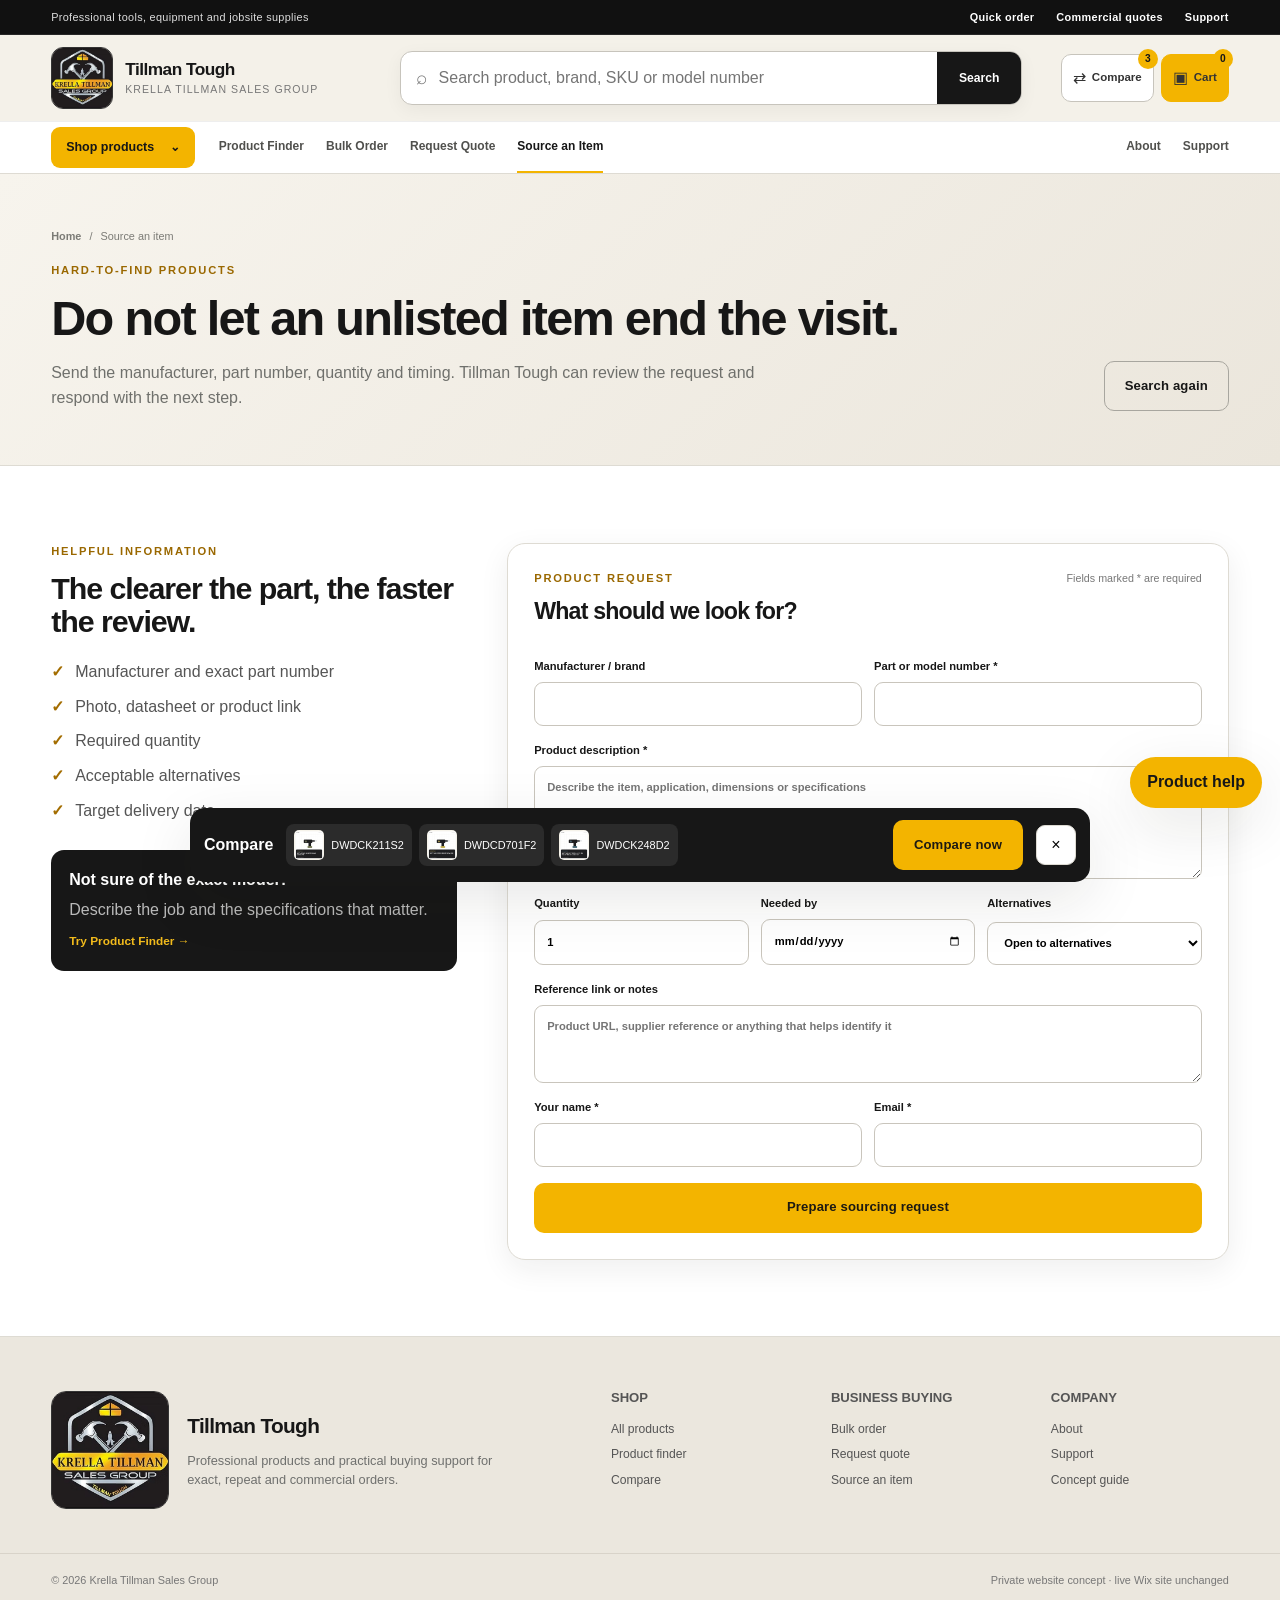
<file: source-item.html>
<!doctype html>
<html lang="en">
<head>
<meta charset="utf-8">
<meta name="viewport" content="width=device-width,initial-scale=1">
<title>Source an Item | Tillman Tough</title>
<meta name="description" content="Request a hard-to-find or unlisted product using a manufacturer and part number.">
<meta name="robots" content="noindex,nofollow">
<link rel="icon" href="assets/images/favicon.jpg" type="image/jpeg">
<link rel="stylesheet" href="assets/css/main.css">
<link rel="stylesheet" href="assets/css/public.css">
<script defer src="data/products.js"></script>
<script defer src="data/config.js"></script>
<script defer src="assets/js/app.js"></script>
</head><body data-page="source-item.html">
<a class="skip-link" href="#main">Skip to content</a>
<div class="utility-bar">
  <div class="site-container utility-inner">
    <span>Professional tools, equipment and jobsite supplies</span>
    <nav aria-label="Utility navigation"><a href="bulk-order.html">Quick order</a><a href="quote.html">Commercial quotes</a><a href="contact.html">Support</a></nav>
  </div>
</div>
<header class="site-header">
  <div class="site-container header-main">
    <a class="brand" href="index.html" aria-label="Tillman Tough home">
      <img src="assets/images/krella-tillman-logo.jpg" alt="Krella Tillman Sales Group logo" width="72" height="72">
      <span><strong>Tillman Tough</strong><small>Krella Tillman Sales Group</small></span>
    </a>
    <form class="global-search" data-global-search-form role="search">
      <label class="sr-only" for="global-search-input">Search the catalogue</label>
      <span class="search-icon" aria-hidden="true">⌕</span>
      <input id="global-search-input" data-global-search-input autocomplete="off" placeholder="Search product, brand, SKU or model number">
      <button type="submit">Search</button>
      <div class="search-suggestions" data-search-suggestions></div>
    </form>
    <div class="header-actions">
      <a class="header-action" href="compare.html" aria-label="Compare products"><span aria-hidden="true">⇄</span><b>Compare</b><em data-compare-count>0</em></a>
      <button class="header-action header-action--cart" type="button" data-open-cart><span aria-hidden="true">▣</span><b>Cart</b><em data-cart-count>0</em></button>
      <button class="menu-toggle" type="button" data-menu-toggle aria-expanded="false" aria-controls="mobile-nav">Menu</button>
    </div>
  </div>
  <div class="nav-band">
    <div class="site-container nav-inner">
      <details class="department-menu">
        <summary>Shop products <span>⌄</span></summary>
        <div class="department-panel">
          <div><b>Core departments</b><a href="shop.html?category=Power%20Tools">Power tools</a><a href="shop.html?category=Hand%20Tools">Hand tools</a><a href="shop.html?category=Electronics%20%26%20Diagnostics">Diagnostics</a></div>
          <div><b>Specialist supplies</b><a href="shop.html?category=Welding%20Tools%20%26%20Equipment">Welding</a><a href="shop.html?category=Abrasives">Abrasives</a><a href="shop.html?category=PPE%2C%20Safety%20%26%20Apparel">Safety &amp; PPE</a></div>
          <div class="department-feature"><span>Need an exact part?</span><strong>Search by SKU or model number.</strong><a href="shop.html">Open the catalogue →</a></div>
        </div>
      </details>
      <nav class="primary-nav" aria-label="Primary navigation"><a class="nav-link " href="finder.html">Product Finder</a><a class="nav-link " href="bulk-order.html">Bulk Order</a><a class="nav-link " href="quote.html">Request Quote</a><a class="nav-link is-active" href="source-item.html">Source an Item</a></nav>
      <nav class="secondary-nav" aria-label="Company navigation"><a class="" href="about.html">About</a><a class="" href="contact.html">Support</a></nav>
    </div>
  </div>
  <nav class="mobile-nav" id="mobile-nav" aria-label="Mobile navigation">
    <a href="shop.html">Shop all products</a><a href="finder.html">Product finder</a><a href="compare.html">Compare products</a><a href="bulk-order.html">Bulk order</a><a href="quote.html">Request quote</a><a href="source-item.html">Source an item</a><a href="about.html">About</a><a href="contact.html">Support</a>
  </nav>
</header>
<main id="main">
<section class="page-hero page-hero--compact"><div class="site-container"><nav class="breadcrumbs"><a href="index.html">Home</a><span>/</span><span>Source an item</span></nav><div class="page-hero__row"><div><span class="eyebrow">Hard-to-find products</span><h1>Do not let an unlisted item end the visit.</h1><p>Send the manufacturer, part number, quantity and timing. Tillman Tough can review the request and respond with the next step.</p></div><a class="button button--outline" href="shop.html">Search again</a></div></div></section>
<section class="section"><div class="site-container form-layout">
  <aside class="form-aside"><span class="eyebrow">Helpful information</span><h2>The clearer the part, the faster the review.</h2><ul><li>Manufacturer and exact part number</li><li>Photo, datasheet or product link</li><li>Required quantity</li><li>Acceptable alternatives</li><li>Target delivery date</li></ul><div class="aside-note"><b>Not sure of the exact model?</b><p>Describe the job and the specifications that matter.</p><a href="finder.html">Try Product Finder →</a></div></aside>
  <form class="request-form panel" data-request-form="source"><div class="panel-heading"><div><span class="eyebrow">Product request</span><h2>What should we look for?</h2></div><span>Fields marked * are required</span></div><div class="two-fields"><label>Manufacturer / brand<input name="brand"></label><label>Part or model number *<input id="source-part-number" name="part_number" required></label></div><label>Product description *<textarea name="description" rows="5" required placeholder="Describe the item, application, dimensions or specifications"></textarea></label><div class="three-fields"><label>Quantity<input name="quantity" type="number" min="1" value="1"></label><label>Needed by<input name="needed_by" type="date"></label><label>Alternatives<select name="alternatives"><option>Open to alternatives</option><option>Exact item only</option></select></label></div><label>Reference link or notes<textarea name="reference" rows="3" placeholder="Product URL, supplier reference or anything that helps identify it"></textarea></label><div class="two-fields"><label>Your name *<input name="name" required></label><label>Email *<input name="email" type="email" required></label></div><button class="button button--yellow button--full" type="submit">Prepare sourcing request</button></form>
</div></section>
</main><footer class="site-footer">
  <div class="site-container footer-grid">
    <div class="footer-brand"><img src="assets/images/krella-tillman-logo.jpg" alt="Krella Tillman Sales Group"><div><strong>Tillman Tough</strong><p>Professional products and practical buying support for exact, repeat and commercial orders.</p></div></div>
    <div><h2>Shop</h2><a href="shop.html">All products</a><a href="finder.html">Product finder</a><a href="compare.html">Compare</a></div>
    <div><h2>Business buying</h2><a href="bulk-order.html">Bulk order</a><a href="quote.html">Request quote</a><a href="source-item.html">Source an item</a></div>
    <div><h2>Company</h2><a href="about.html">About</a><a href="contact.html">Support</a><a href="review.html">Concept guide</a></div>
  </div>
  <div class="site-container footer-bottom"><span>© 2026 Krella Tillman Sales Group</span><span>Private website concept · live Wix site unchanged</span></div>
</footer>
</body></html>
</file>
<file: assets/css/main.css>
:root{
  --ink:#171717;--ink-2:#282828;--ink-3:#414141;--muted:#6f706e;
  --yellow:#f3b400;--yellow-2:#d89200;--yellow-soft:#fff3c8;
  --paper:#f4f1e9;--paper-2:#ebe7de;--white:#fff;--silver:#d5d8dc;--line:#dedbd3;
  --green:#23734d;--red:#a83c33;--shadow:0 18px 60px rgba(25,25,22,.10);--shadow-sm:0 9px 30px rgba(25,25,22,.07);
  --radius:18px;--radius-sm:12px;--max:1440px;--pad:clamp(18px,4vw,64px)
}
*{box-sizing:border-box}html{scroll-behavior:smooth}body{margin:0;background:var(--paper);color:var(--ink);font-family:Arial,"Helvetica Neue",sans-serif;line-height:1.55;-webkit-font-smoothing:antialiased}body.is-locked{overflow:hidden}a{color:inherit;text-decoration:none}img{display:block;max-width:100%}button,input,select,textarea{font:inherit}button{cursor:pointer}.site-container{width:min(var(--max),100%);margin-inline:auto;padding-inline:var(--pad)}.sr-only{position:absolute!important;width:1px!important;height:1px!important;padding:0!important;margin:-1px!important;overflow:hidden!important;clip:rect(0,0,0,0)!important;white-space:nowrap!important;border:0!important}.skip-link{position:fixed;left:12px;top:12px;z-index:9999;background:#fff;padding:10px 14px;border:2px solid #111;border-radius:8px;transform:translateY(-150%)}.skip-link:focus{transform:none}:focus-visible{outline:3px solid rgba(243,180,0,.7);outline-offset:3px}
.eyebrow{display:block;margin-bottom:12px;color:#9a6800;font-size:.7rem;font-weight:800;letter-spacing:.16em;text-transform:uppercase}.eyebrow--yellow{color:#f4bd1c}h1,h2,h3{margin:0;color:var(--ink);font-weight:850;line-height:1.08;letter-spacing:-.035em}h1{font-size:clamp(2.35rem,4.6vw,4.75rem)}h2{font-size:clamp(1.7rem,3vw,3rem)}h3{font-size:1.2rem}p{margin:0;color:var(--muted)}.button{display:inline-flex;align-items:center;justify-content:center;min-height:50px;padding:13px 20px;border:1px solid transparent;border-radius:10px;font-size:.82rem;font-weight:800;letter-spacing:.01em;transition:.18s}.button:hover{transform:translateY(-1px);box-shadow:var(--shadow-sm)}.button--yellow{background:var(--yellow);color:#1d1a12}.button--dark{background:var(--ink);color:#fff}.button--outline{background:transparent;border-color:#a8a69f;color:var(--ink)}.button--light{background:#fff;color:var(--ink)}.button--full{width:100%}.text-link{font-size:.82rem;font-weight:800;color:#8a5e00}.panel{background:#fff;border:1px solid var(--line);border-radius:var(--radius);box-shadow:var(--shadow-sm)}
.utility-bar{background:#111;color:#ddd;border-bottom:1px solid #272727}.utility-inner{min-height:34px;display:flex;align-items:center;justify-content:space-between;gap:24px;font-size:.68rem;letter-spacing:.03em}.utility-inner nav{display:flex;gap:22px}.utility-inner a{color:#fff;font-weight:700}.site-header{position:sticky;top:0;z-index:100;background:rgba(244,241,233,.97);backdrop-filter:blur(16px);border-bottom:1px solid var(--line)}.header-main{min-height:86px;display:grid;grid-template-columns:minmax(220px,310px) minmax(340px,1fr) auto;align-items:center;gap:clamp(18px,3vw,42px)}.brand{display:flex;align-items:center;gap:12px;min-width:0}.brand img{width:62px;height:62px;object-fit:cover;border-radius:12px;border:1px solid #343434;background:#181818}.brand span{display:grid;line-height:1}.brand strong{font-size:1.08rem;letter-spacing:-.03em}.brand small{margin-top:6px;color:#777;font-size:.66rem;text-transform:uppercase;letter-spacing:.1em}.global-search{position:relative;display:grid;grid-template-columns:auto 1fr auto;align-items:center;background:#fff;border:1px solid #c7c4bc;border-radius:12px;box-shadow:0 5px 18px rgba(20,20,18,.05)}.global-search:focus-within{border-color:#c78900;box-shadow:0 0 0 4px rgba(243,180,0,.16)}.search-icon{padding-left:15px;color:#777;font-size:1.2rem}.global-search input{min-width:0;padding:14px 12px;border:0;outline:0;background:transparent}.global-search>button{align-self:stretch;border:0;background:var(--ink);color:#fff;padding:0 22px;border-radius:0 11px 11px 0;font-size:.76rem;font-weight:800}.search-suggestions{display:none;position:absolute;left:0;right:0;top:calc(100% + 8px);max-height:450px;overflow:auto;background:#fff;border:1px solid var(--line);border-radius:14px;box-shadow:var(--shadow);z-index:120}.search-suggestions.is-open{display:block}.search-result{display:grid;grid-template-columns:58px minmax(0,1fr) auto;gap:12px;align-items:center;padding:11px 13px;border-bottom:1px solid #eee}.search-result:last-child{border-bottom:0}.search-result:hover{background:#fff8e5}.search-result img{width:58px;height:58px;object-fit:cover;border-radius:8px}.search-result span{min-width:0}.search-result b,.search-result small{display:block}.search-result b{line-height:1.25}.search-result small{color:#777;font-size:.72rem;margin-top:3px}.search-result>strong{font-size:.8rem}.header-actions{display:flex;align-items:center;gap:7px}.header-action,.menu-toggle{position:relative;min-height:48px;padding:9px 11px;border:1px solid #c7c4bc;background:#fff;border-radius:10px;color:#333;display:grid;grid-template-columns:auto auto;align-items:center;gap:6px;font-size:.72rem}.header-action span{font-size:1rem}.header-action em{position:absolute;right:-5px;top:-6px;display:grid;place-items:center;min-width:20px;height:20px;padding:0 5px;border-radius:20px;background:var(--yellow);color:#171717;font-style:normal;font-weight:900;font-size:.64rem}.header-action--cart{background:var(--yellow);border-color:var(--yellow)}.menu-toggle{display:none;font-weight:800}.nav-band{background:#fff;border-top:1px solid #eee}.nav-inner{min-height:50px;display:flex;align-items:center;gap:24px}.department-menu{position:relative}.department-menu summary{list-style:none;cursor:pointer;background:var(--yellow);padding:11px 15px;border-radius:9px;font-size:.78rem;font-weight:850}.department-menu summary::-webkit-details-marker{display:none}.department-menu summary span{margin-left:12px}.department-panel{position:absolute;top:calc(100% + 10px);left:0;width:min(780px,88vw);display:grid;grid-template-columns:1fr 1fr 1.15fr;gap:28px;padding:24px;background:#fff;border:1px solid var(--line);border-radius:16px;box-shadow:var(--shadow)}.department-panel>div{display:grid;align-content:start;gap:8px}.department-panel b{text-transform:uppercase;letter-spacing:.12em;font-size:.65rem;color:#8a5e00;margin-bottom:5px}.department-panel a{font-size:.82rem;color:#4e4e4b;padding:3px 0}.department-feature{background:#171717;color:#fff;padding:18px;border-radius:12px}.department-feature span{color:#f0bd2f;font-size:.7rem;text-transform:uppercase;font-weight:800;letter-spacing:.12em}.department-feature strong{font-size:1.05rem;line-height:1.2}.department-feature a{color:#fff}.primary-nav,.secondary-nav{display:flex;align-items:center;gap:22px}.primary-nav a,.secondary-nav a{padding:15px 0;border-bottom:2px solid transparent;font-size:.75rem;font-weight:750;color:#50504d;white-space:nowrap}.primary-nav a:hover,.secondary-nav a:hover,.primary-nav a.is-active,.secondary-nav a.is-active{color:#171717;border-color:var(--yellow)}.secondary-nav{margin-left:auto}.mobile-nav{display:none}
.home-hero{background:linear-gradient(135deg,#f7f4ed 0%,#ece7dd 100%);border-bottom:1px solid var(--line);overflow:hidden}.hero-grid{min-height:610px;display:grid;grid-template-columns:minmax(0,.88fr) minmax(520px,1.12fr);gap:clamp(40px,6vw,90px);align-items:center;padding-block:60px}.hero-copy h1 span{display:block;color:#9c6900}.hero-copy>p{max-width:670px;margin-top:22px;font-size:clamp(1rem,1.4vw,1.2rem)}.hero-search{display:grid;grid-template-columns:1fr auto;max-width:720px;margin-top:28px;background:#fff;border:1px solid #bab7af;border-radius:12px;overflow:hidden;box-shadow:var(--shadow-sm)}.hero-search input{min-width:0;border:0;outline:0;padding:16px 17px}.hero-search button{border:0;background:var(--yellow);padding:0 22px;font-weight:850}.hero-links{display:flex;gap:22px;flex-wrap:wrap;margin-top:18px}.hero-links a{font-size:.76rem;font-weight:750;color:#755100}.hero-proof{display:flex;gap:28px;flex-wrap:wrap;margin-top:30px;padding-top:24px;border-top:1px solid #d5d0c6}.hero-proof span{display:grid;color:#777;font-size:.68rem;text-transform:uppercase;letter-spacing:.08em}.hero-proof b{font-size:1.5rem;color:#171717;letter-spacing:-.04em}.hero-stage{position:relative;min-height:520px;background:#171717;border-radius:26px;padding:22px;box-shadow:var(--shadow);overflow:hidden}.hero-stage:before{content:"";position:absolute;right:-130px;top:-130px;width:330px;height:330px;border-radius:50%;background:rgba(243,180,0,.16)}.hero-stage__header{position:relative;z-index:2;display:flex;justify-content:space-between;color:#fff;font-size:.72rem;font-weight:750}.hero-stage__header a{color:#f3bd26}.hero-product{position:absolute;display:block;background:#fff;border-radius:16px;box-shadow:0 16px 45px rgba(0,0,0,.26);overflow:hidden;transition:.2s}.hero-product:hover{transform:translateY(-4px) rotate(0deg)!important}.hero-product img{width:100%;height:100%;object-fit:cover}.hero-product span{position:absolute;left:0;right:0;bottom:0;padding:52px 14px 14px;background:linear-gradient(transparent,rgba(13,13,13,.92));color:#fff}.hero-product small,.hero-product strong{display:block}.hero-product small{color:#f1bd2d;font-size:.61rem;text-transform:uppercase;letter-spacing:.08em}.hero-product strong{font-size:.82rem;line-height:1.2;margin-top:4px}.hero-product--1{left:34px;top:72px;width:43%;height:300px;transform:rotate(-3deg)}.hero-product--2{right:25px;top:93px;width:39%;height:275px;transform:rotate(3deg)}.hero-product--3{left:32%;top:245px;width:37%;height:250px;z-index:3;transform:rotate(-1deg)}.hero-stage__note{position:absolute;left:24px;right:24px;bottom:20px;z-index:5;display:grid;grid-template-columns:auto 1fr auto;gap:14px;align-items:center;background:rgba(255,255,255,.96);border-radius:12px;padding:13px 15px}.hero-stage__note b{font-size:.78rem}.hero-stage__note span{font-size:.7rem;color:#73736e}.hero-stage__note a{font-size:.72rem;font-weight:850;color:#835900}.route-strip{background:#fff;border-bottom:1px solid var(--line)}.route-grid{display:grid;grid-template-columns:repeat(4,1fr)}.route-grid>a{display:grid;grid-template-columns:auto 1fr auto;gap:12px;align-items:center;padding:22px 20px;border-right:1px solid var(--line)}.route-grid>a:first-child{border-left:1px solid var(--line)}.route-grid>a:hover{background:#fff8e6}.route-grid>a>span{font-size:.7rem;font-weight:900;color:#a56f00}.route-grid b,.route-grid small{display:block}.route-grid b{font-size:.78rem}.route-grid small{color:#777;font-size:.68rem;margin-top:3px}.route-grid i{font-style:normal;color:#a36e00}.section{padding:clamp(62px,6vw,96px) 0;background:#fff}.section--paper{background:var(--paper)}.section--dark{background:#171717;color:#fff}.section-heading{display:flex;justify-content:space-between;align-items:end;gap:34px;margin-bottom:36px}.section-heading>div{max-width:850px}.section-heading p{max-width:560px}.category-grid{display:grid;grid-template-columns:repeat(4,1fr);gap:16px}.category-card{position:relative;min-height:265px;background:#fff;border:1px solid var(--line);border-radius:16px;overflow:hidden;box-shadow:var(--shadow-sm)}.category-card img{width:100%;height:176px;object-fit:cover}.category-card__body{padding:17px}.category-card__body b,.category-card__body small{display:block}.category-card__body b{font-size:.95rem}.category-card__body small{margin-top:5px;color:#777}.category-card__arrow{position:absolute;right:14px;bottom:14px;width:34px;height:34px;border-radius:50%;display:grid;place-items:center;background:var(--yellow)}.product-grid{display:grid;grid-template-columns:repeat(4,1fr);gap:18px}.product-card{position:relative;display:flex;flex-direction:column;min-width:0;background:#fff;border:1px solid var(--line);border-radius:16px;overflow:hidden;box-shadow:0 7px 24px rgba(25,25,22,.055);transition:.2s}.product-card:hover{transform:translateY(-3px);box-shadow:var(--shadow-sm);border-color:#c7c0b1}.product-card__media{position:relative;display:block;aspect-ratio:1/1;background:#f8f6ef;overflow:hidden}.product-card__media img{width:100%;height:100%;object-fit:cover;transition:.25s}.product-card:hover .product-card__media img{transform:scale(1.025)}.product-card__badge{position:absolute;left:12px;top:12px;padding:6px 8px;border-radius:7px;background:#171717;color:#fff;font-size:.61rem;font-weight:800;text-transform:uppercase;letter-spacing:.08em}.product-card__tools{position:absolute;right:10px;top:10px;display:grid;gap:7px}.product-card__tools button{width:36px;height:36px;border:1px solid #d7d3cb;border-radius:9px;background:rgba(255,255,255,.95);font-size:1rem}.product-card__tools button.is-active{background:var(--yellow);border-color:var(--yellow)}.product-card__body{display:flex;flex:1;flex-direction:column;padding:17px}.product-card__brand{font-size:.64rem;color:#956500;text-transform:uppercase;letter-spacing:.1em;font-weight:850}.product-card__title{margin-top:7px;font-weight:800;line-height:1.3;min-height:3.9em}.product-card__meta{display:flex;justify-content:space-between;gap:10px;margin-top:10px;font-size:.68rem}.product-card__sku{color:#777}.stock{color:var(--green);font-weight:800}.stock--out{color:var(--red)}.product-card__price{margin-top:14px;font-size:1.18rem;font-weight:900;letter-spacing:-.03em}.product-card__actions{display:grid;grid-template-columns:1fr auto;gap:8px;margin-top:auto;padding-top:15px}.product-card__actions button{min-height:42px;border:0;border-radius:9px;background:var(--yellow);font-size:.72rem;font-weight:850}.product-card__actions button:last-child{width:44px;background:#f1eee7;border:1px solid #d9d5cc}.buyer-grid{display:grid;grid-template-columns:.85fr 1.15fr;gap:70px;align-items:center}.buyer-copy h2{color:#fff}.buyer-copy p{margin:20px 0 28px;color:#bcbcb8;max-width:600px}.buyer-options{display:grid;gap:12px}.buyer-options a{display:grid;grid-template-columns:40px 1fr;column-gap:12px;padding:22px;border:1px solid #393939;border-radius:14px;background:#222}.buyer-options a:hover{border-color:#8c6a16;background:#27251f}.buyer-options span{grid-row:1/3;color:#f2ba21;font-weight:900}.buyer-options strong{color:#fff}.buyer-options p{font-size:.78rem;color:#aeadab}.brand-grid{display:grid;grid-template-columns:repeat(6,1fr);gap:12px}.brand-card{min-height:105px;display:flex;flex-direction:column;justify-content:center;padding:17px;background:#fff;border:1px solid var(--line);border-radius:14px}.brand-card:hover{border-color:#c59622;box-shadow:var(--shadow-sm)}.brand-card b{font-size:.92rem}.brand-card small{margin-top:5px;color:#777}.service-grid{display:grid;grid-template-columns:repeat(3,1fr);gap:18px}.service-grid article{padding:28px;border:1px solid var(--line);border-radius:16px}.service-grid article>span{display:grid;place-items:center;width:44px;height:44px;border-radius:12px;background:var(--yellow-soft);color:#8d6000;font-size:1.25rem}.service-grid h3{margin-top:18px}.service-grid p{margin-top:8px}
.page-hero{background:#171717;color:#fff}.page-hero--compact{background:linear-gradient(135deg,#f7f4ed,#ebe6dc);color:var(--ink);border-bottom:1px solid var(--line)}.page-hero>.site-container{padding-block:72px}.page-hero--compact>.site-container{padding-block:54px}.page-hero h1,.page-hero h2{color:inherit}.page-hero p{max-width:760px;margin-top:17px;color:#bdbdb8}.page-hero--compact p{color:#6f706c}.page-hero__row{display:flex;align-items:end;justify-content:space-between;gap:30px}.page-hero__row>div{max-width:950px}.page-hero__row h1{font-size:clamp(2.15rem,3.8vw,3.85rem)}.page-hero__split{display:grid;grid-template-columns:1fr auto;align-items:end;gap:50px}.page-hero__stat{display:grid;min-width:180px;padding:24px;border:1px solid #3b3b3b;border-radius:16px}.page-hero__stat strong{font-size:1.8rem;color:#f4bd1f}.page-hero__stat span{color:#aaa}.breadcrumbs{display:flex;gap:8px;margin-bottom:18px;font-size:.68rem;color:#7b7b76}.breadcrumbs a{font-weight:750}.breadcrumbs--light{color:#aaa}.catalog-section{padding:42px 0 90px;background:#fff}.catalog-layout{display:grid;grid-template-columns:260px 1fr;gap:34px;align-items:start}.filter-panel{position:sticky;top:154px;display:grid;gap:17px;padding:20px;background:#f6f3ec;border:1px solid var(--line);border-radius:15px}.filter-head{display:flex;justify-content:space-between;align-items:center}.filter-head button{border:0;background:transparent;color:#8c5e00;font-size:.7rem;font-weight:800}.filter-panel label{display:grid;gap:7px;font-size:.7rem;font-weight:800;color:#555}.filter-panel input,.filter-panel select,.catalog-toolbar select{width:100%;padding:11px;border:1px solid #cfcac0;border-radius:9px;background:#fff;outline:0}.filter-panel input:focus,.filter-panel select:focus,.catalog-toolbar select:focus{border-color:#b57a00;box-shadow:0 0 0 3px rgba(243,180,0,.13)}.filter-range{display:grid;grid-template-columns:1fr 1fr;gap:8px}.check-row{display:flex!important;grid-template-columns:auto 1fr!important;align-items:center;gap:9px!important}.check-row input{width:auto}.filter-help{padding:15px;background:#171717;color:#fff;border-radius:11px}.filter-help p{font-size:.72rem;color:#bcbcb8;margin-top:5px}.filter-help a{display:inline-block;margin-top:10px;color:#f1b917;font-size:.72rem;font-weight:800}.catalog-toolbar{display:flex;justify-content:space-between;align-items:center;gap:20px;margin-bottom:20px;padding-bottom:16px;border-bottom:1px solid var(--line)}.catalog-toolbar>div{display:flex;align-items:center;gap:14px;flex-wrap:wrap}.catalog-toolbar label{display:flex;align-items:center;gap:9px;font-size:.7rem;font-weight:800}.catalog-toolbar select{width:auto;min-width:170px}.filter-toggle{display:none}.active-filters{display:flex;gap:7px;flex-wrap:wrap}.filter-chip{border:1px solid #d4c9ab;background:#fff8df;border-radius:50px;padding:6px 10px;font-size:.66rem}.product-grid--catalog{grid-template-columns:repeat(3,1fr)}.pagination{display:flex;justify-content:center;gap:7px;margin-top:30px}.pagination button{width:40px;height:40px;border:1px solid var(--line);background:#fff;border-radius:9px;font-weight:800}.pagination button.is-active{background:#171717;color:#fff}.empty-state{grid-column:1/-1;text-align:center;padding:60px 24px;border:1px dashed #c8c2b7;border-radius:16px}.empty-state span{font-size:2rem;color:#a36d00}.empty-state h3{margin-top:12px}.empty-state p{margin-top:8px}.product-page{padding:54px 0 90px;background:#fff}.product-shell{display:grid;grid-template-columns:minmax(0,1.05fr) minmax(420px,.95fr);gap:clamp(38px,6vw,86px)}.product-gallery{display:grid;grid-template-columns:88px 1fr;gap:14px;align-items:start}.product-thumbs{display:grid;gap:10px}.product-thumbs button{aspect-ratio:1;border:1px solid var(--line);border-radius:10px;background:#fff;padding:4px;overflow:hidden}.product-thumbs button.is-active{border:2px solid var(--yellow)}.product-thumbs img{width:100%;height:100%;object-fit:cover}.product-main-image{aspect-ratio:1;background:#f7f5ef;border:1px solid var(--line);border-radius:18px;overflow:hidden}.product-main-image img{width:100%;height:100%;object-fit:cover}.product-info{padding-top:4px}.product-info h1{font-size:clamp(1.9rem,3.2vw,3.15rem)}.product-brand-line{display:flex;align-items:center;gap:10px;margin-bottom:12px;font-size:.7rem;text-transform:uppercase;letter-spacing:.11em;color:#8c5f00;font-weight:850}.product-rating{display:flex;align-items:center;gap:8px;margin-top:16px;color:#777;font-size:.75rem}.product-rating b{color:#a36d00;letter-spacing:.1em}.product-price{margin-top:22px;font-size:2rem;font-weight:900;letter-spacing:-.04em}.product-summary{margin-top:15px;font-size:1rem}.product-status-row{display:flex;gap:18px;align-items:center;margin-top:17px;padding:13px 0;border-block:1px solid var(--line);font-size:.76rem}.product-actions{display:grid;grid-template-columns:92px 1fr auto;gap:10px;margin-top:20px}.qty-control{display:grid;grid-template-columns:28px 1fr 28px;align-items:center;border:1px solid #c8c4bb;border-radius:10px;background:#fff}.qty-control button{border:0;background:transparent;font-weight:900}.qty-control input{width:100%;border:0;text-align:center;outline:0}.product-actions>button{border:0;border-radius:10px;padding:0 20px;font-weight:850}.product-actions .add-cart{background:var(--yellow)}.product-actions .add-compare{background:#f1eee7;border:1px solid var(--line)}.business-options{display:grid;grid-template-columns:1fr 1fr;gap:10px;margin-top:16px}.business-options a{padding:14px;border:1px solid var(--line);border-radius:11px;font-size:.72rem;font-weight:800;background:#fff}.business-options small{display:block;color:#777;margin-top:4px;font-weight:400}.product-assurance{display:grid;grid-template-columns:repeat(3,1fr);gap:8px;margin-top:20px}.product-assurance div{padding:12px;background:#f5f2eb;border-radius:10px}.product-assurance b,.product-assurance small{display:block}.product-assurance b{font-size:.68rem}.product-assurance small{font-size:.63rem;color:#777;margin-top:3px}.product-details{grid-column:1/-1;margin-top:44px;display:grid;grid-template-columns:.75fr 1.25fr;gap:50px;padding-top:38px;border-top:1px solid var(--line)}.product-details h2{font-size:1.65rem}.spec-table{width:100%;border-collapse:collapse;background:#fff;border:1px solid var(--line);border-radius:14px;overflow:hidden}.spec-table th,.spec-table td{padding:13px 15px;border-bottom:1px solid #ebe8e1;text-align:left;font-size:.78rem}.spec-table th{width:38%;background:#f7f4ed;color:#555}.spec-table tr:last-child th,.spec-table tr:last-child td{border-bottom:0}
.compare-section{padding:36px 0 90px;background:#fff}.compare-builder{display:grid;grid-template-columns:auto minmax(300px,1fr) auto;gap:22px;align-items:center;margin-bottom:24px;padding:17px 18px;background:#f5f2eb;border:1px solid var(--line);border-radius:14px}.compare-builder>div:first-child{display:grid}.compare-builder span{font-size:.7rem;color:#777}.compare-search{position:relative}.compare-search input{width:100%;padding:13px 14px;border:1px solid #c8c3b9;border-radius:10px;outline:0;background:#fff}.compare-search-results{display:none;position:absolute;left:0;right:0;top:calc(100% + 7px);z-index:20;max-height:380px;overflow:auto;background:#fff;border:1px solid var(--line);border-radius:12px;box-shadow:var(--shadow)}.compare-search-results.is-open{display:block}.compare-add-result{display:grid;grid-template-columns:48px 1fr auto;gap:10px;align-items:center;width:100%;padding:9px 11px;border:0;border-bottom:1px solid #eee;background:#fff;text-align:left}.compare-add-result:hover{background:#fff8e4}.compare-add-result img{width:48px;height:48px;object-fit:cover;border-radius:7px}.compare-add-result strong,.compare-add-result small{display:block}.compare-add-result small{font-size:.67rem;color:#777}.compare-diff-toggle{white-space:nowrap}.compare-frame{overflow:auto;border:1px solid var(--line);border-radius:16px}.compare-table{width:100%;min-width:920px;border-collapse:separate;border-spacing:0;background:#fff}.compare-table th,.compare-table td{padding:14px;border-right:1px solid #e8e5de;border-bottom:1px solid #e8e5de;text-align:left;vertical-align:top}.compare-table tr:last-child th,.compare-table tr:last-child td{border-bottom:0}.compare-table th:last-child,.compare-table td:last-child{border-right:0}.compare-table thead th{position:relative;background:#fff}.compare-table thead th:first-child{width:180px;background:#f6f3ec}.compare-product-head{min-width:210px}.compare-product-head img{width:150px;height:150px;object-fit:cover;border-radius:10px;background:#f8f6f0}.compare-product-head b{display:block;margin-top:10px;line-height:1.25}.compare-product-head small{display:block;margin-top:5px;color:#777}.compare-product-actions{display:flex;gap:7px;margin-top:12px}.compare-product-actions button,.compare-product-actions a{padding:8px 10px;border-radius:8px;border:1px solid var(--line);background:#fff;font-size:.68rem;font-weight:800}.compare-product-actions button:first-child{background:var(--yellow);border-color:var(--yellow)}.compare-remove{position:absolute;right:10px;top:10px;width:28px;height:28px;border:1px solid var(--line);border-radius:8px;background:#fff}.compare-row-label{background:#f6f3ec;font-size:.72rem;font-weight:850}.compare-different td:not(:first-child){background:#fff9e7}.compare-same.is-hidden{display:none}.compare-summary{display:flex;justify-content:space-between;align-items:center;margin-bottom:16px}.compare-summary p{font-size:.76rem}.compare-empty{text-align:center;padding:60px 20px;border:1px dashed #c8c3b9;border-radius:16px}.compare-empty h2{font-size:1.7rem}.compare-empty p{margin:10px 0 20px}
.finder-layout{display:grid;grid-template-columns:.8fr 1.2fr;gap:38px;align-items:start}.finder-form{display:grid;gap:14px}.form-section{display:grid;grid-template-columns:44px 1fr;gap:14px;padding:23px;background:#fff;border:1px solid var(--line);border-radius:15px}.form-section>span{display:grid;place-items:center;width:38px;height:38px;border-radius:50%;background:var(--yellow);font-weight:900}.form-section h2{font-size:1.35rem;margin-bottom:16px}.form-section label{display:grid;gap:7px;font-size:.7rem;font-weight:800}.form-section input,.form-section select{width:100%;padding:12px;border:1px solid #cbc7bd;border-radius:9px;background:#fff}.choice-grid{display:grid;grid-template-columns:repeat(3,1fr);gap:8px}.choice-grid label{position:relative;padding:13px;border:1px solid var(--line);border-radius:10px;cursor:pointer}.choice-grid input{position:absolute;opacity:0}.choice-grid label:has(input:checked){border-color:#c28800;background:#fff8e1}.choice-grid b,.choice-grid small{display:block}.choice-grid small{margin-top:4px;color:#777;font-weight:400}.two-fields{display:grid;grid-template-columns:1fr 1fr;gap:12px}.three-fields{display:grid;grid-template-columns:repeat(3,1fr);gap:12px}.finder-results{position:sticky;top:155px;min-height:530px;padding:24px;background:#f2eee5;border-radius:18px}.finder-results__head{display:flex;justify-content:space-between;align-items:end;gap:20px;margin-bottom:20px}.finder-results__head h2{font-size:1.7rem}.finder-results__head>span{font-size:.7rem;color:#777}.product-grid--finder{grid-template-columns:repeat(2,1fr)}
.bulk-layout{display:grid;grid-template-columns:.82fr 1.18fr;gap:24px;align-items:start}.bulk-entry,.bulk-results{padding:24px}.panel-heading{display:flex;align-items:start;justify-content:space-between;gap:18px;margin-bottom:18px}.panel-heading h2{font-size:1.45rem}.panel-heading>span{font-size:.67rem;color:#777}.format-pill{padding:7px 10px;border-radius:50px;background:#fff3c7;color:#765100;font-size:.66rem;font-weight:850}.textarea-label{display:block;margin-bottom:7px;font-size:.7rem;font-weight:800}.bulk-entry textarea,.request-form input,.request-form select,.request-form textarea{width:100%;padding:12px;border:1px solid #c9c5bc;border-radius:9px;background:#fff;outline:0}.bulk-entry textarea{resize:vertical;font-family:ui-monospace,SFMono-Regular,Consolas,monospace;font-size:.82rem}.bulk-entry textarea:focus,.request-form input:focus,.request-form select:focus,.request-form textarea:focus{border-color:#bd8000;box-shadow:0 0 0 3px rgba(243,180,0,.13)}.file-row{display:flex;align-items:center;gap:12px;margin:12px 0}.file-button{position:relative;overflow:hidden;padding:9px 12px;border:1px solid #c8c4ba;border-radius:9px;background:#fff;font-size:.7rem;font-weight:800}.file-button input{position:absolute;inset:0;opacity:0;cursor:pointer}.file-row small{color:#777}.bulk-table-wrap{min-height:280px}.bulk-table{width:100%;border-collapse:collapse}.bulk-table th,.bulk-table td{padding:11px 8px;border-bottom:1px solid #ebe8e1;text-align:left;font-size:.72rem}.bulk-table th{font-size:.64rem;color:#777;text-transform:uppercase;letter-spacing:.08em}.bulk-item{display:grid;grid-template-columns:48px 1fr;gap:10px;align-items:center}.bulk-item img{width:48px;height:48px;object-fit:cover;border-radius:8px}.bulk-item b,.bulk-item small{display:block}.bulk-item small{color:#777}.bulk-qty{width:68px;padding:7px;border:1px solid #ccc;border-radius:8px}.bulk-remove{border:0;background:transparent;color:#a43a32;font-weight:900}.bulk-unmatched{color:#a43a32}.bulk-total{display:flex;justify-content:space-between;padding:16px 0;border-top:1px solid var(--line);font-size:.82rem}.bulk-total strong{font-size:1.25rem}.bulk-actions{display:grid;grid-template-columns:1fr 1fr;gap:9px}.bulk-actions button:disabled{opacity:.45;cursor:not-allowed}.mini-process{display:grid;grid-template-columns:repeat(3,1fr);gap:14px}.mini-process article{display:grid;grid-template-columns:42px 1fr;gap:12px;padding:20px;background:#fff;border:1px solid var(--line);border-radius:13px}.mini-process span{display:grid;place-items:center;width:38px;height:38px;border-radius:50%;background:var(--yellow);font-weight:900}.mini-process p{font-size:.76rem;margin-top:4px}
.form-layout{display:grid;grid-template-columns:.72fr 1.28fr;gap:50px;align-items:start}.form-aside{position:sticky;top:155px}.form-aside h2{font-size:1.9rem}.form-aside>p{margin-top:14px}.form-aside ul{display:grid;gap:10px;margin:22px 0;padding:0;list-style:none}.form-aside li{position:relative;padding-left:24px;color:#555}.form-aside li:before{content:"✓";position:absolute;left:0;color:#a36d00;font-weight:900}.aside-note{margin-top:26px;padding:18px;background:#171717;color:#fff;border-radius:13px}.aside-note p{margin-top:5px;color:#bababa}.aside-note a{display:inline-block;margin-top:10px;color:#f2bb1c;font-size:.74rem;font-weight:800}.request-form{display:grid;gap:16px;padding:26px}.request-form label{display:grid;gap:7px;font-size:.7rem;font-weight:800}.request-success{padding:34px;text-align:center}.request-success span{display:grid;place-items:center;width:54px;height:54px;margin:0 auto 15px;border-radius:50%;background:#e4f4ea;color:#176943;font-size:1.4rem}.request-success h2{font-size:1.7rem}.request-success p{margin-top:9px}.request-success code{display:inline-block;margin-top:12px;padding:8px 11px;background:#f3f0e8;border-radius:8px;font-weight:800}.input-error{border-color:#b53b32!important;box-shadow:0 0 0 3px rgba(181,59,50,.12)!important}
.about-hero,.review-hero{background:#171717;color:#fff}.about-hero__grid,.review-hero__grid{display:grid;grid-template-columns:1fr auto;gap:60px;align-items:center;padding-block:74px}.about-hero h1,.review-hero h1{color:#fff}.about-hero p,.review-hero p{max-width:760px;margin-top:18px;color:#bbb}.about-mark{display:grid;justify-items:center;gap:12px}.about-mark img{width:220px;border-radius:22px;border:1px solid #424242}.about-mark span{color:#f4bd1c;font-size:.75rem;font-weight:800;text-transform:uppercase;letter-spacing:.12em}.story-grid{display:grid;grid-template-columns:.8fr 1.2fr;gap:70px}.story-grid h2{font-size:2.35rem}.story-grid p+p{margin-top:16px}.value-grid{display:grid;grid-template-columns:repeat(4,1fr);gap:14px}.value-grid article{padding:24px;background:#fff;border:1px solid var(--line);border-radius:14px}.value-grid span{color:#9d6900;font-size:.7rem;font-weight:900}.value-grid h3{margin-top:14px}.value-grid p{margin-top:8px}.process-layout{display:grid;grid-template-columns:.75fr 1.25fr;gap:60px}.process-list{display:grid;gap:10px}.process-list article{display:grid;grid-template-columns:44px 1fr;gap:13px;padding:18px;border:1px solid var(--line);border-radius:12px}.process-list span{display:grid;place-items:center;width:40px;height:40px;background:var(--yellow);border-radius:50%;font-weight:900}.process-list p{font-size:.78rem;margin-top:4px}.contact-routes{display:grid;grid-template-columns:repeat(3,1fr);gap:16px}.contact-routes a{padding:27px;background:#fff;border:1px solid var(--line);border-radius:16px;box-shadow:var(--shadow-sm)}.contact-routes a:hover{border-color:#c8992c;transform:translateY(-2px)}.contact-routes span{display:grid;place-items:center;width:45px;height:45px;border-radius:12px;background:var(--yellow-soft);color:#8c5e00;font-size:1.25rem}.contact-routes h2{font-size:1.5rem;margin-top:18px}.contact-routes p{margin-top:8px}.contact-routes b{display:block;margin-top:17px;color:#8a5d00;font-size:.76rem}.review-hero__grid{grid-template-columns:1fr 380px}.review-hero aside{padding:25px;border:1px solid #3f3f3f;border-radius:16px;background:#222}.review-hero aside p{font-size:.82rem}.hero-actions{display:flex;gap:10px;margin-top:25px}.test-grid{display:grid;grid-template-columns:repeat(5,1fr);gap:12px}.test-grid a{padding:20px;background:#fff;border:1px solid var(--line);border-radius:14px}.test-grid a:hover{border-color:#c89722;box-shadow:var(--shadow-sm)}.test-grid span{color:#9c6800;font-size:.68rem;font-weight:900}.test-grid b{display:block;margin-top:11px}.test-grid p{margin-top:7px;font-size:.75rem}.review-value{display:grid;grid-template-columns:.7fr 1.3fr;gap:50px}.review-value__grid{display:grid;grid-template-columns:1fr 1fr;gap:12px}.review-value__grid article{padding:19px;background:#fff;border:1px solid var(--line);border-radius:12px}.review-value__grid p{font-size:.76rem;margin-top:5px}.decision-panel{display:flex;align-items:center;justify-content:space-between;gap:35px;padding:34px;background:#171717;border-radius:18px}.decision-panel h2{color:#fff}.decision-panel p{margin-top:10px;color:#aaa}
.drawer-overlay{position:fixed;inset:0;background:rgba(0,0,0,.5);z-index:300;opacity:0;visibility:hidden;transition:.2s}.drawer-overlay.is-open{opacity:1;visibility:visible}.cart-drawer{position:fixed;right:0;top:0;bottom:0;width:min(470px,94vw);z-index:310;background:#fff;transform:translateX(105%);transition:.25s;display:flex;flex-direction:column}.cart-drawer.is-open{transform:none}.cart-head{display:flex;align-items:center;justify-content:space-between;padding:20px;border-bottom:1px solid var(--line)}.icon-button{width:40px;height:40px;border:1px solid var(--line);background:#fff;border-radius:9px}.cart-items{flex:1;overflow:auto;padding:16px}.cart-item{display:grid;grid-template-columns:70px 1fr auto;gap:12px;padding:12px 0;border-bottom:1px solid #eee}.cart-item img{width:70px;height:70px;object-fit:cover;border-radius:9px}.cart-item b,.cart-item small{display:block}.cart-item small{color:#777}.cart-item__qty{display:flex;gap:6px;align-items:center;margin-top:8px}.cart-item__qty button{width:28px;height:28px;border:1px solid var(--line);background:#fff;border-radius:7px}.cart-foot{padding:18px;border-top:1px solid var(--line)}.cart-total{display:flex;justify-content:space-between;margin-bottom:12px}.quick-modal{position:fixed;left:50%;top:50%;z-index:320;width:min(820px,92vw);max-height:88vh;overflow:auto;transform:translate(-50%,-48%) scale(.97);opacity:0;visibility:hidden;background:#fff;border-radius:18px;box-shadow:0 30px 100px rgba(0,0,0,.28);transition:.2s}.quick-modal.is-open{opacity:1;visibility:visible;transform:translate(-50%,-50%) scale(1)}.quick-grid{display:grid;grid-template-columns:1fr 1fr}.quick-grid img{width:100%;height:100%;min-height:420px;object-fit:cover;background:#f7f5ee}.quick-info{padding:30px}.quick-info h2{font-size:1.7rem}.quick-info p{margin-top:12px}.quick-price{font-size:1.5rem;font-weight:900;margin-top:18px}.quick-close{position:absolute;right:12px;top:12px}.compare-tray{position:fixed;left:50%;bottom:18px;z-index:190;width:min(900px,calc(100% - 28px));transform:translate(-50%,130%);transition:.25s;background:#171717;color:#fff;border-radius:15px;box-shadow:var(--shadow)}.compare-tray.is-open{transform:translate(-50%,0)}.compare-tray__inner{display:grid;grid-template-columns:auto 1fr auto auto;gap:13px;align-items:center;padding:12px 14px}.compare-tray__items{display:flex;gap:7px}.compare-tray__item{display:flex;align-items:center;gap:7px;padding:6px 8px;background:#2b2b2b;border-radius:8px;font-size:.68rem}.compare-tray__item img{width:30px;height:30px;object-fit:cover;border-radius:5px}.toast{position:fixed;right:20px;bottom:22px;z-index:400;padding:12px 16px;background:#171717;color:#fff;border-radius:10px;box-shadow:var(--shadow);transform:translateY(30px);opacity:0;transition:.2s}.toast.is-open{transform:none;opacity:1}.product-help-button{position:fixed;right:18px;bottom:18px;z-index:180;border:0;border-radius:50px;background:var(--yellow);color:#171717;padding:13px 17px;font-weight:900;box-shadow:var(--shadow)}.product-help{position:fixed;right:18px;bottom:78px;z-index:210;width:min(390px,calc(100vw - 28px));max-height:70vh;display:flex;flex-direction:column;background:#fff;border:1px solid var(--line);border-radius:16px;box-shadow:var(--shadow);opacity:0;visibility:hidden;transform:translateY(14px);transition:.2s}.product-help.is-open{opacity:1;visibility:visible;transform:none}.product-help__head{display:flex;justify-content:space-between;align-items:center;padding:14px;background:#171717;color:#fff;border-radius:15px 15px 0 0}.product-help__head small{display:block;color:#aaa}.product-help__messages{min-height:220px;overflow:auto;padding:13px;background:#f5f2eb}.help-message{max-width:90%;padding:10px 11px;border-radius:11px;background:#fff;margin-bottom:8px;font-size:.78rem}.help-message--user{margin-left:auto;background:#fff2c1}.help-products{display:grid;gap:6px;margin-top:8px}.help-products a{display:grid;grid-template-columns:46px 1fr;gap:8px;align-items:center;padding:7px;background:#fff;border:1px solid var(--line);border-radius:8px}.help-products img{width:46px;height:46px;object-fit:cover;border-radius:6px}.help-products b,.help-products small{display:block}.help-products small{font-size:.65rem;color:#777}.product-help__quick{display:flex;gap:5px;padding:8px;overflow:auto}.product-help__quick button{white-space:nowrap;border:1px solid var(--line);background:#fff;border-radius:50px;padding:7px 9px;font-size:.65rem}.product-help__form{display:grid;grid-template-columns:1fr auto;border-top:1px solid var(--line)}.product-help__form input{min-width:0;border:0;outline:0;padding:12px}.product-help__form button{border:0;background:var(--yellow);padding:0 14px;font-weight:850}
@media(max-width:1180px){.header-main{grid-template-columns:220px 1fr auto}.brand small{display:none}.primary-nav{gap:14px}.primary-nav a{font-size:.7rem}.hero-grid{grid-template-columns:1fr 1fr}.category-grid{grid-template-columns:repeat(3,1fr)}.product-grid{grid-template-columns:repeat(3,1fr)}.brand-grid{grid-template-columns:repeat(4,1fr)}.test-grid{grid-template-columns:repeat(3,1fr)}}
@media(max-width:960px){.utility-inner>span{display:none}.header-main{grid-template-columns:1fr auto;min-height:74px}.brand img{width:54px;height:54px}.global-search{grid-column:1/-1;grid-row:2;margin-bottom:12px}.nav-band{display:none}.menu-toggle{display:block}.header-action b{display:none}.mobile-nav{display:none;padding:12px var(--pad) 18px;background:#fff;border-top:1px solid var(--line)}.mobile-nav.is-open{display:grid}.mobile-nav a{padding:11px 0;border-bottom:1px solid #eee;font-weight:750}.hero-grid{grid-template-columns:1fr;padding-block:56px}.hero-stage{min-height:500px}.route-grid{grid-template-columns:1fr 1fr}.route-grid>a:nth-child(3){border-left:1px solid var(--line)}.category-grid{grid-template-columns:1fr 1fr}.buyer-grid,.finder-layout,.bulk-layout,.form-layout,.story-grid,.process-layout,.review-value{grid-template-columns:1fr}.filter-panel,.finder-results,.form-aside{position:static}.catalog-layout{grid-template-columns:1fr}.filter-panel{display:none}.filter-panel.is-open{display:grid}.filter-toggle{display:inline-flex}.product-shell{grid-template-columns:1fr}.product-details{grid-template-columns:1fr}.compare-builder{grid-template-columns:1fr}.review-hero__grid,.about-hero__grid{grid-template-columns:1fr}.about-mark{justify-items:start}.value-grid{grid-template-columns:1fr 1fr}.contact-routes{grid-template-columns:1fr}.test-grid{grid-template-columns:1fr 1fr}.footer-grid{grid-template-columns:1fr 1fr!important}}
@media(max-width:680px){h1{font-size:2.2rem}h2{font-size:1.7rem}.site-container{padding-inline:16px}.utility-inner{font-size:.62rem}.utility-inner nav a:nth-child(2){display:none}.header-main{gap:10px}.brand span{display:none}.header-actions{gap:5px}.header-action,.menu-toggle{min-height:42px;padding:7px 9px}.global-search>button{padding:0 14px}.home-hero .hero-stage{min-height:440px}.hero-product--1{left:20px;width:48%;height:235px}.hero-product--2{right:17px;width:44%;height:220px}.hero-product--3{left:29%;top:210px;width:43%;height:200px}.hero-stage__note{grid-template-columns:1fr}.hero-stage__note span{display:none}.route-grid{grid-template-columns:1fr}.route-grid>a{border-left:1px solid var(--line)}.category-grid,.product-grid,.product-grid--catalog,.product-grid--finder,.brand-grid,.service-grid,.value-grid,.test-grid,.review-value__grid{grid-template-columns:1fr}.section-heading,.page-hero__row,.decision-panel{align-items:start;flex-direction:column}.buyer-options{gap:8px}.two-fields,.three-fields,.choice-grid,.business-options,.product-assurance,.bulk-actions,.mini-process{grid-template-columns:1fr}.product-gallery{grid-template-columns:1fr}.product-thumbs{grid-row:2;grid-template-columns:repeat(4,1fr)}.product-actions{grid-template-columns:84px 1fr}.product-actions .add-compare{grid-column:1/-1;min-height:46px}.catalog-toolbar{align-items:start;flex-direction:column}.catalog-toolbar label{width:100%;justify-content:space-between}.catalog-toolbar select{flex:1}.compare-tray__inner{grid-template-columns:1fr auto}.compare-tray__inner>strong,.compare-tray__items{display:none}.quick-grid{grid-template-columns:1fr}.quick-grid img{min-height:280px}.footer-grid{grid-template-columns:1fr!important}.footer-bottom{align-items:start!important;flex-direction:column}.product-help-button{right:12px;bottom:12px}.product-help{right:12px;bottom:68px}}
/* Final refinement pass */
.skip-link{top:-100px;transform:none}.skip-link:focus-visible{top:12px}
body[data-page="compare.html"] .compare-tray{display:none}
.compare-tray.is-open~.product-help-button{bottom:92px}
.compare-tray.is-open~.product-help{bottom:150px}
.site-footer{background:#ebe7de;border-top:1px solid var(--line);padding-top:54px}
.footer-grid{display:grid;grid-template-columns:minmax(330px,1.6fr) repeat(3,minmax(140px,.55fr));gap:42px;align-items:start}
.footer-brand{display:grid;grid-template-columns:118px 1fr;gap:18px;align-items:center;max-width:520px}
.footer-brand img{width:118px;height:118px;object-fit:cover;border-radius:15px;border:1px solid #343434;background:#171717}
.footer-brand strong{display:block;font-size:1.3rem;letter-spacing:-.03em}
.footer-brand p{margin-top:8px;font-size:.8rem;max-width:340px}
.footer-grid>div:not(.footer-brand){display:grid;align-content:start;gap:7px}
.footer-grid h2{font-size:.82rem;letter-spacing:0;text-transform:uppercase;color:#555;margin-bottom:7px}
.footer-grid a{font-size:.76rem;color:#555}.footer-grid a:hover{color:#8c5e00}
.footer-bottom{display:flex;align-items:center;justify-content:space-between;gap:24px;margin-top:44px;padding-block:18px;border-top:1px solid #d8d3c9;color:#777;font-size:.68rem}
@media(max-width:960px){.footer-grid{grid-template-columns:1fr 1fr}.footer-brand{grid-column:1/-1}}
@media(max-width:680px){.footer-grid{grid-template-columns:1fr}.footer-brand{grid-template-columns:84px 1fr}.footer-brand img{width:84px;height:84px}}
.compare-tray{visibility:hidden;opacity:0}.compare-tray.is-open{visibility:visible;opacity:1}
@media(max-width:960px){.page-hero__split{grid-template-columns:1fr}.page-hero__stat{min-width:0;max-width:220px}}
</file>
<file: assets/css/public.css>
/* Tillman Tough private preview. All assets are local. */
</file>
